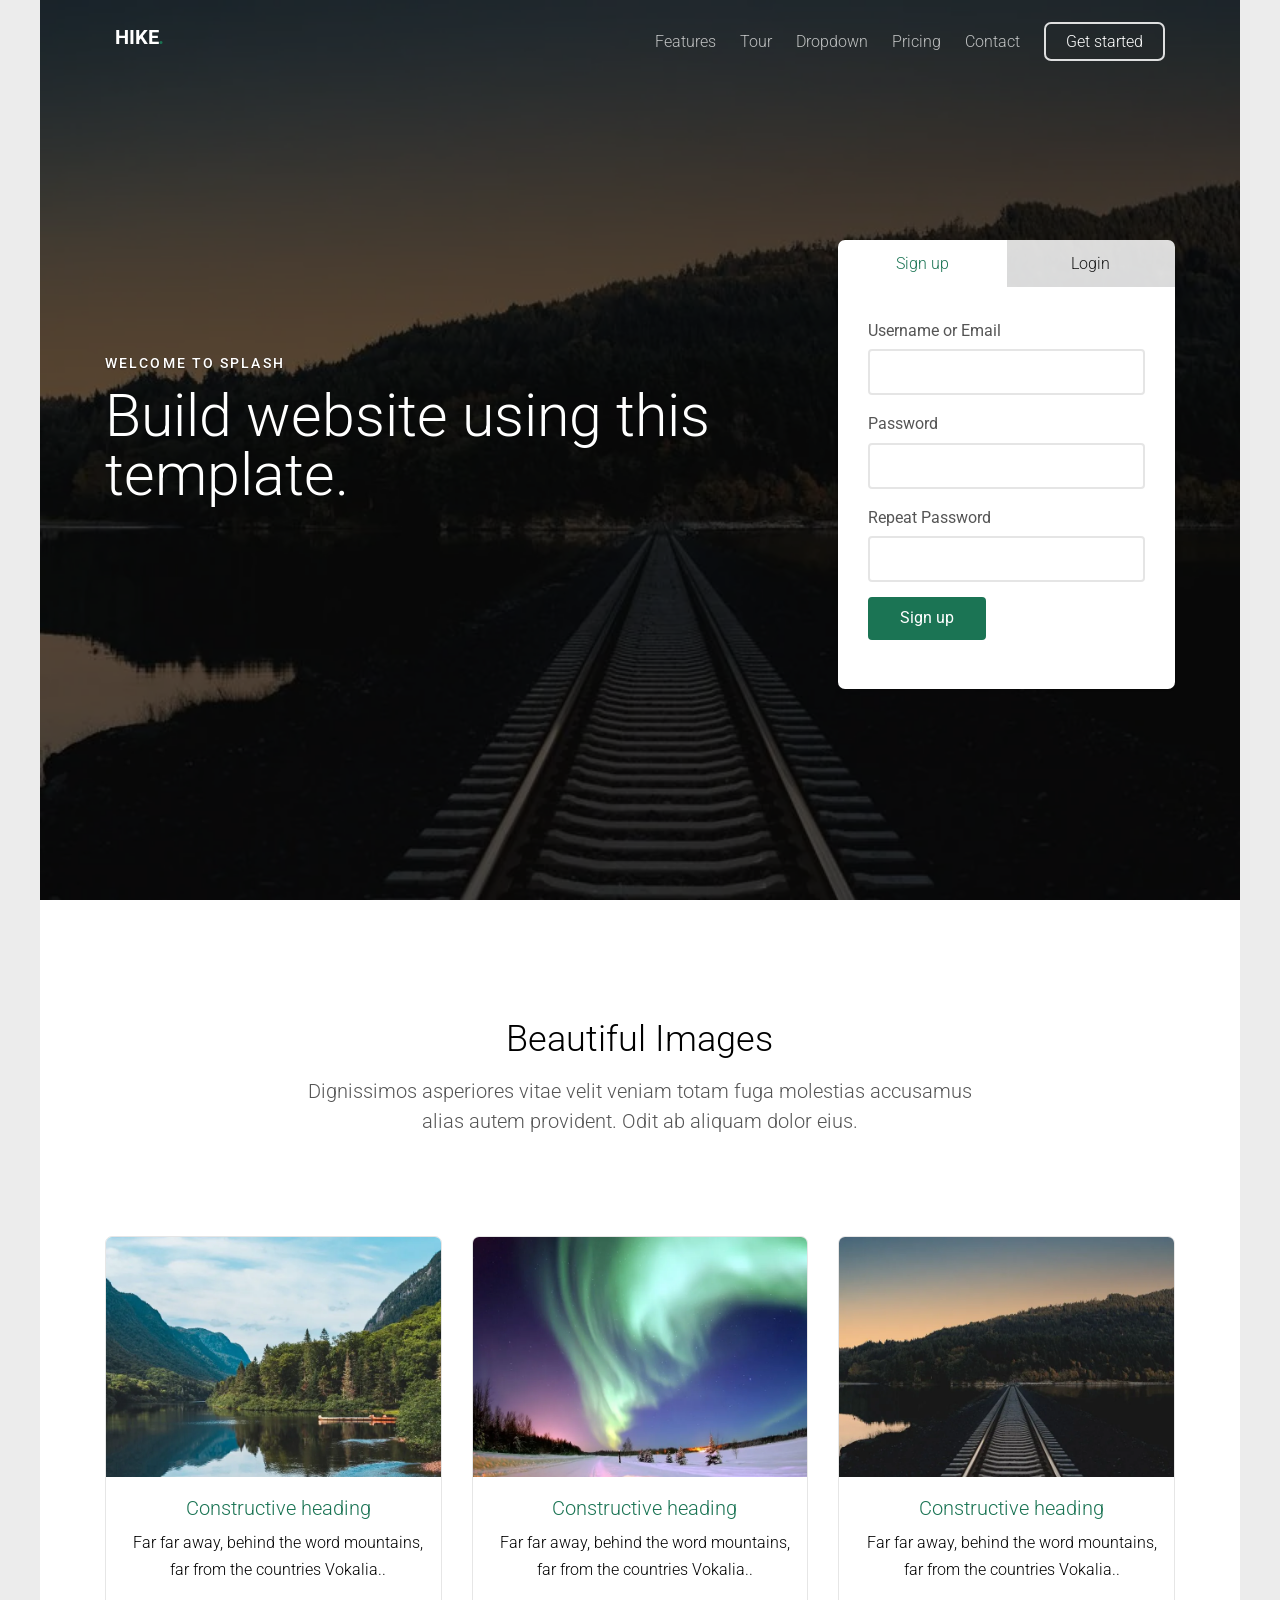
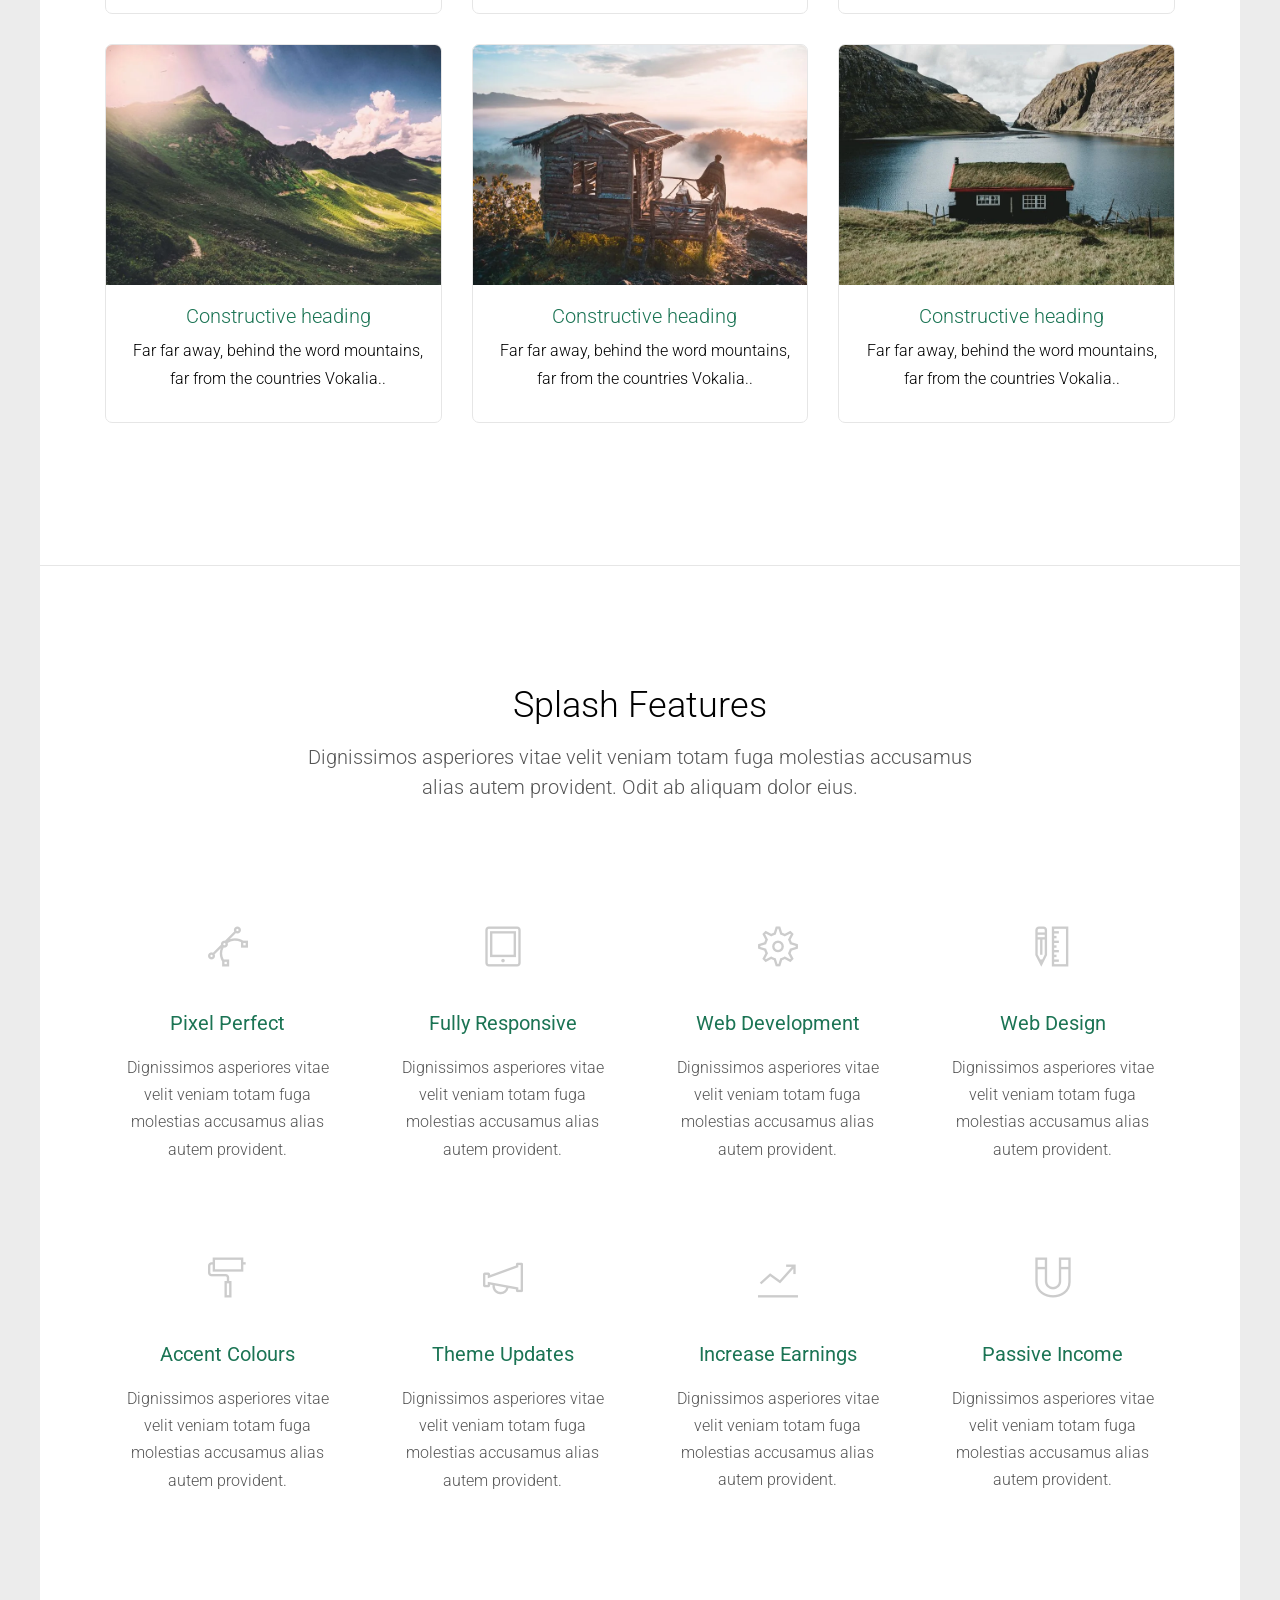
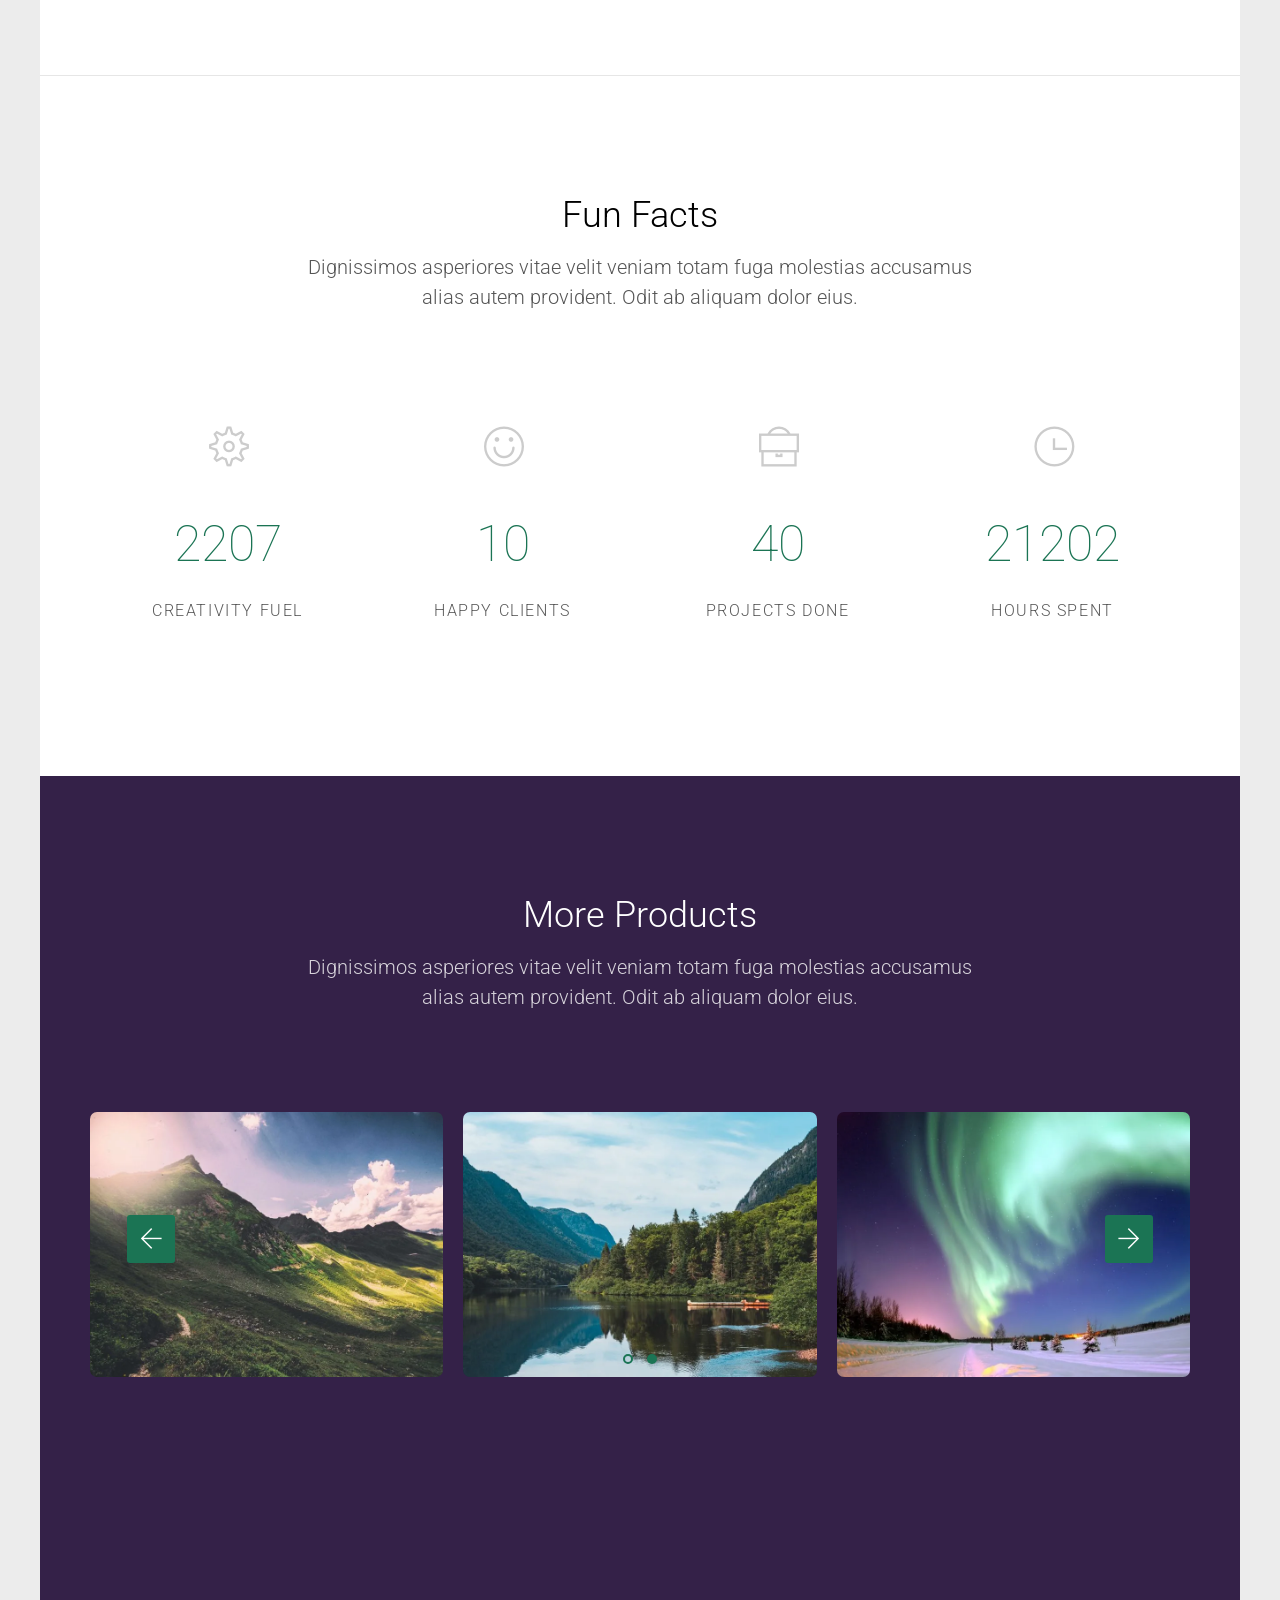
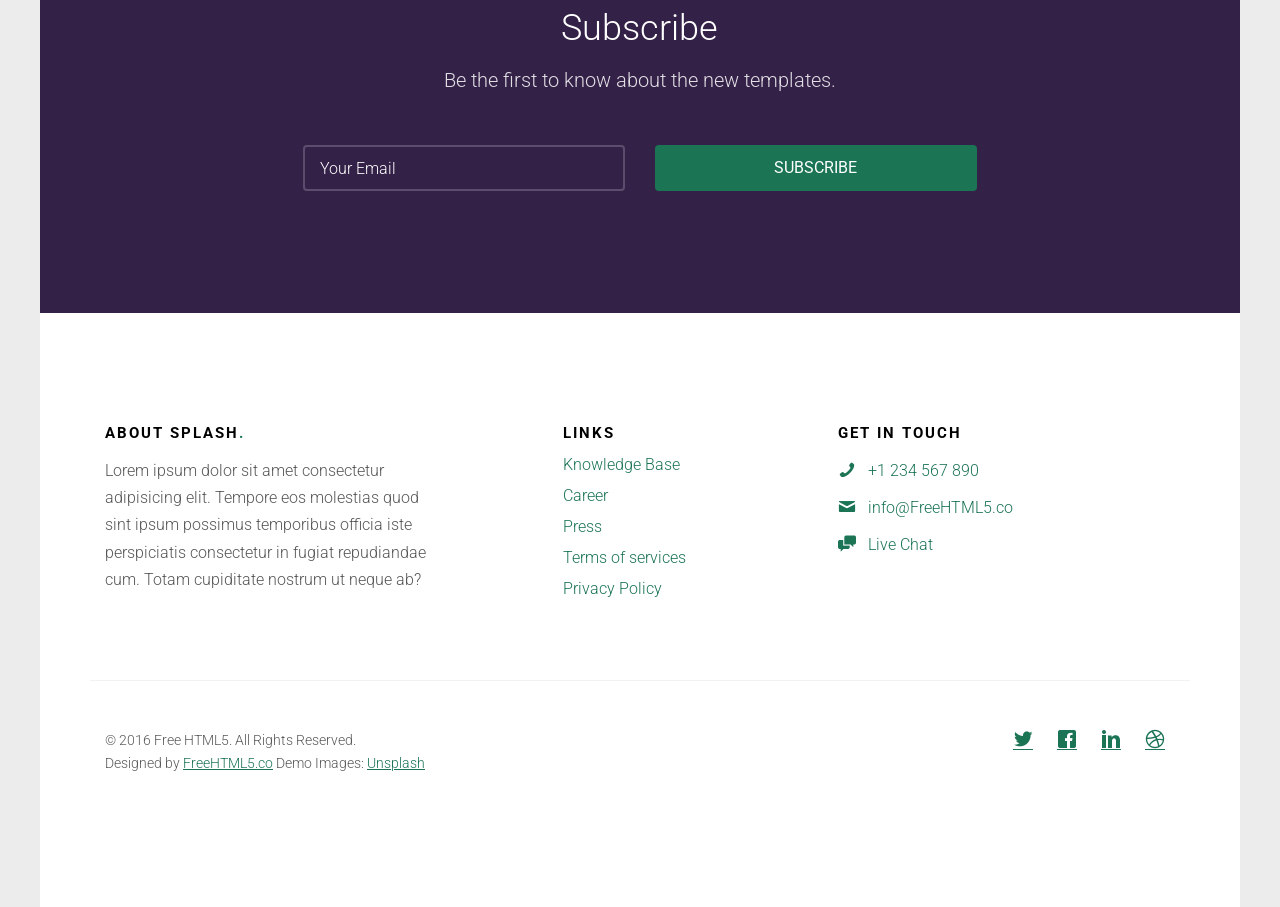
<file: index.html>
<!DOCTYPE HTML>
<html lang="en">
	<head>
	<meta charset="utf-8">
	<meta http-equiv="X-UA-Compatible" content="IE=edge">
	<title>Splash - Free Website Template, Free HTML5 Template by FreeHTML5.co</title>
	<meta name="viewport" content="width=device-width, initial-scale=1">
	<meta name="description" content="Free HTML5 Website Template by FreeHTML5.co" />
	<meta name="keywords" content="free website templates, free html5, free template, free bootstrap, free website template, html5, css3, mobile first, responsive" />
	<meta name="author" content="FreeHTML5.co" />


  	<!-- Facebook and Twitter integration -->
	<meta property="og:title" content=""/>
	<meta property="og:image" content=""/>
	<meta property="og:url" content=""/>
	<meta property="og:site_name" content=""/>
	<meta property="og:description" content=""/>
	<meta name="twitter:title" content="" />
	<meta name="twitter:image" content="" />
	<meta name="twitter:url" content="" />
	<meta name="twitter:card" content="" />

		<link rel="icon" type="image/png" href="favicon.png">
	<link rel="shortcut icon" href="favicon.ico">
	<meta name="theme-color" content="#1b7454">
	<!-- Google Fonts preconnect & async load -->
	<link rel="preconnect" href="https://fonts.googleapis.com">
	<link rel="preconnect" href="https://fonts.gstatic.com" crossorigin>
	<link rel="preload" as="style" href="https://fonts.googleapis.com/css?family=Roboto:300,400,700&display=swap">
	<link rel="stylesheet" href="https://fonts.googleapis.com/css?family=Roboto:300,400,700&display=swap" media="print" onload="this.media='all'">
	<noscript>
		<link rel="stylesheet" href="https://fonts.googleapis.com/css?family=Roboto:300,400,700&display=swap">
	</noscript>
	<!-- Preload LCP hero background image -->
	<link rel="preload" as="image" href="images/img_4-mobile.webp" media="(max-width: 768px)" fetchpriority="high" type="image/webp">
	<link rel="preload" as="image" href="images/img_4.webp" media="(min-width: 769px)" fetchpriority="high" type="image/webp">
	<!-- Optimized Bundle -->
	<style>@charset "UTF-8";html{font-family:sans-serif;-ms-text-size-adjust:100%;-webkit-text-size-adjust:100%}body{margin:0}article,aside,details,figcaption,figure,footer,header,hgroup,main,menu,nav,section,summary{display:block}audio,canvas,progress,video{display:inline-block;vertical-align:baseline}audio:not([controls]){display:none;height:0}[hidden],template{display:none}a{background-color:transparent}a:active,a:hover{outline:0}abbr[title]{border-bottom:1px dotted}b,strong{font-weight:bold}h1{font-size:2em;margin:0.67em 0}mark{background:#ff0;color:#000}small{font-size:80%}sup{font-size:75%;line-height:0;position:relative;vertical-align:baseline}sup{top:-0.5em}img{border:0}svg:not(:root){overflow:hidden}figure{margin:1em 40px}hr{box-sizing:content-box;height:0}code{font-family:monospace,monospace;font-size:1em}button,input,optgroup,select,textarea{color:inherit;font:inherit;margin:0}button{overflow:visible}button,select{text-transform:none}button,html input[type="button"],input[type="reset"],input[type="submit"]{-webkit-appearance:button;cursor:pointer}button[disabled],html input[disabled]{cursor:default}button::-moz-focus-inner,input::-moz-focus-inner{border:0;padding:0}input{line-height:normal}input[type="checkbox"],input[type="radio"]{box-sizing:border-box;padding:0}input[type="number"]::-webkit-inner-spin-button,input[type="number"]::-webkit-outer-spin-button{height:auto}input[type="search"]{-webkit-appearance:textfield;box-sizing:content-box}input[type="search"]::-webkit-search-cancel-button,input[type="search"]::-webkit-search-decoration{-webkit-appearance:none}fieldset{border:1px solid #c0c0c0;margin:0 2px;padding:0.35em 0.625em 0.75em}textarea{overflow:auto}optgroup{font-weight:bold}table{border-collapse:collapse;border-spacing:0}td,th{padding:0}@media print{*,*:before,*:after{background:transparent !important;color:#000 !important;box-shadow:none !important;text-shadow:none !important}a,a:visited{text-decoration:underline}a[href]:after{content:" (" attr(href) ")"}abbr[title]:after{content:" (" attr(title) ")"}thead{display:table-header-group}tr,img{page-break-inside:avoid}img{max-width:100% !important}p,h2,h3{orphans:3;widows:3}h2,h3{page-break-after:avoid}.label{border:1px solid #000}.table{border-collapse:collapse !important}.table td,.table th{background-color:#fff !important}}*{-webkit-box-sizing:border-box;-moz-box-sizing:border-box;box-sizing:border-box}*:before,*:after{-webkit-box-sizing:border-box;-moz-box-sizing:border-box;box-sizing:border-box}html{font-size:10px;-webkit-tap-highlight-color:transparent}body{font-family:"Helvetica Neue",Helvetica,Arial,sans-serif;font-size:14px;line-height:1.42857;color:#333333;background-color:#fff}input,button,select,textarea{font-family:inherit;font-size:inherit;line-height:inherit}a{color:#337ab7;text-decoration:none}a:hover,a:focus{color:#23527c;text-decoration:underline}a:focus{outline:thin dotted;outline:5px auto -webkit-focus-ring-color;outline-offset:-2px}figure{margin:0}img{vertical-align:middle}.img-responsive{display:block;max-width:100%;height:auto}hr{margin-top:20px;margin-bottom:20px;border:0;border-top:1px solid #eeeeee}.sr-only{position:absolute;width:1px;height:1px;margin:-1px;padding:0;overflow:hidden;clip:rect(0,0,0,0);border:0}[role="button"]{cursor:pointer}h1,h2,h3,h4,h5,h6,.h1,.h2,.h3,.h4,.h5,.h6{font-family:inherit;font-weight:500;line-height:1.1;color:inherit}h1 small,h1 .small,h2 small,h2 .small,h3 small,h3 .small,h4 small,h4 .small,h5 small,h5 .small,h6 small,h6 .small,.h1 small,.h1 .small,.h2 small,.h2 .small,.h3 small,.h3 .small,.h4 small,.h4 .small,.h5 small,.h5 .small,.h6 small,.h6 .small{font-weight:normal;line-height:1;color:#555555}h1,.h1,h2,.h2,h3,.h3{margin-top:20px;margin-bottom:10px}h1 small,h1 .small,.h1 small,.h1 .small,h2 small,h2 .small,.h2 small,.h2 .small,h3 small,h3 .small,.h3 small,.h3 .small{font-size:65%}h4,.h4,h5,.h5,h6,.h6{margin-top:10px;margin-bottom:10px}h4 small,h4 .small,.h4 small,.h4 .small,h5 small,h5 .small,.h5 small,.h5 .small,h6 small,h6 .small,.h6 small,.h6 .small{font-size:75%}h1,.h1{font-size:36px}h2,.h2{font-size:30px}h3,.h3{font-size:24px}h4,.h4{font-size:18px}h5,.h5{font-size:14px}h6,.h6{font-size:12px}p{margin:0 0 10px}small,.small{font-size:85%}mark,.mark{background-color:#fcf8e3;padding:0.2em}.text-left{text-align:left}.text-right{text-align:right}.text-center{text-align:center}ul,ol{margin-top:0;margin-bottom:10px}ul ul,ul ol,ol ul,ol ol{margin-bottom:0}abbr[title],abbr[data-original-title]{cursor:help;border-bottom:1px dotted #777777}address{margin-bottom:20px;font-style:normal;line-height:1.42857}code{font-family:Menlo,Monaco,Consolas,"Courier New",monospace}code{padding:2px 4px;font-size:90%;color:#c7254e;background-color:#f9f2f4;border-radius:4px}.container{margin-right:auto;margin-left:auto;padding-left:15px;padding-right:15px}.container:before,.container:after{content:" ";display:table}.container:after{clear:both}@media (min-width:768px){.container{width:750px}}@media (min-width:992px){.container{width:970px}}@media (min-width:1200px){.container{width:1170px}}.row{margin-left:-15px;margin-right:-15px}.row:before,.row:after{content:" ";display:table}.row:after{clear:both}.col-md-3,.col-sm-4,.col-md-4,.col-lg-4,.col-md-5,.col-sm-6,.col-md-6,.col-md-7,.col-xs-8,.col-md-8,.col-xs-12,.col-md-12{position:relative;min-height:1px;padding-left:15px;padding-right:15px}.col-xs-8,.col-xs-12{float:left}.col-xs-8{width:66.66667%}.col-xs-12{width:100%}@media (min-width:768px){.col-sm-4,.col-sm-6{float:left}.col-sm-4{width:33.33333%}.col-sm-6{width:50%}}@media (min-width:992px){.col-md-3,.col-md-4,.col-md-5,.col-md-6,.col-md-7,.col-md-8,.col-md-12{float:left}.col-md-3{width:25%}.col-md-4{width:33.33333%}.col-md-5{width:41.66667%}.col-md-6{width:50%}.col-md-7{width:58.33333%}.col-md-8{width:66.66667%}.col-md-12{width:100%}.col-md-push-1{left:8.33333%}.col-md-offset-0{margin-left:0%}.col-md-offset-2{margin-left:16.66667%}}@media (min-width:1200px){.col-lg-4{float:left}.col-lg-4{width:33.33333%}}table{background-color:transparent}caption{padding-top:8px;padding-bottom:8px;color:#555555;text-align:left}th{text-align:left}.table{width:100%;max-width:100%;margin-bottom:20px}.table>thead>tr>th,.table>thead>tr>td,.table>tbody>tr>th,.table>tbody>tr>td,.table>tfoot>tr>th,.table>tfoot>tr>td{padding:8px;line-height:1.42857;vertical-align:top;border-top:1px solid #ddd}.table>thead>tr>th{vertical-align:bottom;border-bottom:2px solid #ddd}.table>caption + thead>tr:first-child>th,.table>caption + thead>tr:first-child>td,.table>colgroup + thead>tr:first-child>th,.table>colgroup + thead>tr:first-child>td,.table>thead:first-child>tr:first-child>th,.table>thead:first-child>tr:first-child>td{border-top:0}.table>tbody + tbody{border-top:2px solid #ddd}.table .table{background-color:#fff}table col[class*="col-"]{position:static;float:none;display:table-column}table td[class*="col-"],table th[class*="col-"]{position:static;float:none;display:table-cell}.table>thead>tr>td.active,.table>thead>tr>th.active,.table>thead>tr.active>td,.table>thead>tr.active>th,.table>tbody>tr>td.active,.table>tbody>tr>th.active,.table>tbody>tr.active>td,.table>tbody>tr.active>th,.table>tfoot>tr>td.active,.table>tfoot>tr>th.active,.table>tfoot>tr.active>td,.table>tfoot>tr.active>th{background-color:#f5f5f5}.table>thead>tr>td.success,.table>thead>tr>th.success,.table>thead>tr.success>td,.table>thead>tr.success>th,.table>tbody>tr>td.success,.table>tbody>tr>th.success,.table>tbody>tr.success>td,.table>tbody>tr.success>th,.table>tfoot>tr>td.success,.table>tfoot>tr>th.success,.table>tfoot>tr.success>td,.table>tfoot>tr.success>th{background-color:#dff0d8}.table>thead>tr>td.info,.table>thead>tr>th.info,.table>thead>tr.info>td,.table>thead>tr.info>th,.table>tbody>tr>td.info,.table>tbody>tr>th.info,.table>tbody>tr.info>td,.table>tbody>tr.info>th,.table>tfoot>tr>td.info,.table>tfoot>tr>th.info,.table>tfoot>tr.info>td,.table>tfoot>tr.info>th{background-color:#d9edf7}fieldset{padding:0;margin:0;border:0;min-width:0}label{display:inline-block;max-width:100%;margin-bottom:5px;font-weight:bold;color:#555555}input[type="search"]{-webkit-box-sizing:border-box;-moz-box-sizing:border-box;box-sizing:border-box}input[type="radio"],input[type="checkbox"]{margin:4px 0 0;margin-top:1px \9;line-height:normal}input[type="file"]{display:block}input[type="range"]{display:block;width:100%}select[multiple],select[size]{height:auto}input[type="file"]:focus,input[type="radio"]:focus,input[type="checkbox"]:focus{outline:thin dotted;outline:5px auto -webkit-focus-ring-color;outline-offset:-2px}output{display:block;padding-top:11px;font-size:14px;line-height:1.42857;color:#555555}.form-control{display:block;width:100%;height:42px;padding:10px 20px;font-size:14px;line-height:1.42857;color:#555555;background-color:#fff;background-image:none;border:1px solid #ccc;border-radius:4px;-webkit-box-shadow:inset 0 1px 1px rgba(0,0,0,0.075);box-shadow:inset 0 1px 1px rgba(0,0,0,0.075);-webkit-transition:border-color ease-in-out 0.15s,box-shadow ease-in-out 0.15s;-o-transition:border-color ease-in-out 0.15s,box-shadow ease-in-out 0.15s;transition:border-color ease-in-out 0.15s,box-shadow ease-in-out 0.15s}.form-control:focus{border-color:#66afe9;outline:0;-webkit-box-shadow:inset 0 1px 1px rgba(0,0,0,0.075),0 0 8px rgba(102,175,233,0.6);box-shadow:inset 0 1px 1px rgba(0,0,0,0.075),0 0 8px rgba(102,175,233,0.6)}.form-control::-moz-placeholder{color:#999;opacity:1}.form-control:-ms-input-placeholder{color:#999}.form-control::-webkit-input-placeholder{color:#999}.form-control[disabled],.form-control[readonly],fieldset[disabled] .form-control{background-color:#eeeeee;opacity:1}.form-control[disabled],fieldset[disabled] .form-control{cursor:not-allowed}textarea.form-control{height:auto}input[type="search"]{-webkit-appearance:none}@media screen and (-webkit-min-device-pixel-ratio:0){input[type="date"].form-control,input[type="time"].form-control,input[type="datetime-local"].form-control,input[type="month"].form-control{line-height:42px}}.form-group{margin-bottom:15px}.radio,.checkbox{position:relative;display:block;margin-top:10px;margin-bottom:10px}.radio label,.checkbox label{min-height:20px;padding-left:20px;margin-bottom:0;font-weight:normal;cursor:pointer}.radio input[type="radio"],.checkbox input[type="checkbox"]{position:absolute;margin-left:-20px;margin-top:4px \9}.radio + .radio,.checkbox + .checkbox{margin-top:-5px}input[type="radio"][disabled],input[type="radio"].disabled,fieldset[disabled] input[type="radio"],input[type="checkbox"][disabled],input[type="checkbox"].disabled,fieldset[disabled] input[type="checkbox"]{cursor:not-allowed}.radio.disabled label,fieldset[disabled] .radio label,.checkbox.disabled label,fieldset[disabled] .checkbox label{cursor:not-allowed}@media (min-width:768px){.form-inline .form-group{display:inline-block;margin-bottom:0;vertical-align:middle}.form-inline .form-control{display:inline-block;width:auto;vertical-align:middle}.form-inline .radio,.form-inline .checkbox{display:inline-block;margin-top:0;margin-bottom:0;vertical-align:middle}.form-inline .radio label,.form-inline .checkbox label{padding-left:0}.form-inline .radio input[type="radio"],.form-inline .checkbox input[type="checkbox"]{position:relative;margin-left:0}}.btn{display:inline-block;margin-bottom:0;font-weight:normal;text-align:center;vertical-align:middle;touch-action:manipulation;cursor:pointer;background-image:none;border:1px solid transparent;white-space:nowrap;padding:10px 20px;font-size:14px;line-height:1.42857;border-radius:4px;-webkit-user-select:none;-moz-user-select:none;-ms-user-select:none;user-select:none}.btn:focus,.btn.focus,.btn:active:focus,.btn:active.focus,.btn.active:focus,.btn.active.focus{outline:thin dotted;outline:5px auto -webkit-focus-ring-color;outline-offset:-2px}.btn:hover,.btn:focus,.btn.focus{color:#333;text-decoration:none}.btn:active,.btn.active{outline:0;background-image:none;-webkit-box-shadow:inset 0 3px 5px rgba(0,0,0,0.125);box-shadow:inset 0 3px 5px rgba(0,0,0,0.125)}.btn.disabled,.btn[disabled],fieldset[disabled] .btn{cursor:not-allowed;opacity:0.65;filter:alpha(opacity=65);-webkit-box-shadow:none;box-shadow:none}a.btn.disabled,fieldset[disabled] a.btn{pointer-events:none}.btn-default{color:#333;background-color:#fff;border-color:#ccc}.btn-default:focus,.btn-default.focus{color:#333;background-color:#e6e6e6;border-color:#8c8c8c}.btn-default:hover{color:#333;background-color:#e6e6e6;border-color:#adadad}.btn-default:active,.btn-default.active{color:#333;background-color:#e6e6e6;border-color:#adadad}.btn-default:active:hover,.btn-default:active:focus,.btn-default:active.focus,.btn-default.active:hover,.btn-default.active:focus,.btn-default.active.focus{color:#333;background-color:#d4d4d4;border-color:#8c8c8c}.btn-default:active,.btn-default.active{background-image:none}.btn-default.disabled,.btn-default.disabled:hover,.btn-default.disabled:focus,.btn-default.disabled.focus,.btn-default.disabled:active,.btn-default.disabled.active,.btn-default[disabled],.btn-default[disabled]:hover,.btn-default[disabled]:focus,.btn-default[disabled].focus,.btn-default[disabled]:active,.btn-default[disabled].active,fieldset[disabled] .btn-default,fieldset[disabled] .btn-default:hover,fieldset[disabled] .btn-default:focus,fieldset[disabled] .btn-default.focus,fieldset[disabled] .btn-default:active,fieldset[disabled] .btn-default.active{background-color:#fff;border-color:#ccc}.btn-primary{color:#fff;background-color:#337ab7;border-color:#2e6da4}.btn-primary:focus,.btn-primary.focus{color:#fff;background-color:#286090;border-color:#122b40}.btn-primary:hover{color:#fff;background-color:#286090;border-color:#204d74}.btn-primary:active,.btn-primary.active{color:#fff;background-color:#286090;border-color:#204d74}.btn-primary:active:hover,.btn-primary:active:focus,.btn-primary:active.focus,.btn-primary.active:hover,.btn-primary.active:focus,.btn-primary.active.focus{color:#fff;background-color:#204d74;border-color:#122b40}.btn-primary:active,.btn-primary.active{background-image:none}.btn-primary.disabled,.btn-primary.disabled:hover,.btn-primary.disabled:focus,.btn-primary.disabled.focus,.btn-primary.disabled:active,.btn-primary.disabled.active,.btn-primary[disabled],.btn-primary[disabled]:hover,.btn-primary[disabled]:focus,.btn-primary[disabled].focus,.btn-primary[disabled]:active,.btn-primary[disabled].active,fieldset[disabled] .btn-primary,fieldset[disabled] .btn-primary:hover,fieldset[disabled] .btn-primary:focus,fieldset[disabled] .btn-primary.focus,fieldset[disabled] .btn-primary:active,fieldset[disabled] .btn-primary.active{background-color:#337ab7;border-color:#2e6da4}.btn-sm{padding:5px 20px;font-size:12px;line-height:1.5;border-radius:3px}.btn-block{display:block;width:100%}.btn-block + .btn-block{margin-top:5px}input[type="submit"].btn-block,input[type="reset"].btn-block,input[type="button"].btn-block{width:100%}.fade{opacity:0;-webkit-transition:opacity 0.15s linear;-o-transition:opacity 0.15s linear;transition:opacity 0.15s linear}.fade.in{opacity:1}.collapse{display:none}.collapse.in{display:block}tr.collapse.in{display:table-row}tbody.collapse.in{display:table-row-group}.collapsing{position:relative;height:0;overflow:hidden;-webkit-transition-property:height,visibility;transition-property:height,visibility;-webkit-transition-duration:0.35s;transition-duration:0.35s;-webkit-transition-timing-function:ease;transition-timing-function:ease}.dropdown{position:relative}.dropdown-menu{position:absolute;top:100%;left:0;z-index:1000;display:none;float:left;min-width:160px;padding:5px 0;margin:2px 0 0;list-style:none;font-size:14px;text-align:left;background-color:#fff;border:1px solid #ccc;border:1px solid rgba(0,0,0,0.15);border-radius:4px;-webkit-box-shadow:0 6px 12px rgba(0,0,0,0.175);box-shadow:0 6px 12px rgba(0,0,0,0.175);background-clip:padding-box}.dropdown-menu.pull-right{right:0;left:auto}.dropdown-menu>li>a{display:block;padding:3px 20px;clear:both;font-weight:normal;line-height:1.42857;color:#333333;white-space:nowrap}.dropdown-menu>li>a:hover,.dropdown-menu>li>a:focus{text-decoration:none;color:#262626;background-color:#f5f5f5}.dropdown-menu>.active>a,.dropdown-menu>.active>a:hover,.dropdown-menu>.active>a:focus{color:#fff;text-decoration:none;outline:0;background-color:#337ab7}.dropdown-menu>.disabled>a,.dropdown-menu>.disabled>a:hover,.dropdown-menu>.disabled>a:focus{color:#555555}.dropdown-menu>.disabled>a:hover,.dropdown-menu>.disabled>a:focus{text-decoration:none;background-color:transparent;background-image:none;filter:progid:DXImageTransform.Microsoft.gradient(enabled = false);cursor:not-allowed}.open>.dropdown-menu{display:block}.open>a{outline:0}.dropdown-backdrop{position:fixed;left:0;right:0;bottom:0;top:0;z-index:990}.pull-right>.dropdown-menu{right:0;left:auto}[data-toggle="buttons"]>.btn input[type="radio"],[data-toggle="buttons"]>.btn input[type="checkbox"]{position:absolute;clip:rect(0,0,0,0);pointer-events:none}.nav{margin-bottom:0;padding-left:0;list-style:none}.nav:before,.nav:after{content:" ";display:table}.nav:after{clear:both}.nav>li{position:relative;display:block}.nav>li>a{position:relative;display:block;padding:10px 15px}.nav>li>a:hover,.nav>li>a:focus{text-decoration:none;background-color:#eeeeee}.nav>li.disabled>a{color:#555555}.nav>li.disabled>a:hover,.nav>li.disabled>a:focus{color:#555555;text-decoration:none;background-color:transparent;cursor:not-allowed}.nav .open>a,.nav .open>a:hover,.nav .open>a:focus{background-color:#eeeeee;border-color:#337ab7}.nav>li>a>img{max-width:none}.tab-content>.active{display:block}.navbar-nav{margin:8.75px -15px}.navbar-nav>li>a{padding-top:10px;padding-bottom:10px;line-height:20px}@media (max-width:767px){.navbar-nav .open .dropdown-menu{position:static;float:none;width:auto;margin-top:0;background-color:transparent;border:0;box-shadow:none}.navbar-nav .open .dropdown-menu>li>a{padding:5px 15px 5px 25px}.navbar-nav .open .dropdown-menu>li>a{line-height:20px}.navbar-nav .open .dropdown-menu>li>a:hover,.navbar-nav .open .dropdown-menu>li>a:focus{background-image:none}}@media (min-width:768px){.navbar-nav{float:left;margin:0}.navbar-nav>li{float:left}.navbar-nav>li>a{padding-top:17.5px;padding-bottom:17.5px}}.navbar-nav>li>.dropdown-menu{margin-top:0;border-top-right-radius:0;border-top-left-radius:0}.label{display:inline;padding:0.2em 0.6em 0.3em;font-size:75%;font-weight:bold;line-height:1;color:#fff;text-align:center;white-space:nowrap;vertical-align:baseline;border-radius:0.25em}.label:empty{display:none}.btn .label{position:relative;top:-1px}a.label:hover,a.label:focus{color:#fff;text-decoration:none;cursor:pointer}.thumbnail{display:block;padding:4px;margin-bottom:20px;line-height:1.42857;background-color:#fff;border:1px solid #ddd;border-radius:4px;-webkit-transition:border 0.2s ease-in-out;-o-transition:border 0.2s ease-in-out;transition:border 0.2s ease-in-out}.thumbnail>img,.thumbnail a>img{display:block;max-width:100%;height:auto;margin-left:auto;margin-right:auto}.thumbnail .caption{padding:9px;color:#333333}a.thumbnail:hover,a.thumbnail:focus,a.thumbnail.active{border-color:#337ab7}.alert{padding:15px;margin-bottom:20px;border:1px solid transparent;border-radius:4px}.alert h4{margin-top:0;color:inherit}.alert>p,.alert>ul{margin-bottom:0}.alert>p + p{margin-top:5px}.progress{overflow:hidden;height:20px;margin-bottom:20px;background-color:#f5f5f5;border-radius:4px;-webkit-box-shadow:inset 0 1px 2px rgba(0,0,0,0.1);box-shadow:inset 0 1px 2px rgba(0,0,0,0.1)}.media{margin-top:15px}.media:first-child{margin-top:0}.media{zoom:1;overflow:hidden}.media>.pull-right{padding-left:10px}.media>.pull-left{padding-right:10px}.panel{margin-bottom:20px;background-color:#fff;border:1px solid transparent;border-radius:4px;-webkit-box-shadow:0 1px 1px rgba(0,0,0,0.05);box-shadow:0 1px 1px rgba(0,0,0,0.05)}.panel>.table{margin-bottom:0}.panel>.table caption{padding-left:15px;padding-right:15px}.panel>.table:first-child{border-top-right-radius:3px;border-top-left-radius:3px}.panel>.table:first-child>thead:first-child>tr:first-child,.panel>.table:first-child>tbody:first-child>tr:first-child{border-top-left-radius:3px;border-top-right-radius:3px}.panel>.table:first-child>thead:first-child>tr:first-child td:first-child,.panel>.table:first-child>thead:first-child>tr:first-child th:first-child,.panel>.table:first-child>tbody:first-child>tr:first-child td:first-child,.panel>.table:first-child>tbody:first-child>tr:first-child th:first-child{border-top-left-radius:3px}.panel>.table:first-child>thead:first-child>tr:first-child td:last-child,.panel>.table:first-child>thead:first-child>tr:first-child th:last-child,.panel>.table:first-child>tbody:first-child>tr:first-child td:last-child,.panel>.table:first-child>tbody:first-child>tr:first-child th:last-child{border-top-right-radius:3px}.panel>.table:last-child{border-bottom-right-radius:3px;border-bottom-left-radius:3px}.panel>.table:last-child>tbody:last-child>tr:last-child,.panel>.table:last-child>tfoot:last-child>tr:last-child{border-bottom-left-radius:3px;border-bottom-right-radius:3px}.panel>.table:last-child>tbody:last-child>tr:last-child td:first-child,.panel>.table:last-child>tbody:last-child>tr:last-child th:first-child,.panel>.table:last-child>tfoot:last-child>tr:last-child td:first-child,.panel>.table:last-child>tfoot:last-child>tr:last-child th:first-child{border-bottom-left-radius:3px}.panel>.table:last-child>tbody:last-child>tr:last-child td:last-child,.panel>.table:last-child>tbody:last-child>tr:last-child th:last-child,.panel>.table:last-child>tfoot:last-child>tr:last-child td:last-child,.panel>.table:last-child>tfoot:last-child>tr:last-child th:last-child{border-bottom-right-radius:3px}.panel>.table>tbody:first-child>tr:first-child th,.panel>.table>tbody:first-child>tr:first-child td{border-top:0}.close{float:right;font-size:21px;font-weight:bold;line-height:1;color:#000;text-shadow:0 1px 0 #fff;opacity:0.2;filter:alpha(opacity=20)}.close:hover,.close:focus{color:#000;text-decoration:none;cursor:pointer;opacity:0.5;filter:alpha(opacity=50)}button.close{padding:0;cursor:pointer;background:transparent;border:0;-webkit-appearance:none}.modal-open{overflow:hidden}.modal{display:none;overflow:hidden;position:fixed;top:0;right:0;bottom:0;left:0;z-index:1050;-webkit-overflow-scrolling:touch;outline:0}.modal.fade .modal-dialog{-webkit-transform:translate(0,-25%);-ms-transform:translate(0,-25%);-o-transform:translate(0,-25%);transform:translate(0,-25%);-webkit-transition:-webkit-transform 0.3s ease-out;-moz-transition:-moz-transform 0.3s ease-out;-o-transition:-o-transform 0.3s ease-out;transition:transform 0.3s ease-out}.modal.in .modal-dialog{-webkit-transform:translate(0,0);-ms-transform:translate(0,0);-o-transform:translate(0,0);transform:translate(0,0)}.modal-open .modal{overflow-x:hidden;overflow-y:auto}.modal-dialog{position:relative;width:auto;margin:10px}.modal-content{position:relative;background-color:#fff;border:1px solid #999;border:1px solid rgba(0,0,0,0.2);border-radius:6px;-webkit-box-shadow:0 3px 9px rgba(0,0,0,0.65);box-shadow:0 3px 9px rgba(0,0,0,0.65);background-clip:padding-box;outline:0}.modal-backdrop{position:fixed;top:0;right:0;bottom:0;left:0;z-index:1040;background-color:#000}.modal-backdrop.fade{opacity:0;filter:alpha(opacity=0)}.modal-backdrop.in{opacity:0.5;filter:alpha(opacity=50)}.modal-scrollbar-measure{position:absolute;top:-9999px;width:50px;height:50px;overflow:scroll}@media (min-width:768px){.modal-dialog{width:600px;margin:30px auto}.modal-content{-webkit-box-shadow:0 5px 15px rgba(0,0,0,0.65);box-shadow:0 5px 15px rgba(0,0,0,0.65)}}.tooltip{position:absolute;z-index:1070;display:block;font-family:"Helvetica Neue",Helvetica,Arial,sans-serif;font-style:normal;font-weight:normal;letter-spacing:normal;line-break:auto;line-height:1.42857;text-align:left;text-align:start;text-decoration:none;text-shadow:none;text-transform:none;white-space:normal;word-break:normal;word-spacing:normal;word-wrap:normal;font-size:12px;opacity:0;filter:alpha(opacity=0)}.tooltip.in{opacity:0.9;filter:alpha(opacity=90)}.tooltip.top{margin-top:-3px;padding:5px 0}.tooltip.right{margin-left:3px;padding:0 5px}.tooltip.bottom{margin-top:3px;padding:5px 0}.tooltip.left{margin-left:-3px;padding:0 5px}.tooltip-inner{max-width:200px;padding:3px 8px;color:#fff;text-align:center;background-color:#000;border-radius:4px}.tooltip-arrow{position:absolute;width:0;height:0;border-color:transparent;border-style:solid}.tooltip.top .tooltip-arrow{bottom:0;left:50%;margin-left:-5px;border-width:5px 5px 0;border-top-color:#000}.tooltip.right .tooltip-arrow{top:50%;left:0;margin-top:-5px;border-width:5px 5px 5px 0;border-right-color:#000}.tooltip.left .tooltip-arrow{top:50%;right:0;margin-top:-5px;border-width:5px 0 5px 5px;border-left-color:#000}.tooltip.bottom .tooltip-arrow{top:0;left:50%;margin-left:-5px;border-width:0 5px 5px;border-bottom-color:#000}.popover{position:absolute;top:0;left:0;z-index:1060;display:none;max-width:276px;padding:1px;font-family:"Helvetica Neue",Helvetica,Arial,sans-serif;font-style:normal;font-weight:normal;letter-spacing:normal;line-break:auto;line-height:1.42857;text-align:left;text-align:start;text-decoration:none;text-shadow:none;text-transform:none;white-space:normal;word-break:normal;word-spacing:normal;word-wrap:normal;font-size:14px;background-color:#fff;background-clip:padding-box;border:1px solid #ccc;border:1px solid rgba(0,0,0,0.2);border-radius:6px;-webkit-box-shadow:0 5px 10px rgba(0,0,0,0.2);box-shadow:0 5px 10px rgba(0,0,0,0.2)}.popover.top{margin-top:-10px}.popover.right{margin-left:10px}.popover.bottom{margin-top:10px}.popover.left{margin-left:-10px}.popover-title{margin:0;padding:8px 14px;font-size:14px;background-color:#f7f7f7;border-bottom:1px solid #ebebeb;border-radius:5px 5px 0 0}.popover-content{padding:9px 14px}.popover>.arrow,.popover>.arrow:after{position:absolute;display:block;width:0;height:0;border-color:transparent;border-style:solid}.popover>.arrow{border-width:11px}.popover>.arrow:after{border-width:10px;content:""}.popover.top>.arrow{left:50%;margin-left:-11px;border-bottom-width:0;border-top-color:#999999;border-top-color:rgba(0,0,0,0.25);bottom:-11px}.popover.top>.arrow:after{content:" ";bottom:1px;margin-left:-10px;border-bottom-width:0;border-top-color:#fff}.popover.right>.arrow{top:50%;left:-11px;margin-top:-11px;border-left-width:0;border-right-color:#999999;border-right-color:rgba(0,0,0,0.25)}.popover.right>.arrow:after{content:" ";left:1px;bottom:-10px;border-left-width:0;border-right-color:#fff}.popover.bottom>.arrow{left:50%;margin-left:-11px;border-top-width:0;border-bottom-color:#999999;border-bottom-color:rgba(0,0,0,0.25);top:-11px}.popover.bottom>.arrow:after{content:" ";top:1px;margin-left:-10px;border-top-width:0;border-bottom-color:#fff}.popover.left>.arrow{top:50%;right:-11px;margin-top:-11px;border-right-width:0;border-left-color:#999999;border-left-color:rgba(0,0,0,0.25)}.popover.left>.arrow:after{content:" ";right:1px;border-right-width:0;border-left-color:#fff;bottom:-10px}.carousel{position:relative}.carousel-indicators{position:absolute;bottom:10px;left:50%;z-index:15;width:60%;margin-left:-30%;padding-left:0;list-style:none;text-align:center}.carousel-indicators li{display:inline-block;width:10px;height:10px;margin:1px;text-indent:-999px;border:1px solid #fff;border-radius:10px;cursor:pointer;background-color:#000 \9;background-color:transparent}.carousel-indicators .active{margin:0;width:12px;height:12px;background-color:#fff}@media screen and (min-width:768px){.carousel-indicators{bottom:20px}}.pull-right{float:right !important}.pull-left{float:left !important}.hide{display:none !important}.show{display:block !important}.hidden{display:none !important}.affix{position:fixed}@-ms-viewport{width:device-width}@charset "UTF-8";.animated{-webkit-animation-duration:1s;animation-duration:1s;-webkit-animation-fill-mode:both;animation-fill-mode:both}.animated-fast{-webkit-animation-duration:0.5s;animation-duration:0.5s;-webkit-animation-fill-mode:both;animation-fill-mode:both}.swing{-webkit-transform-origin:top center;transform-origin:top center;-webkit-animation-name:swing;animation-name:swing}@-webkit-keyframes fadeIn{from{opacity:0;-ms-transform:scale(0.95);-webkit-transform:scale(0.95);transform:scale(0.95)}to{opacity:1;-ms-transform:scale(1);-webkit-transform:scale(1);transform:scale(1)}}@keyframes fadeIn{from{opacity:0;-ms-transform:scale(0.95);-webkit-transform:scale(0.95);transform:scale(0.95)}to{opacity:1;-ms-transform:scale(1);-webkit-transform:scale(1);transform:scale(1)}}.fadeIn{-webkit-animation-name:fadeIn;animation-name:fadeIn}@-webkit-keyframes fadeInLeft{from{opacity:0;-webkit-transform:translate3d(-50px,0,0);transform:translate3d(-50px,0,0)}to{opacity:1;-webkit-transform:none;transform:none}}@keyframes fadeInLeft{from{opacity:0;-webkit-transform:translate3d(-50px,0,0);transform:translate3d(-50px,0,0)}to{opacity:1;-webkit-transform:none;transform:none}}.fadeInLeft{-webkit-animation-name:fadeInLeft;animation-name:fadeInLeft}@-webkit-keyframes fadeInRight{from{opacity:0;-webkit-transform:translate3d(50px,0,0);transform:translate3d(50px,0,0)}to{opacity:1;-webkit-transform:none;transform:none}}@keyframes fadeInRight{from{opacity:0;-webkit-transform:translate3d(50px,0,0);transform:translate3d(50px,0,0)}to{opacity:1;-webkit-transform:none;transform:none}}.fadeInRight{-webkit-animation-name:fadeInRight;animation-name:fadeInRight}@-webkit-keyframes fadeInUp{from{opacity:0;visibility:hidden;-webkit-transform:translate3d(0,40px,0);transform:translate3d(0,40px,0)}to{opacity:1;-webkit-transform:none;transform:none}}@keyframes fadeInUp{from{opacity:0;visibility:hidden;-webkit-transform:translate3d(0,40px,0);transform:translate3d(0,40px,0)}to{visibility:visible;opacity:1;-webkit-transform:none;transform:none}}.fadeInUp{-webkit-animation-name:fadeInUp;animation-name:fadeInUp}.fadeInUpMenu{-webkit-animation-name:fadeInUpMenu;animation-name:fadeInUpMenu}.fadeOut{-webkit-animation-name:fadeOut;animation-name:fadeOut}@font-face{font-family:'icomoon';src:url('fonts/icomoon/icomoon.eot?6iuir');src:url('fonts/icomoon/icomoon.eot?6iuir#iefix') format('embedded-opentype'),url('fonts/icomoon/icomoon.ttf?6iuir') format('truetype'),url('fonts/icomoon/icomoon.woff?6iuir') format('woff'),url('fonts/icomoon/icomoon.svg?6iuir#icomoon') format('svg');font-weight:normal;font-style:normal;font-display:swap}[class^="icon-"],[class*=" icon-"]{font-family:'icomoon' !important;speak:none;font-style:normal;font-display:swap;font-weight:normal;font-variant:normal;text-transform:none;line-height:1;-webkit-font-smoothing:antialiased;-moz-osx-font-smoothing:grayscale}.icon-arrow-up:before{content:"\e096"}.icon-check:before{content:"\e116"}.icon-chat:before{content:"\e97c"}.icon-mail2:before{content:"\e9da"}.icon-phone:before{content:"\e9f4"}.icon-dribbble:before{content:"\ea65"}.icon-facebook:before{content:"\ea67"}.icon-linkedin:before{content:"\ea73"}.icon-twitter:before{content:"\ea7c"}@font-face{font-family:'themify';src:url('fonts/themify-icons/themify.eot?-fvbane');src:url('fonts/themify-icons/themify.eot?#iefix-fvbane') format('embedded-opentype'),url('fonts/themify-icons/themify.woff?-fvbane') format('woff'),url('fonts/themify-icons/themify.ttf?-fvbane') format('truetype'),url('fonts/themify-icons/themify.svg?-fvbane#themify') format('svg');font-weight:normal;font-style:normal;font-display:swap}[class^="ti-"],[class*=" ti-"]{font-family:'themify';speak:none;font-style:normal;font-display:swap;font-weight:normal;font-variant:normal;text-transform:none;line-height:1;-webkit-font-smoothing:antialiased;-moz-osx-font-smoothing:grayscale}.ti-tablet:before{content:"\e609"}.ti-settings:before{content:"\e60f"}.ti-ruler-pencil:before{content:"\e615"}.ti-plus:before{content:"\e61a"}.ti-paint-roller:before{content:"\e61e"}.ti-arrow-right:before{content:"\e628"}.ti-arrow-left:before{content:"\e629"}.ti-layers-alt:before{content:"\e630"}.ti-key:before{content:"\e631"}.ti-image:before{content:"\e633"}.ti-heart:before{content:"\e634"}.ti-announcement:before{content:"\e64f"}.ti-briefcase:before{content:"\e651"}.ti-stats-up:before{content:"\e673"}.ti-infinite:before{content:"\e698"}.ti-vector:before{content:"\e6d0"}.ti-magnet:before{content:"\e6e4"}.ti-face-smile:before{content:"\e71f"}.ti-credit-card:before{content:"\e721"}.ti-time:before{content:"\e72b"}.mfp-bg{top:0;left:0;width:100%;height:100%;z-index:1042;overflow:hidden;position:fixed;background:#0b0b0b;opacity:0.8;filter:alpha(opacity=80)}.mfp-wrap{top:0;left:0;width:100%;height:100%;z-index:1043;position:fixed;outline:none !important;-webkit-backface-visibility:hidden}.mfp-container{text-align:center;position:absolute;width:100%;height:100%;left:0;top:0;padding:0 8px;-webkit-box-sizing:border-box;-moz-box-sizing:border-box;box-sizing:border-box}.mfp-container:before{content:'';display:inline-block;height:100%;vertical-align:middle}.mfp-align-top .mfp-container:before{display:none}.mfp-ajax-cur{cursor:progress}.mfp-zoom-out-cur{cursor:-moz-zoom-out;cursor:-webkit-zoom-out;cursor:zoom-out}.mfp-close,.mfp-arrow,.mfp-counter{-webkit-user-select:none;-moz-user-select:none;user-select:none}.mfp-loading.mfp-figure{display:none}button.mfp-close,button.mfp-arrow{overflow:visible;cursor:pointer;background:transparent;border:0;-webkit-appearance:none;display:block;outline:none;padding:0;z-index:1046;-webkit-box-shadow:none;box-shadow:none}button::-moz-focus-inner{padding:0;border:0}.mfp-close{width:44px;height:44px;line-height:44px;position:absolute;right:0;top:0;text-decoration:none;text-align:center;opacity:0.65;filter:alpha(opacity=65);padding:0 0 18px 10px;color:white;font-style:normal;font-size:28px;font-family:Arial,Baskerville,monospace}.mfp-close:hover,.mfp-close:focus{opacity:1;filter:alpha(opacity=100)}.mfp-close:active{top:1px}.mfp-close-btn-in .mfp-close{color:#333333}.mfp-counter{position:absolute;top:0;right:0;color:#cccccc;font-size:12px;line-height:18px}.mfp-arrow{position:absolute;opacity:0.65;filter:alpha(opacity=65);margin:0;top:50%;margin-top:-55px;padding:0;width:90px;height:110px;-webkit-tap-highlight-color:rgba(0,0,0,0)}.mfp-arrow:active{margin-top:-54px}.mfp-arrow:hover,.mfp-arrow:focus{opacity:1;filter:alpha(opacity=100)}.mfp-arrow:before,.mfp-arrow:after{content:'';display:block;width:0;height:0;position:absolute;left:0;top:0;margin-top:35px;margin-left:35px;border:medium inset transparent}.mfp-arrow:after{border-top-width:13px;border-bottom-width:13px;top:8px}.mfp-arrow:before{border-top-width:21px;border-bottom-width:21px;opacity:0.7}.mfp-iframe-scaler{width:100%;height:0;overflow:hidden;padding-top:56.25%}.mfp-iframe-scaler iframe{position:absolute;display:block;top:0;left:0;width:100%;height:100%;box-shadow:0 0 8px rgba(0,0,0,0.6);background:black}img.mfp-img{width:auto;max-width:100%;height:auto;display:block;line-height:0;-webkit-box-sizing:border-box;-moz-box-sizing:border-box;box-sizing:border-box;padding:40px 0 40px;margin:0 auto}.mfp-figure{line-height:0}.mfp-figure:after{content:'';position:absolute;left:0;top:40px;bottom:40px;display:block;right:0;width:auto;height:auto;z-index:-1;box-shadow:0 0 8px rgba(0,0,0,0.6);background:#444444}.mfp-figure small{color:#bdbdbd;display:block;font-size:12px;line-height:14px}.mfp-figure figure{margin:0}.mfp-bottom-bar{margin-top:-36px;position:absolute;top:100%;left:0;width:100%;cursor:auto}.mfp-title{text-align:left;line-height:18px;color:#f3f3f3;word-wrap:break-word;padding-right:36px}@media all and (max-width:900px){.mfp-arrow{-webkit-transform:scale(0.75);transform:scale(0.75)}.mfp-container{padding-left:6px;padding-right:6px}}.mfp-ie7 .mfp-img{padding:0}.mfp-ie7 .mfp-bottom-bar{width:600px;left:50%;margin-left:-300px;margin-top:5px;padding-bottom:5px}.mfp-ie7 .mfp-container{padding:0}.mfp-ie7 .mfp-close{top:0;right:0;padding-top:0}.owl-carousel .animated{-webkit-animation-duration:1000ms;animation-duration:1000ms;-webkit-animation-fill-mode:both;animation-fill-mode:both}.owl-carousel .owl-animated-in{z-index:0}.owl-carousel .owl-animated-out{z-index:1}.owl-carousel .fadeOut{-webkit-animation-name:fadeOut;animation-name:fadeOut}.owl-height{-webkit-transition:height 500ms ease-in-out;-moz-transition:height 500ms ease-in-out;-ms-transition:height 500ms ease-in-out;-o-transition:height 500ms ease-in-out;transition:height 500ms ease-in-out}.owl-carousel{display:none;width:100%;-webkit-tap-highlight-color:transparent;position:relative;z-index:1}.owl-carousel .owl-stage{position:relative;-ms-touch-action:pan-Y}.owl-carousel .owl-stage:after{content:".";display:block;clear:both;visibility:hidden;line-height:0;height:0}.owl-carousel .owl-stage-outer{position:relative;overflow:hidden;-webkit-transform:translate3d(0px,0,0)}.owl-carousel .owl-controls .owl-dot,.owl-carousel .owl-controls .owl-nav .owl-next,.owl-carousel .owl-controls .owl-nav .owl-prev{cursor:pointer;cursor:hand;-webkit-user-select:none;-khtml-user-select:none;-moz-user-select:none;-ms-user-select:none;user-select:none}.owl-carousel.owl-loaded{display:block}.owl-carousel.owl-loading{opacity:0;display:block}.owl-carousel.owl-hidden{opacity:0}.owl-carousel .owl-refresh .owl-item{display:none}.owl-carousel .owl-item{position:relative;min-height:1px;float:left;-webkit-backface-visibility:hidden;-webkit-tap-highlight-color:transparent;-webkit-touch-callout:none;-webkit-user-select:none;-moz-user-select:none;-ms-user-select:none;user-select:none}.owl-carousel .owl-item img{display:block;width:100%;-webkit-transform-style:preserve-3d}.owl-carousel.owl-text-select-on .owl-item{-webkit-user-select:auto;-moz-user-select:auto;-ms-user-select:auto;user-select:auto}.owl-carousel .owl-grab{cursor:move;cursor:-webkit-grab;cursor:-o-grab;cursor:-ms-grab;cursor:grab}.owl-carousel.owl-rtl{direction:rtl}.owl-carousel.owl-rtl .owl-item{float:right}.no-js .owl-carousel{display:block}.owl-carousel .owl-item .owl-lazy{opacity:0;-webkit-transition:opacity 400ms ease;-moz-transition:opacity 400ms ease;-ms-transition:opacity 400ms ease;-o-transition:opacity 400ms ease;transition:opacity 400ms ease}.owl-carousel .owl-item img{transform-style:preserve-3d}.owl-carousel .owl-video-wrapper{position:relative;height:100%;background:#000}.owl-carousel .owl-video-play-icon{position:absolute;height:80px;width:80px;left:50%;top:50%;margin-left:-40px;margin-top:-40px;background:url(owl.video.play.png) no-repeat;cursor:pointer;z-index:1;-webkit-backface-visibility:hidden;-webkit-transition:scale 100ms ease;-moz-transition:scale 100ms ease;-ms-transition:scale 100ms ease;-o-transition:scale 100ms ease;transition:scale 100ms ease}.owl-carousel .owl-video-play-icon:hover{-webkit-transition:scale(1.3,1.3);-moz-transition:scale(1.3,1.3);-ms-transition:scale(1.3,1.3);-o-transition:scale(1.3,1.3);transition:scale(1.3,1.3)}.owl-carousel .owl-video-playing .owl-video-play-icon,.owl-carousel .owl-video-playing .owl-video-tn{display:none}.owl-carousel .owl-video-tn{opacity:0;height:100%;background-position:center center;background-repeat:no-repeat;-webkit-background-size:contain;-moz-background-size:contain;-o-background-size:contain;background-size:contain;-webkit-transition:opacity 400ms ease;-moz-transition:opacity 400ms ease;-ms-transition:opacity 400ms ease;-o-transition:opacity 400ms ease;transition:opacity 400ms ease}.owl-carousel .owl-video-frame{position:relative;z-index:1}.owl-theme .owl-controls{margin-top:10px;text-align:center;-webkit-tap-highlight-color:transparent}.owl-theme .owl-controls .owl-nav [class*=owl-]{color:#fff;font-size:14px;margin:5px;padding:4px 7px;background:#d6d6d6;display:inline-block;cursor:pointer;-webkit-border-radius:3px;-moz-border-radius:3px;border-radius:3px}.owl-theme .owl-controls .owl-nav [class*=owl-]:hover{background:#869791;color:#fff;text-decoration:none}.owl-theme .owl-controls .owl-nav .disabled{opacity:.5;cursor:default}.owl-theme .owl-dots .owl-dot{display:inline-block;zoom:1;*display:inline}.owl-theme .owl-dots .owl-dot span{width:10px;height:10px;margin:5px 7px;background:#d6d6d6;display:block;-webkit-backface-visibility:visible;-webkit-transition:opacity 200ms ease;-moz-transition:opacity 200ms ease;-ms-transition:opacity 200ms ease;-o-transition:opacity 200ms ease;transition:opacity 200ms ease;-webkit-border-radius:30px;-moz-border-radius:30px;border-radius:30px}.owl-theme .owl-dots .owl-dot.active span,.owl-theme .owl-dots .owl-dot:hover span{background:#869791}@font-face{font-family:"icomoon";src:url("fonts/icomoon/icomoon.eot?srf3rx");src:url("fonts/icomoon/icomoon.eot?srf3rx#iefix") format("embedded-opentype"),url("fonts/icomoon/icomoon.ttf?srf3rx") format("truetype"),url("fonts/icomoon/icomoon.woff?srf3rx") format("woff"),url("fonts/icomoon/icomoon.svg?srf3rx#icomoon") format("svg");font-weight:normal;font-style:normal}body{font-family:"Roboto",Arial,sans-serif;font-weight:300;font-size:16px;line-height:1.7;color:#555555;background:#ececec}#page{position:relative;overflow-x:hidden;width:100%;height:100%;-webkit-transition:0.5s;-o-transition:0.5s;transition:0.5s}#page .page-inner{max-width:1200px;background:#fff;margin:0 auto;overflow-x:hidden}.offcanvas #page{overflow:hidden;position:absolute}.offcanvas #page:after{-webkit-transition:2s;-o-transition:2s;transition:2s;position:absolute;top:0;right:0;bottom:0;left:0;z-index:101;background:rgba(0,0,0,0.7);content:""}a{color:#1b7454;-webkit-transition:0.5s;-o-transition:0.5s;transition:0.5s}a:hover,a:active,a:focus{color:#1b7454;outline:none;text-decoration:none}p{margin-bottom:20px}h1,h2,h3,h4,h5,h6,figure{color:#000;font-family:"Roboto",Arial,sans-serif;font-weight:400;margin:0 0 20px 0}::-webkit-selection{color:#fff;background:#1b7454}::-moz-selection{color:#fff;background:#1b7454}::selection{color:#fff;background:#1b7454}.gtco-container{max-width:1100px;position:relative;margin:0 auto;padding-left:15px;padding-right:15px}.gtco-nav{position:absolute;top:0;left:0;margin:0;padding:0;width:100%;padding:20px 0;z-index:1001}@media screen and (max-width:768px){.gtco-nav{padding:20px 0}}.gtco-nav #gtco-logo{font-size:20px;margin:0;padding:0;text-transform:uppercase;font-weight:bold}.gtco-nav #gtco-logo em{color:#1b7454}.gtco-nav a{padding:5px 10px;color:#fff}@media screen and (max-width:768px){.gtco-nav .menu-1,.gtco-nav .menu-2{display:none}}.gtco-nav ul{padding:0;margin:2px 0 0 0}.gtco-nav ul li{padding:0;margin:0;list-style:none;display:inline}.gtco-nav ul li a{font-size:16px;padding:30px 10px;color:rgba(255,255,255,0.7);-webkit-transition:0.3s;-o-transition:0.3s;transition:0.3s}.gtco-nav ul li a:hover,.gtco-nav ul li a:focus,.gtco-nav ul li a:active{color:white}.gtco-nav ul li.has-dropdown{position:relative}.gtco-nav ul li.has-dropdown .dropdown{width:130px;-webkit-box-shadow:0px 4px 5px 0px rgba(0,0,0,0.15);-moz-box-shadow:0px 4px 5px 0px rgba(0,0,0,0.15);box-shadow:0px 4px 5px 0px rgba(0,0,0,0.15);z-index:1002;visibility:hidden;opacity:0;position:absolute;top:40px;left:0;text-align:left;background:#fff;padding:20px;-webkit-border-radius:4px;-moz-border-radius:4px;-ms-border-radius:4px;border-radius:4px;-webkit-transition:0s;-o-transition:0s;transition:0s}.gtco-nav ul li.has-dropdown .dropdown:before{bottom:100%;left:40px;border:solid transparent;content:" ";height:0;width:0;position:absolute;pointer-events:none;border-bottom-color:#fff;border-width:8px;margin-left:-8px}.gtco-nav ul li.has-dropdown .dropdown li{display:block;margin-bottom:7px}.gtco-nav ul li.has-dropdown .dropdown li:last-child{margin-bottom:0}.gtco-nav ul li.has-dropdown .dropdown li a{padding:2px 0;display:block;color:#555555;line-height:1.2;text-transform:none;font-size:15px}.gtco-nav ul li.has-dropdown .dropdown li a:hover{color:#1b7454}.gtco-nav ul li.has-dropdown .dropdown li.active>a{color:#000 !important}.gtco-nav ul li.has-dropdown:hover a,.gtco-nav ul li.has-dropdown:focus a{color:#fff}.gtco-nav ul li.btn-cta a{color:#1b7454}.gtco-nav ul li.btn-cta a span{border:2px solid rgba(255,255,255,0.85);padding:4px 20px;color:#fff;display:-moz-inline-stack;display:inline-block;zoom:1;*display:inline;-webkit-transition:0.3s;-o-transition:0.3s;transition:0.3s;-webkit-border-radius:7px;-moz-border-radius:7px;-ms-border-radius:7px;border-radius:7px}.gtco-nav ul li.btn-cta a:hover span{background:#fff;color:#1b7454}.gtco-nav ul li.active>a{color:#fff !important}#gtco-header{background:#fdd035}@media screen and (max-width:768px){#gtco-header.gtco-cover{height:inherit !important;padding:3em 0 !important}}@media screen and (max-width:480px){#gtco-header .text-left{text-align:center !important}}@media screen and (max-width:480px){#gtco-header .btn{display:block;width:100%}}#gtco-header .mt-text{margin-top:7em;margin-bottom:3em}@media screen and (max-width:768px){#gtco-header .mt-text{margin-top:0}}#gtco-header .intro-text-small{font-size:14px;text-transform:uppercase;color:rgba(255,255,255,0.85);letter-spacing:0.15em;display:block;margin-bottom:10px}#gtco-header h1,#gtco-header h2{margin:0;padding:0;color:white}#gtco-header h1{margin-bottom:0px;font-size:59px;line-height:1;font-weight:300}@media screen and (max-width:768px){#gtco-header h1{font-size:34px;line-height:1.2;margin-bottom:10px}}#gtco-header h2{font-weight:300;font-size:22px;line-height:1.5;margin-bottom:30px}#gtco-header .form-wrap{position:relative;width:100%;-webkit-box-shadow:0px 2px 5px 0px rgba(0,0,0,0.15);-moz-box-shadow:0px 2px 5px 0px rgba(0,0,0,0.15);box-shadow:0px 2px 5px 0px rgba(0,0,0,0.15)}#gtco-header .form-wrap .tab-menu{padding:0 !important;margin:0 0 -10px 0 !important;width:100%;float:left;z-index:12;position:relative}#gtco-header .form-wrap .tab-menu li{padding:0;margin:0;list-style:none;display:inline;float:left;width:50%;text-align:center}#gtco-header .form-wrap .tab-menu li a{padding:10px 20px 20px 20px;float:left;width:100%;display:block;background:rgba(255,255,255,0.85);color:#1a1a1a}#gtco-header .form-wrap .tab-menu li a:hover{color:#1a1a1a}#gtco-header .form-wrap .tab-menu li.active a{display:block;padding:10px 20px 20px 20px;background:#fff;color:#1b7454}#gtco-header .form-wrap .tab-menu li.gtco-first a{border-top-left-radius:7px}#gtco-header .form-wrap .tab-menu li.gtco-second a{border-top-right-radius:7px}#gtco-header .form-wrap .tab-content{z-index:10;position:relative;clear:both;background:#fff;padding:30px;border-bottom-left-radius:7px;border-bottom-right-radius:7px}#gtco-header .form-wrap .tab-content .tab-content-inner{display:none}#gtco-header .form-wrap .tab-content .tab-content-inner.active{display:block}#gtco-header,#gtco-counter{background-size:cover;background-position:top center;background-repeat:no-repeat;position:relative}.gtco-cover{height:900px;background-size:cover;background-position:center center;background-repeat:no-repeat;position:relative;float:left;width:100%}.gtco-cover a{color:#1b7454}.gtco-cover a:hover{color:white}.gtco-cover .overlay{z-index:1;position:absolute;bottom:0;top:0;left:0;right:0;background:rgba(0,0,0,0.65)}.gtco-cover>.gtco-container{position:relative;z-index:10}@media screen and (max-width:768px){.gtco-cover{height:600px}}.gtco-cover.gtco-cover-sm{height:600px}@media screen and (max-width:768px){.gtco-cover.gtco-cover-sm{height:400px}}.gtco-social-icons{margin:0;padding:0}.gtco-social-icons li{margin:0;padding:0;list-style:none;display:-moz-inline-stack;display:inline-block;zoom:1;*display:inline}.gtco-social-icons li a{display:-moz-inline-stack;display:inline-block;zoom:1;*display:inline;color:#1b7454;padding-left:10px;padding-right:10px}.gtco-social-icons li a i{font-size:20px}.gtco-contact-info{margin-bottom:30px;float:left;width:100%;position:relative}.gtco-contact-info ul{padding:0;margin:0}.gtco-contact-info ul li{padding:0 0 0 50px;margin:0 0 30px 0;list-style:none;position:relative}.gtco-contact-info ul li:before{color:#cccccc;position:absolute;left:0;top:0.05em;font-family:"icomoon";speak:none;font-style:normal;font-weight:normal;font-variant:normal;text-transform:none;line-height:1;-webkit-font-smoothing:antialiased;-moz-osx-font-smoothing:grayscale}.gtco-contact-info ul li.address:before{font-size:30px;content:"\e9d1"}.gtco-contact-info ul li.phone:before{font-size:23px;content:"\e9f4"}.gtco-contact-info ul li.email:before{font-size:23px;content:"\e9da"}.gtco-contact-info ul li.url:before{font-size:23px;content:"\e9af"}form label{font-weight:normal !important}#gtco-counter{text-align:center}#gtco-counter .counter{font-size:50px;margin-bottom:10px;color:#1b7454;font-weight:100;display:block}#gtco-counter .counter-label{margin-bottom:0;text-transform:uppercase;color:rgba(0,0,0,0.65);letter-spacing:0.1em}@media screen and (max-width:768px){#gtco-counter .feature-center{margin-bottom:50px}}#gtco-counter .icon{width:70px;height:70px;text-align:center;margin-bottom:20px;background:none !important;border:none !important}#gtco-counter .icon i{height:70px}#gtco-counter .icon i:before{color:#cccccc;display:block;text-align:center;margin-left:3px}#gtco-features,#gtco-products,#gtco-subscribe,#gtco-footer,.gtco-section{padding:7em 0;clear:both;position:relative}@media screen and (max-width:768px){#gtco-features,#gtco-products,#gtco-subscribe,#gtco-footer,.gtco-section{padding:2em 0}}#gtco-features.border-bottom,#gtco-products.border-bottom,#gtco-subscribe.border-bottom,#gtco-footer.border-bottom,.gtco-section.border-bottom{border-bottom:1px solid #e6e6e6}.feature-center{text-align:center;padding-left:10px;padding-right:10px;float:left;width:100%;margin-bottom:40px}@media screen and (max-width:768px){.feature-center{margin-bottom:50px}}.feature-center .icon{width:90px;height:90px;display:table;text-align:center;margin:0 auto 20px auto;-webkit-border-radius:50%;-moz-border-radius:50%;-ms-border-radius:50%;border-radius:50%}.feature-center .icon i{display:table-cell;vertical-align:middle;height:90px;font-size:40px;line-height:40px;color:#cccccc}.feature-center p,.feature-center h3{margin-bottom:30px}.feature-center h3{font-size:20px;margin-bottom:20px;color:#1b7454;position:relative}.feature-left{float:left;width:100%;margin-bottom:30px;position:relative}.feature-left .icon{float:left;text-align:center;width:15%}.feature-left .icon i{display:table-cell;vertical-align:middle;font-size:40px;color:#1b7454}.feature-left .feature-copy{float:right;width:80%}.feature-left .feature-copy h3{font-size:18px;color:#1a1a1a;margin-bottom:10px}.gtco-heading{margin-bottom:5em}.gtco-heading h2{font-size:36px;margin-bottom:10px;line-height:1.5;font-weight:300;color:#000;position:relative}@media screen and (max-width:768px){.gtco-heading h2{font-size:26px}}.gtco-heading p{font-size:20px;line-height:1.5;color:#555555}#gtco-products{background:#342148}#gtco-products .item img{-webkit-border-radius:7px;-moz-border-radius:7px;-ms-border-radius:7px;border-radius:7px}#gtco-products .gtco-heading h2{color:#fff}#gtco-products .gtco-heading p{color:rgba(255,255,255,0.8)}#gtco-subscribe{background:#342148}#gtco-subscribe .form-control{background:transparent;color:#fff;font-size:16px !important;width:100%;border:2px solid rgba(255,255,255,0.2) !important;-webkit-transition:0.5s;-o-transition:0.5s;transition:0.5s}#gtco-subscribe .form-control:focus{background:transparent;border:2px solid rgba(255,255,255,0.8) !important}#gtco-subscribe .form-control::-webkit-input-placeholder{color:#fff}#gtco-subscribe .form-control:-moz-placeholder{color:#fff}#gtco-subscribe .form-control::-moz-placeholder{color:#fff}#gtco-subscribe .form-control:-ms-input-placeholder{color:#fff}#gtco-subscribe .btn{height:46px;border:none !important;background:#1b7454;color:#fff;font-size:16px;text-transform:uppercase;font-weight:400;padding-left:50px;padding-right:50px}#gtco-subscribe .form-inline .form-group{width:100% !important;margin-bottom:10px}#gtco-subscribe .form-inline .form-group .form-control{width:100%}#gtco-subscribe .gtco-heading{margin-bottom:30px}#gtco-subscribe .gtco-heading h2{color:#fff}#gtco-subscribe .gtco-heading p{color:rgba(255,255,255,0.85)}#gtco-footer .gtco-footer-links{padding:0;margin:0 0 20px 0;float:left;width:100%}#gtco-footer .gtco-footer-links li{padding:0;margin:0 0 15px 0;list-style:none;line-height:1}#gtco-footer .gtco-footer-links li a{text-decoration:none}#gtco-footer .gtco-footer-links li a:hover{text-decoration:underline}#gtco-footer .gtco-widget{margin-bottom:30px}#gtco-footer .gtco-widget h3{margin-bottom:15px;font-weight:bold;font-size:15px;letter-spacing:2px;text-transform:uppercase}#gtco-footer .gtco-widget .gtco-quick-contact{padding:0;margin:0}#gtco-footer .gtco-widget .gtco-quick-contact li{padding:0;margin:0 0 10px 0;list-style:none}#gtco-footer .gtco-widget .gtco-quick-contact li i{width:30px;float:left;font-size:18px;position:relative;margin-top:4px;display:-moz-inline-stack;display:inline-block;zoom:1;*display:inline}#gtco-footer .footer-logo span{color:#1b7454}#gtco-footer .copyright{color:#595959;padding-top:3em;margin-top:3em;border-top:1px solid #f2f2f2}@media screen and (max-width:768px){#gtco-footer .copyright .pull-left,#gtco-footer .copyright .pull-right{float:none !important;text-align:center}}#gtco-footer .copyright .block{display:block}#gtco-offcanvas{position:absolute;z-index:1901;width:270px;background:black;top:0;right:0;top:0;bottom:0;padding:45px 40px 40px 40px;overflow-y:auto;display:none;-moz-transform:translateX(270px);-webkit-transform:translateX(270px);-ms-transform:translateX(270px);-o-transform:translateX(270px);transform:translateX(270px);-webkit-transition:0.5s;-o-transition:0.5s;transition:0.5s}@media screen and (max-width:768px){#gtco-offcanvas{display:block}}.offcanvas #gtco-offcanvas{-moz-transform:translateX(0px);-webkit-transform:translateX(0px);-ms-transform:translateX(0px);-o-transform:translateX(0px);transform:translateX(0px)}#gtco-offcanvas a{color:rgba(255,255,255,0.85)}#gtco-offcanvas a:hover{color:rgba(255,255,255,0.8)}#gtco-offcanvas ul{padding:0;margin:0}#gtco-offcanvas ul li{padding:0;margin:0;list-style:none}#gtco-offcanvas ul li>ul{padding-left:20px;display:none}#gtco-offcanvas ul li.offcanvas-has-dropdown>a{display:block;position:relative}#gtco-offcanvas ul li.offcanvas-has-dropdown>a:after{position:absolute;right:0px;font-family:"icomoon";speak:none;font-style:normal;font-weight:normal;font-variant:normal;text-transform:none;line-height:1;-webkit-font-smoothing:antialiased;-moz-osx-font-smoothing:grayscale;content:"\e921";font-size:20px;color:rgba(255,255,255,0.2);-webkit-transition:0.5s;-o-transition:0.5s;transition:0.5s}#gtco-offcanvas ul li.offcanvas-has-dropdown.active a:after{-webkit-transform:rotate(-180deg);-moz-transform:rotate(-180deg);-ms-transform:rotate(-180deg);-o-transform:rotate(-180deg);transform:rotate(-180deg)}.uppercase{font-size:14px;color:#000;margin-bottom:10px;font-weight:700;text-transform:uppercase}.gototop{position:fixed;bottom:20px;right:20px;z-index:999;opacity:0;visibility:hidden;-webkit-transition:0.5s;-o-transition:0.5s;transition:0.5s}.gototop.active{opacity:1;visibility:visible}.gototop a{width:50px;height:50px;display:table;background:rgba(0,0,0,0.65);color:#fff;text-align:center;-webkit-border-radius:4px;-moz-border-radius:4px;-ms-border-radius:4px;border-radius:4px}.gototop a i{height:50px;display:table-cell;vertical-align:middle}.gototop a:hover,.gototop a:active,.gototop a:focus{text-decoration:none;outline:none}.gtco-nav-toggle{width:25px;height:25px;cursor:pointer;text-decoration:none}.gtco-nav-toggle.active i::before,.gtco-nav-toggle.active i::after{background:#444}.gtco-nav-toggle:hover,.gtco-nav-toggle:focus,.gtco-nav-toggle:active{outline:none;border-bottom:none !important}.gtco-nav-toggle i{position:relative;display:inline-block;width:25px;height:2px;color:#252525;font:bold 14px/0.4 Helvetica;text-transform:uppercase;text-indent:-55px;background:#252525;transition:all 0.2s ease-out}.gtco-nav-toggle i::before,.gtco-nav-toggle i::after{content:"";width:25px;height:2px;background:#252525;position:absolute;left:0;transition:all 0.2s ease-out}.gtco-nav-toggle.gtco-nav-white>i{color:#fff;background:#fff}.gtco-nav-toggle.gtco-nav-white>i::before,.gtco-nav-toggle.gtco-nav-white>i::after{background:#fff}.gtco-nav-toggle i::before{top:-7px}.gtco-nav-toggle i::after{bottom:-7px}.gtco-nav-toggle:hover i::before{top:-10px}.gtco-nav-toggle:hover i::after{bottom:-10px}.gtco-nav-toggle.active i{background:transparent}.gtco-nav-toggle.active i::before{top:0;-webkit-transform:rotateZ(45deg);-moz-transform:rotateZ(45deg);-ms-transform:rotateZ(45deg);-o-transform:rotateZ(45deg);transform:rotateZ(45deg)}.gtco-nav-toggle.active i::after{bottom:0;-webkit-transform:rotateZ(-45deg);-moz-transform:rotateZ(-45deg);-ms-transform:rotateZ(-45deg);-o-transform:rotateZ(-45deg);transform:rotateZ(-45deg)}.gtco-nav-toggle{position:absolute;right:0px;top:10px;z-index:21;padding:6px 0 0 0;display:block;margin:0 auto;display:none;height:44px;width:44px;z-index:2001;border-bottom:none !important}@media screen and (max-width:768px){.gtco-nav-toggle{display:block}}.btn{margin-right:4px;margin-bottom:4px;font-family:"Roboto",Arial,sans-serif;font-size:16px;font-weight:400;-webkit-border-radius:4px;-moz-border-radius:4px;-ms-border-radius:4px;border-radius:4px;-webkit-transition:0.5s;-o-transition:0.5s;transition:0.5s;padding:8px 30px}.btn:hover,.btn:active,.btn:focus{box-shadow:none !important;outline:none !important}.btn-primary{background:#1b7454;color:#fff;border:2px solid #1b7454 !important}.btn-primary:hover,.btn-primary:focus,.btn-primary:active{background:#f6646a !important;border-color:#f6646a !important}.form-control{box-shadow:none;background:transparent;border:2px solid rgba(0,0,0,0.1);height:46px;font-size:16px;font-weight:300;padding-left:15px;padding-right:15px}.form-control:active,.form-control:focus{outline:none;box-shadow:none;border-color:#1b7454}.row-mt-15em{margin-top:15em}@media screen and (max-width:768px){.row-mt-15em{margin-top:7em}}.mt-sm{margin-top:6em}@media screen and (max-width:768px){.mt-sm{margin-top:3em}}.gtco-loader{position:fixed;left:0px;top:0px;width:100%;height:100%;z-index:9999;background:url(images/loader.gif) center no-repeat #fff}.js .animate-box{opacity:0}.owl-carousel .owl-controls{margin-top:0}.owl-carousel .owl-controls .owl-nav .owl-next,.owl-carousel .owl-controls .owl-nav .owl-prev{top:50%;margin-top:-39px;z-index:9999;position:absolute;-webkit-transition:0.2s;-o-transition:0.2s;transition:0.2s}.owl-carousel .owl-controls .owl-nav .owl-next{right:20px}.owl-carousel .owl-controls .owl-nav .owl-next:hover{margin-right:-10px}.owl-carousel .owl-controls .owl-nav .owl-prev{left:20px}.owl-carousel .owl-controls .owl-nav .owl-prev:hover{margin-left:-10px}.owl-carousel-fullwidth .owl-controls .owl-nav .owl-next i,.owl-carousel-fullwidth .owl-controls .owl-nav .owl-prev i{color:#444}.owl-carousel-fullwidth .owl-controls .owl-nav .owl-next:hover i,.owl-carousel-fullwidth .owl-controls .owl-nav .owl-prev:hover i{color:#000}@media screen and (max-width:768px){.owl-theme .owl-controls .owl-nav{display:none}}.owl-theme .owl-controls .owl-nav [class*="owl-"]{background:none !important}.owl-theme .owl-controls .owl-nav [class*="owl-"] i{font-size:24px;background:#1b7454 !important;padding:12px;-webkit-transition:0.5s;-o-transition:0.5s;transition:0.5s}.owl-theme .owl-controls .owl-nav [class*="owl-"]:hover i,.owl-theme .owl-controls .owl-nav [class*="owl-"]:focus i{background:#1b7454 !important}.owl-theme .owl-dots{position:absolute;bottom:0;width:100%;text-align:center}.owl-carousel-fullwidth.owl-theme .owl-dots{bottom:0;margin-bottom:-2.5em}.owl-theme .owl-dots .owl-dot span{width:10px;height:10px;background:#1b7454;-webkit-transition:0.2s;-o-transition:0.2s;transition:0.2s;border:2px solid transparent}.owl-theme .owl-dots .owl-dot span:hover{background:none;border:2px solid #1b7454}.owl-theme .owl-dots .owl-dot.active span,.owl-theme .owl-dots .owl-dot:hover span{background:none;border:2px solid #1b7454}.fh5co-project-item{display:block;width:100%;position:relative;background:#fff;overflow:hidden;z-index:9;bottom:0;margin-bottom:30px;border:1px solid #e6e6e6;-webkit-border-radius:7px;-moz-border-radius:7px;-ms-border-radius:7px;border-radius:7px;-webkit-transition:0.3s;-o-transition:0.3s;transition:0.3s}.fh5co-project-item figure{height:240px;overflow:hidden;z-index:12;position:relative}.fh5co-project-item figure .overlay{opacity:0;visibility:hidden;z-index:10;top:0;left:0;right:0;bottom:0;position:absolute;background:rgba(0,0,0,0.4);-webkit-transition:0.7s;-o-transition:0.7s;transition:0.7s}.fh5co-project-item figure .overlay i{z-index:12;color:#fff;font-size:30px;position:absolute;margin-left:-15px;margin-top:-45px;top:50%;left:50%;-webkit-transition:0.3s;-o-transition:0.3s;transition:0.3s}.fh5co-project-item img{z-index:8;opacity:1;-webkit-transition:0.3s;-o-transition:0.3s;transition:0.3s}.fh5co-project-item .fh5co-text{padding:0px 10px 10px 20px;text-align:center}.fh5co-project-item .fh5co-text h2,.fh5co-project-item .fh5co-text span{text-decoration:none !important}.fh5co-project-item .fh5co-text h2{font-size:20px;font-weight:300;margin:0 0 10px 0;color:#1b7454}.fh5co-project-item .fh5co-text span{color:#b3b3b3;font-size:16px;font-weight:400}.fh5co-project-item .fh5co-text p{color:#000;-webkit-transition:0.5s;-o-transition:0.5s;transition:0.5s}.fh5co-project-item:hover,.fh5co-project-item:focus{bottom:7px;text-decoration:none;-webkit-box-shadow:0px 1px 20px 0px rgba(0,0,0,0.19);-moz-box-shadow:0px 1px 20px 0px rgba(0,0,0,0.19);-ms-box-shadow:0px 1px 20px 0px rgba(0,0,0,0.19);-o-box-shadow:0px 1px 20px 0px rgba(0,0,0,0.19);box-shadow:0px 1px 20px 0px rgba(0,0,0,0.19)}.fh5co-project-item:hover img,.fh5co-project-item:focus img{-webkot-transform:scale(1.2);-moz-transform:scale(1.2);-ms-transform:scale(1.2);-o-transform:scale(1.2);transform:scale(1.2)}.fh5co-project-item:hover figure .overlay,.fh5co-project-item:focus figure .overlay{opacity:1;visibility:visible}.fh5co-project-item:hover figure .overlay i,.fh5co-project-item:focus figure .overlay i{margin-top:-15px}.fh5co-project-item:hover h2,.fh5co-project-item:hover span,.fh5co-project-item:focus h2,.fh5co-project-item:focus span{text-decoration:none !important}@media screen and (max-width:768px){.macbook-wrap img{max-width:100%}}.price-box{background:#fff;border:2px solid #eceef0;text-align:center;padding:30px;margin-bottom:40px;position:relative;-webkit-border-radius:5px;-moz-border-radius:5px;-ms-border-radius:5px;border-radius:5px}.price-box.popular{border:2px solid #1b7454}.price-box.popular .popular-text{top:0;left:50%;margin-left:-54px;margin-top:-2em;position:absolute;padding:4px 20px;background:#1b7454;color:#fff;-webkit-border-radius:4px;-moz-border-radius:4px;-ms-border-radius:4px;border-radius:4px}.price-box.popular .popular-text:after{content:"";position:absolute;top:100%;left:50%;margin-left:-10px;border-top:10px solid black;border-top-color:#1b7454;border-left:10px solid transparent;border-right:10px solid transparent}.pricing-plan{margin:0 0 30px 0;padding:0;letter-spacing:2px;text-transform:uppercase;font-weight:700}.price{font-size:50px;color:#000}.price .currency{font-size:20px;top:-1.2em}.price small{font-size:16px}.pricing-info{padding:0;margin:0 0 30px 0}.pricing-info li{padding:0;margin:0;list-style:none;text-align:center}.fh5co-faq-list{margin:0;padding:0}.fh5co-faq-list li{margin:0 0 40px 0;padding:0;line-height:1.5;list-style:none}@media screen and (max-width:768px){.fh5co-faq-list li{margin:0 0 20px 0}}.fh5co-faq-list li h2{font-size:26px;font-weight:300;margin-bottom:15px}@media screen and (max-width:768px){.fh5co-faq-list li h2{font-size:26px}}.gtco-loader{display:none !important}#gtco-footer .copyright a{text-decoration:underline !important}.owl-carousel .owl-item img{display:block;width:100%;height:auto !important}img{height:auto}@media (max-width:768px){#gtco-header{background-image:url(images/img_4-mobile.webp) !important}}.intro-text-small{color:#fff !important;font-weight:500;text-shadow:0 1px 2px rgba(0,0,0,0.5)}.gtco-loader{display:none !important}#gtco-footer .copyright a{text-decoration:underline !important}.owl-carousel .owl-item img{display:block;width:100%;height:auto !important}img{height:auto}@media(max-width:768px){#gtco-header{background-image:url(images/img_4-mobile.webp) !important}}#gtco-header{background-image:url(images/img_4.webp)}@media(max-width:768px){#gtco-header{background-image:url(images/img_4-mobile.webp) !important}}</style>

	
	

	</head>
	<body>
		
	<div class="gtco-loader"></div>
	
	<div id="page">

	
	<div class="page-inner">
	<nav class="gtco-nav" role="navigation">
		<div class="gtco-container">
			
			<div class="row">
				<div class="col-sm-4 col-xs-12">
					<div id="gtco-logo"><a href="index.html">Hike<em>.</em></a></div>
				</div>
				<div class="col-xs-8 text-right menu-1">
					<ul>
						<li><a href="features.html">Features</a></li>
						<li><a href="tour.html">Tour</a></li>
						<li class="has-dropdown">
							<a href="#">Dropdown</a>
							<ul class="dropdown">
								<li><a href="#">Web Design</a></li>
								<li><a href="#">eCommerce</a></li>
								<li><a href="#">Branding</a></li>
								<li><a href="#">API</a></li>
							</ul>
						</li>
						<li><a href="pricing.html">Pricing</a></li>
						<li><a href="contact.html">Contact</a></li>
						<li class="btn-cta"><a href="#"><span>Get started</span></a></li>
					</ul>
				</div>
			</div>
			
		</div>
	</nav>
	
	<header id="gtco-header" class="gtco-cover" role="banner">
		<div class="overlay"></div>
		<div class="gtco-container">
			<div class="row">
				<div class="col-md-12 col-md-offset-0 text-left">
					

					<div class="row row-mt-15em">
						<div class="col-md-7 mt-text">
							<span class="intro-text-small">Welcome to Splash</span>
							<h1>Build website using this template.</h1>	
						</div>
						<div class="col-md-4 col-md-push-1">
							<div class="form-wrap">
								<div class="tab">
									<ul class="tab-menu">
										<li class="active gtco-first"><a href="#" data-tab="signup">Sign up</a></li>
										<li class="gtco-second"><a href="#" data-tab="login">Login</a></li>
									</ul>
									<div class="tab-content">
										<div class="tab-content-inner active" data-content="signup">
											<form action="#">
												<div class="row form-group">
													<div class="col-md-12">
														<label for="username">Username or Email</label>
														<input type="text" class="form-control" id="username">
													</div>
												</div>
												<div class="row form-group">
													<div class="col-md-12">
														<label for="password">Password</label>
														<input type="password" class="form-control" id="password">
													</div>
												</div>
												<div class="row form-group">
													<div class="col-md-12">
														<label for="password2">Repeat Password</label>
														<input type="password" class="form-control" id="password2">
													</div>
												</div>

												<div class="row form-group">
													<div class="col-md-12">
														<input type="submit" class="btn btn-primary" value="Sign up">
													</div>
												</div>
											</form>	
										</div>

										<div class="tab-content-inner" data-content="login">
											<form action="#">
												<div class="row form-group">
													<div class="col-md-12">
														<label for="username">Username or Email</label>
														<input type="text" class="form-control" id="username">
													</div>
												</div>
												<div class="row form-group">
													<div class="col-md-12">
														<label for="password">Password</label>
														<input type="password" class="form-control" id="password">
													</div>
												</div>

												<div class="row form-group">
													<div class="col-md-12">
														<input type="submit" class="btn btn-primary" value="Login">
													</div>
												</div>
											</form>	
										</div>

									</div>
								</div>
							</div>
						</div>
					</div>
							
					
				</div>
			</div>
		</div>
	</header>
	
	<div class="gtco-section border-bottom">
		<div class="gtco-container">
			<div class="row">
				<div class="col-md-8 col-md-offset-2 text-center gtco-heading">
					<h2>Beautiful Images</h2>
					<p>Dignissimos asperiores vitae velit veniam totam fuga molestias accusamus alias autem provident. Odit ab aliquam dolor eius.</p>
				</div>
			</div>
			<div class="row">
				<div class="col-lg-4 col-md-4 col-sm-6">
					<a href="images/img_2.webp" class="fh5co-project-item image-popup">
						<figure>
							<div class="overlay"><i class="ti-plus"></i></div>
							<img src="images/img_2.webp" alt="Project thumbnail 2" class="img-responsive" width="800" height="600" loading="lazy">
						</figure>
						<div class="fh5co-text">
							<h2>Constructive heading</h2>
							<p>Far far away, behind the word mountains, far from the countries Vokalia..</p>
						</div>
					</a>
				</div>
				<div class="col-lg-4 col-md-4 col-sm-6">
					<a href="images/img_3.webp" class="fh5co-project-item image-popup">
						<figure>
							<div class="overlay"><i class="ti-plus"></i></div>
							<img src="images/img_3.webp" alt="Project thumbnail 3" class="img-responsive" width="800" height="600" loading="lazy">
						</figure>
						<div class="fh5co-text">
							<h2>Constructive heading</h2>
							<p>Far far away, behind the word mountains, far from the countries Vokalia..</p>
						</div>
					</a>
				</div>
				<div class="col-lg-4 col-md-4 col-sm-6">
					<a href="images/img_4.webp" class="fh5co-project-item image-popup">
						<figure>
							<div class="overlay"><i class="ti-plus"></i></div>
							<img src="images/img_4.webp" alt="Project thumbnail 4" class="img-responsive" width="800" height="600" loading="lazy">
						</figure>
						<div class="fh5co-text">
							<h2>Constructive heading</h2>
							<p>Far far away, behind the word mountains, far from the countries Vokalia..</p>
						</div>
					</a>
				</div>

				<div class="col-lg-4 col-md-4 col-sm-6">
					<a href="images/img_1.webp" class="fh5co-project-item image-popup">
						<figure>
							<div class="overlay"><i class="ti-plus"></i></div>
							<img src="images/img_1.webp" alt="Project thumbnail 1" class="img-responsive" width="800" height="600" loading="lazy">
						</figure>
						<div class="fh5co-text">
							<h2>Constructive heading</h2>
							<p>Far far away, behind the word mountains, far from the countries Vokalia..</p>
						</div>
					</a>
				</div>
				<div class="col-lg-4 col-md-4 col-sm-6">
					<a href="images/img_5.webp" class="fh5co-project-item image-popup">
						<figure>
							<div class="overlay"><i class="ti-plus"></i></div>
							<img src="images/img_5.webp" alt="Project thumbnail 5" class="img-responsive" width="800" height="600" loading="lazy">
						</figure>
						<div class="fh5co-text">
							<h2>Constructive heading</h2>
							<p>Far far away, behind the word mountains, far from the countries Vokalia..</p>
						</div>
					</a>
				</div>
				<div class="col-lg-4 col-md-4 col-sm-6">
					<a href="images/img_6.webp" class="fh5co-project-item image-popup">
						<figure>
							<div class="overlay"><i class="ti-plus"></i></div>
							<img src="images/img_6.webp" alt="Project thumbnail 6" class="img-responsive" width="800" height="600" loading="lazy">
						</figure>
						<div class="fh5co-text">
							<h2>Constructive heading</h2>
							<p>Far far away, behind the word mountains, far from the countries Vokalia..</p>
						</div>
					</a>
				</div>

			</div>
		</div>
	</div>
	
	<div id="gtco-features" class="border-bottom">
		<div class="gtco-container">
			<div class="row">
				<div class="col-md-8 col-md-offset-2 text-center gtco-heading animate-box">
					<h2>Splash Features</h2>
					<p>Dignissimos asperiores vitae velit veniam totam fuga molestias accusamus alias autem provident. Odit ab aliquam dolor eius.</p>
				</div>
			</div>
			<div class="row">
				<div class="col-md-3 col-sm-6">
					<div class="feature-center animate-box" data-animate-effect="fadeIn">
						<span class="icon">
							<i class="ti-vector"></i>
						</span>
						<h3>Pixel Perfect</h3>
						<p>Dignissimos asperiores vitae velit veniam totam fuga molestias accusamus alias autem provident. </p>
					</div>
				</div>
				<div class="col-md-3 col-sm-6">
					<div class="feature-center animate-box" data-animate-effect="fadeIn">
						<span class="icon">
							<i class="ti-tablet"></i>
						</span>
						<h3>Fully Responsive</h3>
						<p>Dignissimos asperiores vitae velit veniam totam fuga molestias accusamus alias autem provident. </p>
					</div>
				</div>
				<div class="col-md-3 col-sm-6">
					<div class="feature-center animate-box" data-animate-effect="fadeIn">
						<span class="icon">
							<i class="ti-settings"></i>
						</span>
						<h3>Web Development</h3>
						<p>Dignissimos asperiores vitae velit veniam totam fuga molestias accusamus alias autem provident. </p>
					</div>
				</div>
				<div class="col-md-3 col-sm-6">
					<div class="feature-center animate-box" data-animate-effect="fadeIn">
						<span class="icon">
							<i class="ti-ruler-pencil"></i>
						</span>
						<h3>Web Design</h3>
						<p>Dignissimos asperiores vitae velit veniam totam fuga molestias accusamus alias autem provident. </p>
					</div>
				</div>

				<div class="col-md-3 col-sm-6">
					<div class="feature-center animate-box" data-animate-effect="fadeIn">
						<span class="icon">
							<i class="ti-paint-roller"></i>
						</span>
						<h3>Accent Colours</h3>
						<p>Dignissimos asperiores vitae velit veniam totam fuga molestias accusamus alias autem provident. </p>
					</div>
				</div>
				<div class="col-md-3 col-sm-6">
					<div class="feature-center animate-box" data-animate-effect="fadeIn">
						<span class="icon">
							<i class="ti-announcement"></i>
						</span>
						<h3>Theme Updates</h3>
						<p>Dignissimos asperiores vitae velit veniam totam fuga molestias accusamus alias autem provident. </p>
					</div>
				</div>
				<div class="col-md-3 col-sm-6">
					<div class="feature-center animate-box" data-animate-effect="fadeIn">
						<span class="icon">
							<i class="ti-stats-up"></i>
						</span>
						<h3>Increase Earnings</h3>
						<p>Dignissimos asperiores vitae velit veniam totam fuga molestias accusamus alias autem provident. </p>
					</div>
				</div>
				<div class="col-md-3 col-sm-6">
					<div class="feature-center animate-box" data-animate-effect="fadeIn">
						<span class="icon">
							<i class="ti-magnet"></i>
						</span>
						<h3>Passive Income</h3>
						<p>Dignissimos asperiores vitae velit veniam totam fuga molestias accusamus alias autem provident. </p>
					</div>
				</div>

			</div>
		</div>
	</div>

	<div id="gtco-counter" class="gtco-section">
		<div class="gtco-container">

			<div class="row">
				<div class="col-md-8 col-md-offset-2 text-center gtco-heading animate-box">
					<h2>Fun Facts</h2>
					<p>Dignissimos asperiores vitae velit veniam totam fuga molestias accusamus alias autem provident. Odit ab aliquam dolor eius.</p>
				</div>
			</div>

			<div class="row">
				
				<div class="col-md-3 col-sm-6 animate-box" data-animate-effect="fadeInLeft">
					<div class="feature-center">
						<span class="icon">
							<i class="ti-settings"></i>
						</span>
						<span class="counter js-counter" data-from="0" data-to="22070" data-speed="5000" data-refresh-interval="50">1</span>
						<span class="counter-label">Creativity Fuel</span>

					</div>
				</div>
				<div class="col-md-3 col-sm-6 animate-box" data-animate-effect="fadeInLeft">
					<div class="feature-center">
						<span class="icon">
							<i class="ti-face-smile"></i>
						</span>
						<span class="counter js-counter" data-from="0" data-to="97" data-speed="5000" data-refresh-interval="50">1</span>
						<span class="counter-label">Happy Clients</span>
					</div>
				</div>
				<div class="col-md-3 col-sm-6 animate-box" data-animate-effect="fadeInLeft">
					<div class="feature-center">
						<span class="icon">
							<i class="ti-briefcase"></i>
						</span>
						<span class="counter js-counter" data-from="0" data-to="402" data-speed="5000" data-refresh-interval="50">1</span>
						<span class="counter-label">Projects Done</span>
					</div>
				</div>
				<div class="col-md-3 col-sm-6 animate-box" data-animate-effect="fadeInLeft">
					<div class="feature-center">
						<span class="icon">
							<i class="ti-time"></i>
						</span>
						<span class="counter js-counter" data-from="0" data-to="212023" data-speed="5000" data-refresh-interval="50">1</span>
						<span class="counter-label">Hours Spent</span>

					</div>
				</div>
					
			</div>
		</div>
	</div>

	<div id="gtco-products">
		<div class="gtco-container">
			<div class="row">
				<div class="col-md-8 col-md-offset-2 text-center gtco-heading">
					<h2>More Products</h2>
					<p>Dignissimos asperiores vitae velit veniam totam fuga molestias accusamus alias autem provident. Odit ab aliquam dolor eius.</p>
				</div>
			</div>
			<div class="row">
				<div class="owl-carousel owl-carousel-carousel">
					<div class="item">
						<a href="#" aria-label="Gallery image 1"><img src="images/img_1.webp" alt="Gallery image 1" width="800" height="600" loading="lazy"></a>
					</div>
					<div class="item">
						<a href="#" aria-label="Gallery image 2"><img src="images/img_2.webp" alt="Gallery image 2" width="800" height="600" loading="lazy"></a>
					</div>
					<div class="item">
						<a href="#" aria-label="Gallery image 3"><img src="images/img_3.webp" alt="Gallery image 3" width="800" height="600" loading="lazy"></a>
					</div>
					<div class="item">
						<a href="#" aria-label="Gallery image 4"><img src="images/img_4.webp" alt="Gallery image 4" width="800" height="600" loading="lazy"></a>
					</div>
				</div>
			</div>
		</div>
	</div>

	

	<div id="gtco-subscribe">
		<div class="gtco-container">
			<div class="row animate-box">
				<div class="col-md-8 col-md-offset-2 text-center gtco-heading">
					<h2>Subscribe</h2>
					<p>Be the first to know about the new templates.</p>
				</div>
			</div>
			<div class="row animate-box">
				<div class="col-md-8 col-md-offset-2">
					<form class="form-inline">
						<div class="col-md-6 col-sm-6">
							<div class="form-group">
								<label for="email" class="sr-only">Email</label>
								<input type="email" class="form-control" id="email" placeholder="Your Email">
							</div>
						</div>
						<div class="col-md-6 col-sm-6">
							<button type="submit" class="btn btn-default btn-block">Subscribe</button>
						</div>
					</form>
				</div>
			</div>
		</div>
	</div>

	<footer id="gtco-footer" role="contentinfo">
		<div class="gtco-container">
			<div class="row row-p	b-md">

				<div class="col-md-4">
					<div class="gtco-widget">
						<h3>About <span class="footer-logo">Splash<span>.<span></span></h3>
						<p>Lorem ipsum dolor sit amet consectetur adipisicing elit. Tempore eos molestias quod sint ipsum possimus temporibus officia iste perspiciatis consectetur in fugiat repudiandae cum. Totam cupiditate nostrum ut neque ab?</p>
					</div>
				</div>

				<div class="col-md-4 col-md-push-1">
					<div class="gtco-widget">
						<h3>Links</h3>
						<ul class="gtco-footer-links">
							<li><a href="#">Knowledge Base</a></li>
							<li><a href="#">Career</a></li>
							<li><a href="#">Press</a></li>
							<li><a href="#">Terms of services</a></li>
							<li><a href="#">Privacy Policy</a></li>
						</ul>
					</div>
				</div>

				<div class="col-md-4">
					<div class="gtco-widget">
						<h3>Get In Touch</h3>
						<ul class="gtco-quick-contact">
							<li><a href="#"><i class="icon-phone"></i> +1 234 567 890</a></li>
							<li><a href="#"><i class="icon-mail2"></i> info@FreeHTML5.co</a></li>
							<li><a href="#"><i class="icon-chat"></i> Live Chat</a></li>
						</ul>
					</div>
				</div>

			</div>

			<div class="row copyright">
				<div class="col-md-12">
					<p class="pull-left">
						<small class="block">&copy; 2016 Free HTML5. All Rights Reserved.</small> 
						<small class="block">Designed by <a href="http://FreeHTML5.co/" target="_blank">FreeHTML5.co</a> Demo Images: <a href="http://unsplash.co/" target="_blank">Unsplash</a></small>
					</p>
					<p class="pull-right">
						<ul class="gtco-social-icons pull-right">
							<li><a href="#" aria-label="Twitter"><i class="icon-twitter"></i></a></li>
							<li><a href="#" aria-label="Facebook"><i class="icon-facebook"></i></a></li>
							<li><a href="#" aria-label="LinkedIn"><i class="icon-linkedin"></i></a></li>
							<li><a href="#" aria-label="Dribbble"><i class="icon-dribbble"></i></a></li>
						</ul>
					</p>
				</div>
			</div>

		</div>
	</footer>
	</div>

	</div>

	<div class="gototop js-top">
		<a href="#" class="js-gotop" aria-label="Back to top"><i class="icon-arrow-up"></i></a>
	</div>
	
	<!-- jQuery -->
	<script src="js/jquery.min.js" defer></script>
	<!-- jQuery Easing -->
	<script src="js/jquery.easing.1.3.min.js" defer></script>
	<!-- Bootstrap -->
	<script src="js/bootstrap.min.js" defer></script>
	<!-- Waypoints -->
	<script src="js/jquery.waypoints.min.js" defer></script>
	<!-- Carousel -->
	<script src="js/owl.carousel.min.js" defer></script>
	<!-- countTo -->
	<script src="js/jquery.countTo.js" defer></script>
	<!-- Magnific Popup -->
	<script src="js/jquery.magnific-popup.min.js" defer></script>
	<script src="js/magnific-popup-options.js" defer></script>
	<!-- Main -->
	<script src="js/main.js" defer></script>

	</body>
</html>
</file>
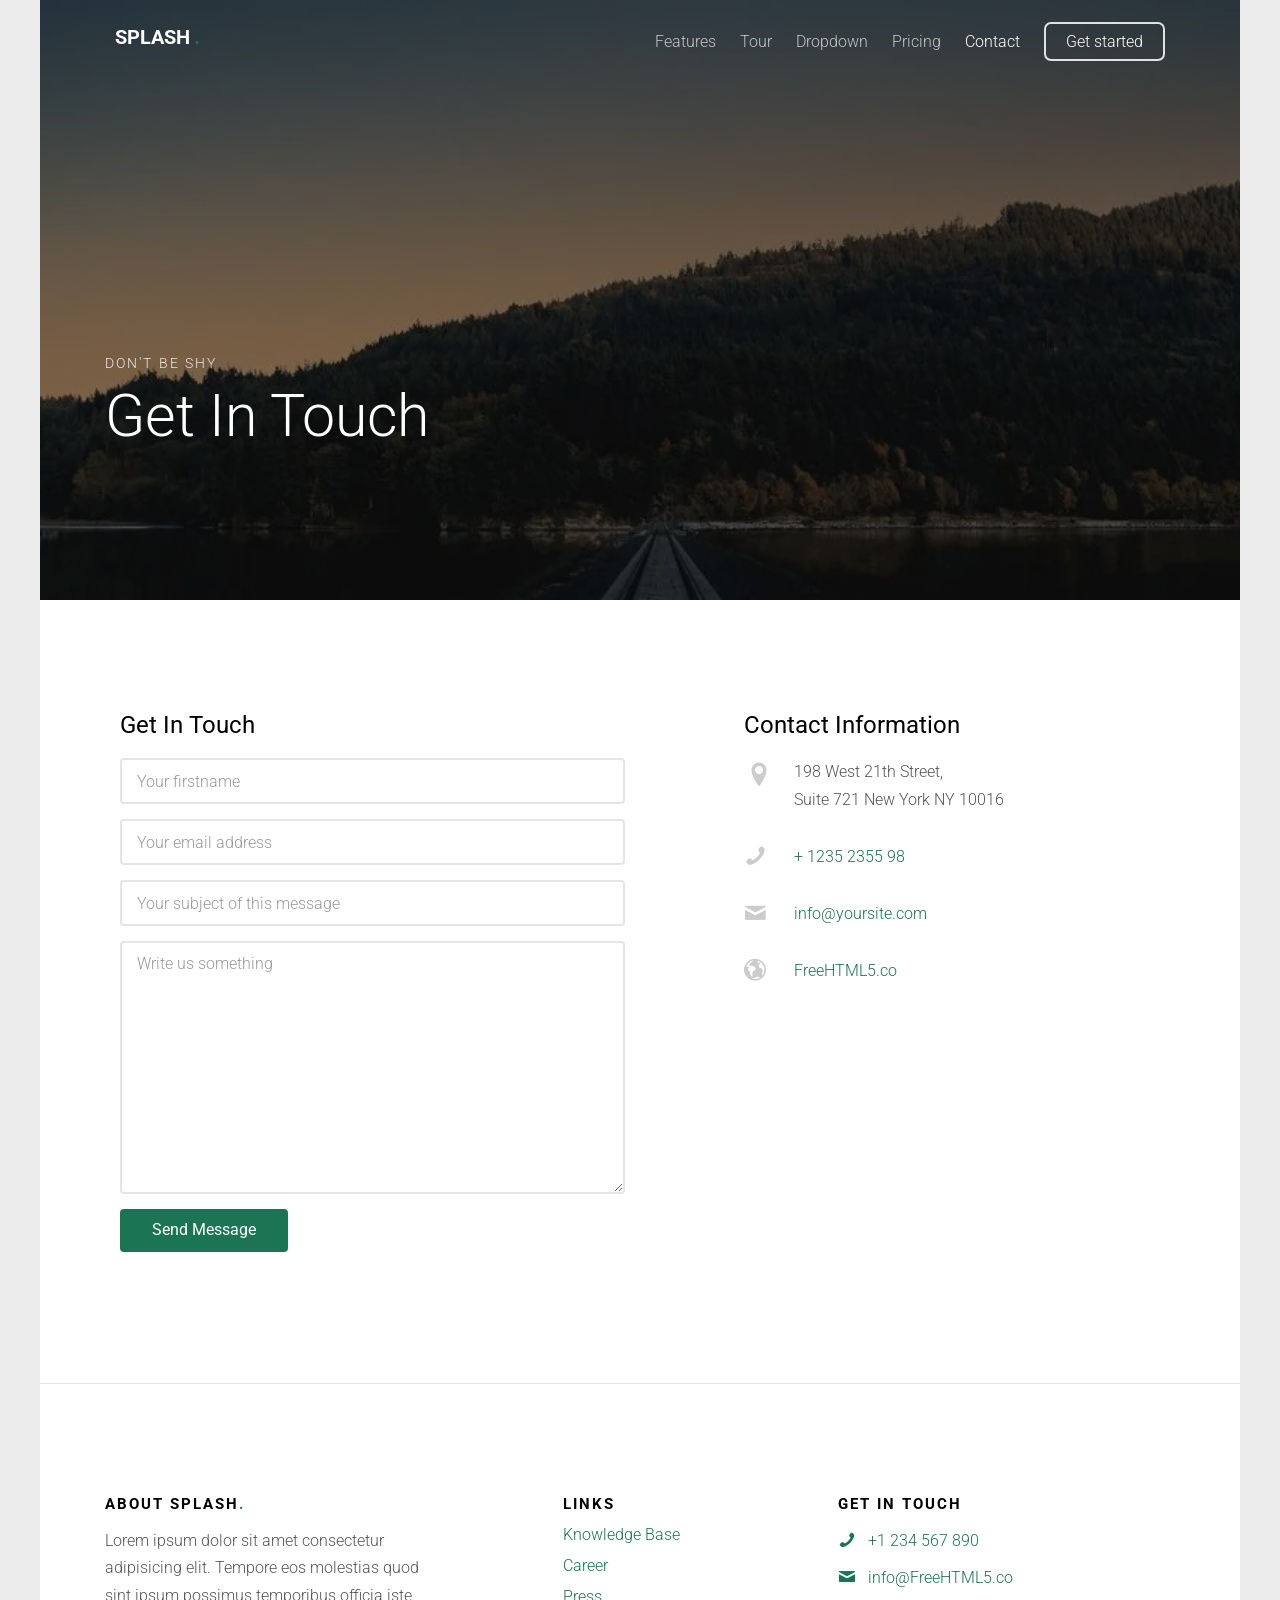
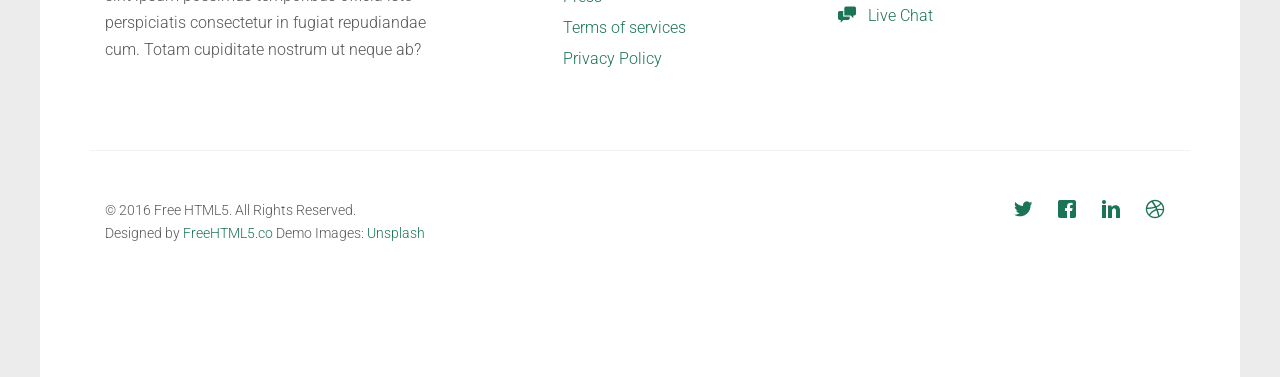
<file: contact.html>
<!DOCTYPE HTML>
<html lang="en">
	<head>
	<meta charset="utf-8">
	<meta http-equiv="X-UA-Compatible" content="IE=edge">
	<title>Splash - Free Website Template, Free HTML5 Template by FreeHTML5.co</title>
	<meta name="viewport" content="width=device-width, initial-scale=1">
	<meta name="description" content="Free HTML5 Website Template by FreeHTML5.co" />
	<meta name="keywords" content="free website templates, free html5, free template, free bootstrap, free website template, html5, css3, mobile first, responsive" />
	<meta name="author" content="FreeHTML5.co" />
	 <!-- 
	//////////////////////////////////////////////////////

	FREE HTML5 TEMPLATE 
	DESIGNED & DEVELOPED by FREEHTML5.CO
		
	Website: 		http://freehtml5.co/
	Email: 			info@freehtml5.co
	Twitter: 		http://twitter.com/fh5co
	Facebook: 		https://www.facebook.com/fh5co

	//////////////////////////////////////////////////////
	 -->

  		<link rel="icon" type="image/png" href="favicon.png">
	<link rel="shortcut icon" href="favicon.ico">
	<meta name="theme-color" content="#1b7454">
	<!-- Facebook and Twitter integration -->
	<meta property="og:title" content=""/>
	<meta property="og:image" content=""/>
	<meta property="og:url" content=""/>
	<meta property="og:site_name" content=""/>
	<meta property="og:description" content=""/>
	<meta name="twitter:title" content="" />
	<meta name="twitter:image" content="" />
	<meta name="twitter:url" content="" />
	<meta name="twitter:card" content="" />

	<!-- Google Fonts preconnect & async load -->
	<link rel="preconnect" href="https://fonts.googleapis.com">
	<link rel="preconnect" href="https://fonts.gstatic.com" crossorigin>
	<link rel="preload" as="style" href="https://fonts.googleapis.com/css?family=Roboto:300,400,700&display=swap">
	<link rel="stylesheet" href="https://fonts.googleapis.com/css?family=Roboto:300,400,700&display=swap" media="print" onload="this.media='all'">
	<noscript>
		<link rel="stylesheet" href="https://fonts.googleapis.com/css?family=Roboto:300,400,700&display=swap">
	</noscript>
	
	<!-- Animate.css -->
	<link rel="stylesheet" href="css/animate.css">
	<!-- Icomoon Icon Fonts-->
	<link rel="stylesheet" href="css/icomoon.css">
	<!-- Themify Icons-->
	<link rel="stylesheet" href="css/themify-icons.css">
	<!-- Bootstrap  -->
	<link rel="stylesheet" href="css/bootstrap.css">

	<!-- Magnific Popup -->
	<link rel="stylesheet" href="css/magnific-popup.css">

	<!-- Owl Carousel  -->
	<link rel="stylesheet" href="css/owl.carousel.min.css">
	<link rel="stylesheet" href="css/owl.theme.default.min.css">

	<!-- Theme style  -->
	<link rel="stylesheet" href="css/style.css">

	
	

	</head>
	<body>
		
	<div class="gtco-loader"></div>
	
	<div id="page">

	
	<div class="page-inner">
	<nav class="gtco-nav" role="navigation">
		<div class="gtco-container">
			
			<div class="row">
				<div class="col-sm-4 col-xs-12">
					<div id="gtco-logo"><a href="index.html">Splash <em>.</em></a></div>
				</div>
				<div class="col-xs-8 text-right menu-1">
					<ul>
						<li><a href="features.html">Features</a></li>
						<li><a href="tour.html">Tour</a></li>
						<li class="has-dropdown">
							<a href="#">Dropdown</a>
							<ul class="dropdown">
								<li><a href="#">Web Design</a></li>
								<li><a href="#">eCommerce</a></li>
								<li><a href="#">Branding</a></li>
								<li><a href="#">API</a></li>
							</ul>
						</li>
						<li><a href="pricing.html">Pricing</a></li>
						<li class="active"><a href="contact.html">Contact</a></li>
						<li class="btn-cta"><a href="#"><span>Get started</span></a></li>
					</ul>
				</div>
			</div>
			
		</div>
	</nav>
	
	<header id="gtco-header" class="gtco-cover gtco-cover-sm" role="banner" style="background-image: url(images/img_4.webp)">
		<div class="overlay"></div>
		<div class="gtco-container">
			<div class="row">
				<div class="col-md-12 col-md-offset-0 text-left">
					<div class="row row-mt-15em">

						<div class="col-md-7 mt-text animate-box" data-animate-effect="fadeInUp">
							<span class="intro-text-small">Don't be shy</span>
							<h1>Get In Touch</h1>	
						</div>
						
					</div>
					
				</div>
			</div>
		</div>
	</header>
	
	
	<div class="gtco-section border-bottom">
		<div class="gtco-container">
			<div class="row">
				<div class="col-md-12">
					<div class="col-md-6 animate-box">
					<h3>Get In Touch</h3>
					<form action="#">
						<div class="row form-group">
							<div class="col-md-12">
								<label class="sr-only" for="name">Name</label>
								<input type="text" id="name" class="form-control" placeholder="Your firstname">
							</div>
							
						</div>

						<div class="row form-group">
							<div class="col-md-12">
								<label class="sr-only" for="email">Email</label>
								<input type="text" id="email" class="form-control" placeholder="Your email address">
							</div>
						</div>

						<div class="row form-group">
							<div class="col-md-12">
								<label class="sr-only" for="subject">Subject</label>
								<input type="text" id="subject" class="form-control" placeholder="Your subject of this message">
							</div>
						</div>

						<div class="row form-group">
							<div class="col-md-12">
								<label class="sr-only" for="message">Message</label>
								<textarea name="message" id="message" cols="30" rows="10" class="form-control" placeholder="Write us something"></textarea>
							</div>
						</div>
						<div class="form-group">
							<input type="submit" value="Send Message" class="btn btn-primary">
						</div>

					</form>		
				</div>
				<div class="col-md-5 col-md-push-1 animate-box">
					
					<div class="gtco-contact-info">
						<h3>Contact Information</h3>
						<ul>
							<li class="address">198 West 21th Street, <br> Suite 721 New York NY 10016</li>
							<li class="phone"><a href="tel://1234567920">+ 1235 2355 98</a></li>
							<li class="email"><a href="mailto:info@yoursite.com">info@yoursite.com</a></li>
							<li class="url"><a href="http://FreeHTML5.co">FreeHTML5.co</a></li>
						</ul>
					</div>


				</div>
				</div>
			</div>
		</div>
	</div>

	<footer id="gtco-footer" role="contentinfo">
		<div class="gtco-container">
			<div class="row row-p	b-md">

				<div class="col-md-4">
					<div class="gtco-widget">
						<h3>About <span class="footer-logo">Splash<span>.<span></span></h3>
						<p>Lorem ipsum dolor sit amet consectetur adipisicing elit. Tempore eos molestias quod sint ipsum possimus temporibus officia iste perspiciatis consectetur in fugiat repudiandae cum. Totam cupiditate nostrum ut neque ab?</p>
					</div>
				</div>

				<div class="col-md-4 col-md-push-1">
					<div class="gtco-widget">
						<h3>Links</h3>
						<ul class="gtco-footer-links">
							<li><a href="#">Knowledge Base</a></li>
							<li><a href="#">Career</a></li>
							<li><a href="#">Press</a></li>
							<li><a href="#">Terms of services</a></li>
							<li><a href="#">Privacy Policy</a></li>
						</ul>
					</div>
				</div>

				<div class="col-md-4">
					<div class="gtco-widget">
						<h3>Get In Touch</h3>
						<ul class="gtco-quick-contact">
							<li><a href="#"><i class="icon-phone"></i> +1 234 567 890</a></li>
							<li><a href="#"><i class="icon-mail2"></i> info@FreeHTML5.co</a></li>
							<li><a href="#"><i class="icon-chat"></i> Live Chat</a></li>
						</ul>
					</div>
				</div>

			</div>

			<div class="row copyright">
				<div class="col-md-12">
					<p class="pull-left">
						<small class="block">&copy; 2016 Free HTML5. All Rights Reserved.</small> 
						<small class="block">Designed by <a href="http://FreeHTML5.co/" target="_blank">FreeHTML5.co</a> Demo Images: <a href="http://unsplash.co/" target="_blank">Unsplash</a></small>
					</p>
					<p class="pull-right">
						<ul class="gtco-social-icons pull-right">
							<li><a href="#" aria-label="Twitter"><i class="icon-twitter"></i></a></li>
							<li><a href="#" aria-label="Facebook"><i class="icon-facebook"></i></a></li>
							<li><a href="#" aria-label="LinkedIn"><i class="icon-linkedin"></i></a></li>
							<li><a href="#" aria-label="Dribbble"><i class="icon-dribbble"></i></a></li>
						</ul>
					</p>
				</div>
			</div>

		</div>
	</footer>
	</div>

	</div>

	<div class="gototop js-top">
		<a href="#" class="js-gotop" aria-label="Back to top"><i class="icon-arrow-up"></i></a>
	</div>
	
	<!-- jQuery -->
	<script src="js/jquery.min.js" defer></script>
	<!-- jQuery Easing -->
	<script src="js/jquery.easing.1.3.min.js" defer></script>
	<!-- Bootstrap -->
	<script src="js/bootstrap.min.js" defer></script>
	<!-- Waypoints -->
	<script src="js/jquery.waypoints.min.js" defer></script>
	<!-- Carousel -->
	<script src="js/owl.carousel.min.js" defer></script>
	<!-- countTo -->
	<script src="js/jquery.countTo.js" defer></script>
	<!-- Magnific Popup -->
	<script src="js/jquery.magnific-popup.min.js" defer></script>
	<script src="js/magnific-popup-options.js" defer></script>
	<!-- Main -->
	<script src="js/main.js" defer></script>

	</body>
</html>
</file>
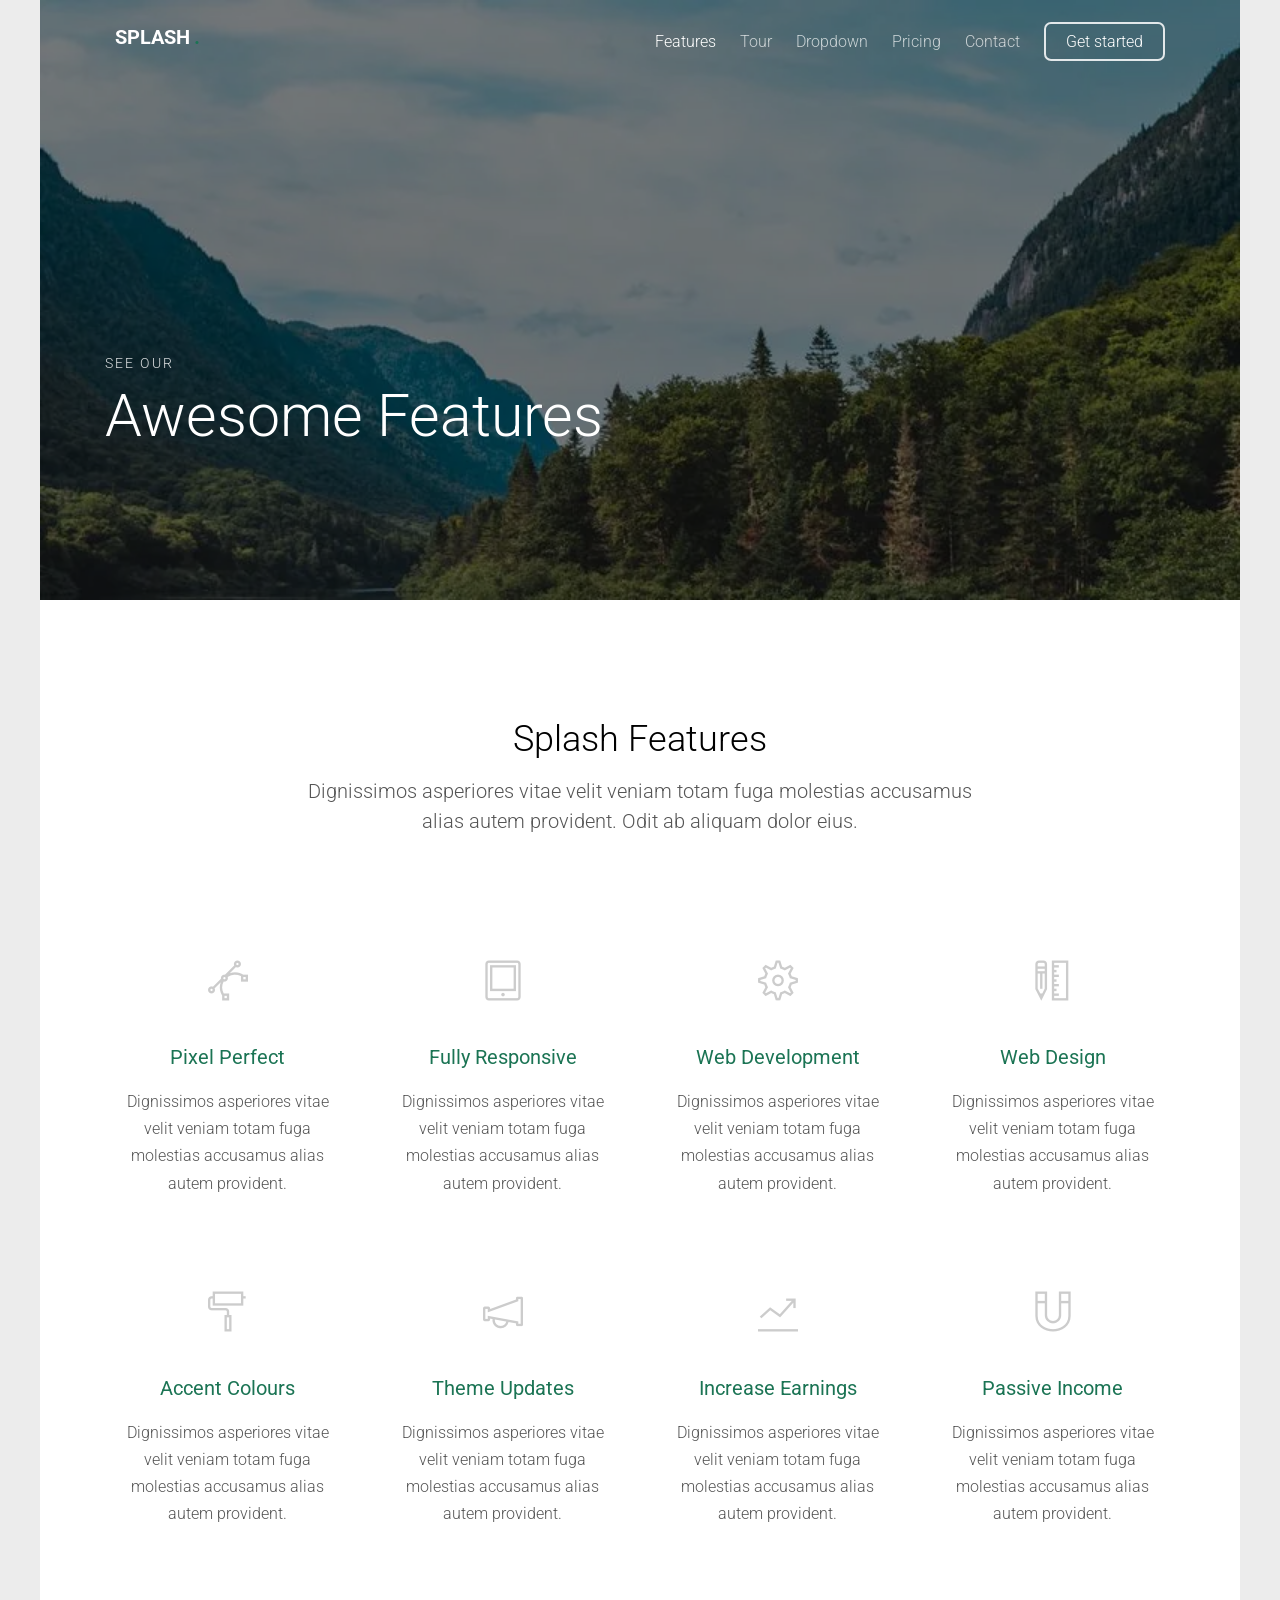
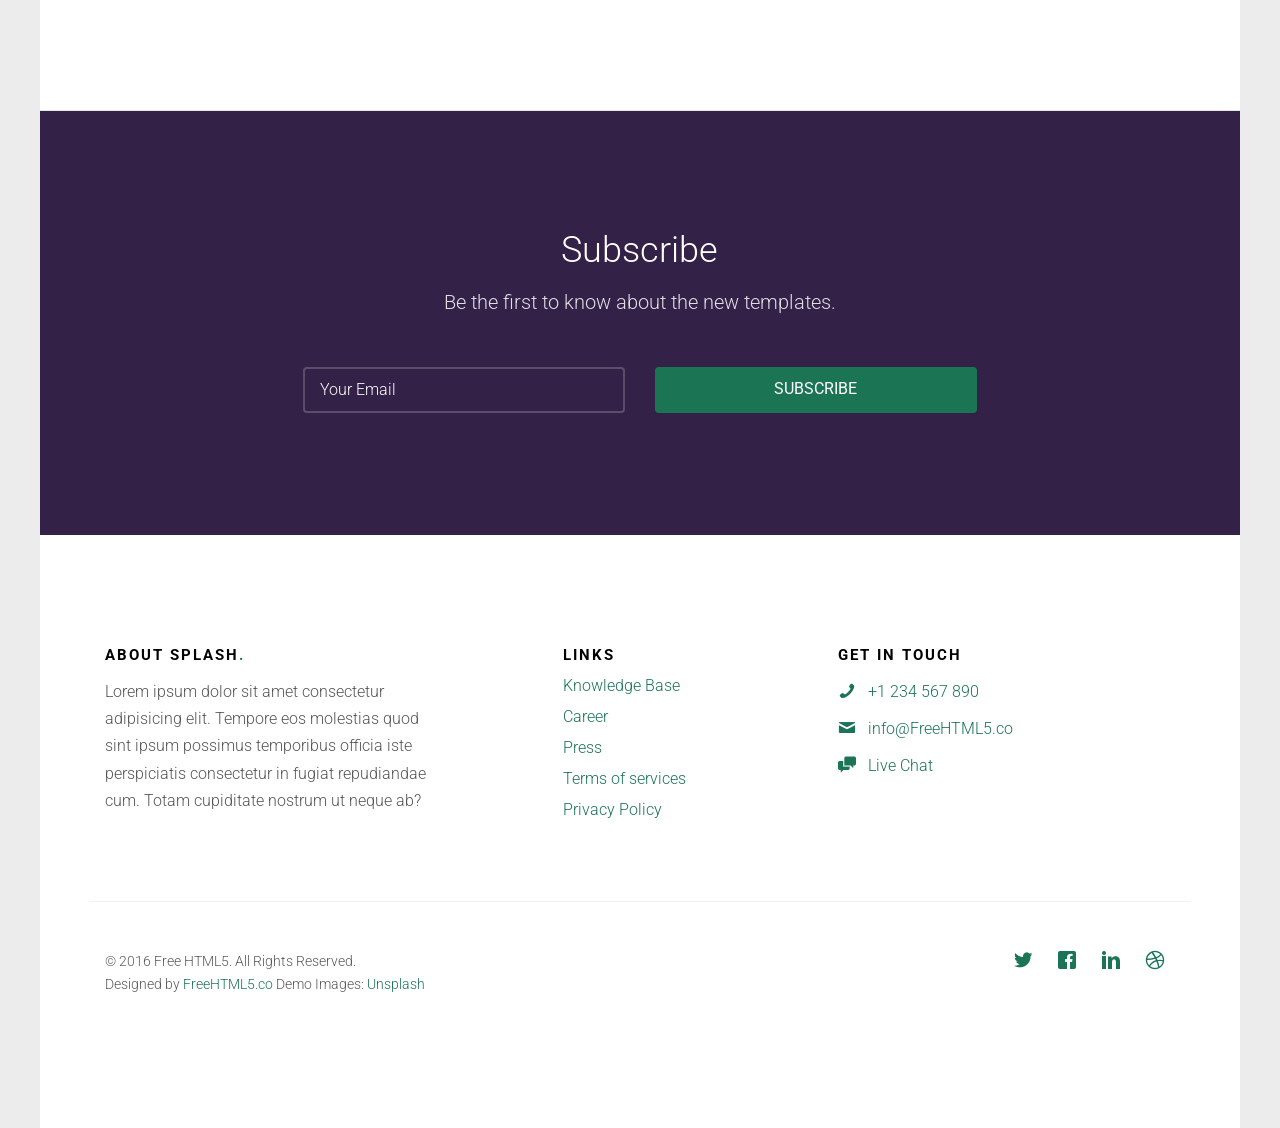
<file: features.html>
<!DOCTYPE HTML>
<html lang="en">
	<head>
	<meta charset="utf-8">
	<meta http-equiv="X-UA-Compatible" content="IE=edge">
	<title>Splash - Free Website Template, Free HTML5 Template by FreeHTML5.co</title>
	<meta name="viewport" content="width=device-width, initial-scale=1">
	<meta name="description" content="Free HTML5 Website Template by FreeHTML5.co" />
	<meta name="keywords" content="free website templates, free html5, free template, free bootstrap, free website template, html5, css3, mobile first, responsive" />
	<meta name="author" content="FreeHTML5.co" />
	<!-- 
	//////////////////////////////////////////////////////

	FREE HTML5 TEMPLATE 
	DESIGNED & DEVELOPED by FREEHTML5.CO
		
	Website: 		http://freehtml5.co/
	Email: 			info@freehtml5.co
	Twitter: 		http://twitter.com/fh5co
	Facebook: 		https://www.facebook.com/fh5co

	//////////////////////////////////////////////////////
	 -->

  		<link rel="icon" type="image/png" href="favicon.png">
	<link rel="shortcut icon" href="favicon.ico">
	<meta name="theme-color" content="#1b7454">
	<!-- Facebook and Twitter integration -->
	<meta property="og:title" content=""/>
	<meta property="og:image" content=""/>
	<meta property="og:url" content=""/>
	<meta property="og:site_name" content=""/>
	<meta property="og:description" content=""/>
	<meta name="twitter:title" content="" />
	<meta name="twitter:image" content="" />
	<meta name="twitter:url" content="" />
	<meta name="twitter:card" content="" />

	<!-- Google Fonts preconnect & async load -->
	<link rel="preconnect" href="https://fonts.googleapis.com">
	<link rel="preconnect" href="https://fonts.gstatic.com" crossorigin>
	<link rel="preload" as="style" href="https://fonts.googleapis.com/css?family=Roboto:300,400,700&display=swap">
	<link rel="stylesheet" href="https://fonts.googleapis.com/css?family=Roboto:300,400,700&display=swap" media="print" onload="this.media='all'">
	<noscript>
		<link rel="stylesheet" href="https://fonts.googleapis.com/css?family=Roboto:300,400,700&display=swap">
	</noscript>
	
	<!-- Animate.css -->
	<link rel="stylesheet" href="css/animate.css">
	<!-- Icomoon Icon Fonts-->
	<link rel="stylesheet" href="css/icomoon.css">
	<!-- Themify Icons-->
	<link rel="stylesheet" href="css/themify-icons.css">
	<!-- Bootstrap  -->
	<link rel="stylesheet" href="css/bootstrap.css">

	<!-- Magnific Popup -->
	<link rel="stylesheet" href="css/magnific-popup.css">

	<!-- Owl Carousel  -->
	<link rel="stylesheet" href="css/owl.carousel.min.css">
	<link rel="stylesheet" href="css/owl.theme.default.min.css">

	<!-- Theme style  -->
	<link rel="stylesheet" href="css/style.css">

	
	

	</head>
	<body>
		
	<div class="gtco-loader"></div>
	
	<div id="page">

	
	<div class="page-inner">
	<nav class="gtco-nav" role="navigation">
		<div class="gtco-container">
			
			<div class="row">
				<div class="col-sm-4 col-xs-12">
					<div id="gtco-logo"><a href="index.html">Splash <em>.</em></a></div>
				</div>
				<div class="col-xs-8 text-right menu-1">
					<ul>
						<li class="active"><a href="features.html">Features</a></li>
						<li><a href="tour.html">Tour</a></li>
						<li class="has-dropdown">
							<a href="#">Dropdown</a>
							<ul class="dropdown">
								<li><a href="#">Web Design</a></li>
								<li><a href="#">eCommerce</a></li>
								<li><a href="#">Branding</a></li>
								<li><a href="#">API</a></li>
							</ul>
						</li>
						<li><a href="pricing.html">Pricing</a></li>
						<li><a href="contact.html">Contact</a></li>
						<li class="btn-cta"><a href="#"><span>Get started</span></a></li>
					</ul>
				</div>
			</div>
			
		</div>
	</nav>
	
	<header id="gtco-header" class="gtco-cover gtco-cover-sm" role="banner" style="background-image: url(images/img_2.webp)">
		<div class="overlay"></div>
		<div class="gtco-container">
			<div class="row">
				<div class="col-md-12 col-md-offset-0 text-left">
					

					<div class="row row-mt-15em">

						<div class="col-md-7 mt-text animate-box" data-animate-effect="fadeInUp">
							<span class="intro-text-small">See Our</span>
							<h1>Awesome Features</h1>	
						</div>
						
					</div>
							
					
				</div>
			</div>
		</div>
	</header>
	
	
	<div id="gtco-features" class="border-bottom">
		<div class="gtco-container">
			<div class="row">
				<div class="col-md-8 col-md-offset-2 text-center gtco-heading animate-box">
					<h2>Splash Features</h2>
					<p>Dignissimos asperiores vitae velit veniam totam fuga molestias accusamus alias autem provident. Odit ab aliquam dolor eius.</p>
				</div>
			</div>
			<div class="row">
				<div class="col-md-3 col-sm-6">
					<div class="feature-center animate-box" data-animate-effect="fadeIn">
						<span class="icon">
							<i class="ti-vector"></i>
						</span>
						<h3>Pixel Perfect</h3>
						<p>Dignissimos asperiores vitae velit veniam totam fuga molestias accusamus alias autem provident. </p>
					</div>
				</div>
				<div class="col-md-3 col-sm-6">
					<div class="feature-center animate-box" data-animate-effect="fadeIn">
						<span class="icon">
							<i class="ti-tablet"></i>
						</span>
						<h3>Fully Responsive</h3>
						<p>Dignissimos asperiores vitae velit veniam totam fuga molestias accusamus alias autem provident. </p>
					</div>
				</div>
				<div class="col-md-3 col-sm-6">
					<div class="feature-center animate-box" data-animate-effect="fadeIn">
						<span class="icon">
							<i class="ti-settings"></i>
						</span>
						<h3>Web Development</h3>
						<p>Dignissimos asperiores vitae velit veniam totam fuga molestias accusamus alias autem provident. </p>
					</div>
				</div>
				<div class="col-md-3 col-sm-6">
					<div class="feature-center animate-box" data-animate-effect="fadeIn">
						<span class="icon">
							<i class="ti-ruler-pencil"></i>
						</span>
						<h3>Web Design</h3>
						<p>Dignissimos asperiores vitae velit veniam totam fuga molestias accusamus alias autem provident. </p>
					</div>
				</div>

				<div class="col-md-3 col-sm-6">
					<div class="feature-center animate-box" data-animate-effect="fadeIn">
						<span class="icon">
							<i class="ti-paint-roller"></i>
						</span>
						<h3>Accent Colours</h3>
						<p>Dignissimos asperiores vitae velit veniam totam fuga molestias accusamus alias autem provident. </p>
					</div>
				</div>
				<div class="col-md-3 col-sm-6">
					<div class="feature-center animate-box" data-animate-effect="fadeIn">
						<span class="icon">
							<i class="ti-announcement"></i>
						</span>
						<h3>Theme Updates</h3>
						<p>Dignissimos asperiores vitae velit veniam totam fuga molestias accusamus alias autem provident. </p>
					</div>
				</div>
				<div class="col-md-3 col-sm-6">
					<div class="feature-center animate-box" data-animate-effect="fadeIn">
						<span class="icon">
							<i class="ti-stats-up"></i>
						</span>
						<h3>Increase Earnings</h3>
						<p>Dignissimos asperiores vitae velit veniam totam fuga molestias accusamus alias autem provident. </p>
					</div>
				</div>
				<div class="col-md-3 col-sm-6">
					<div class="feature-center animate-box" data-animate-effect="fadeIn">
						<span class="icon">
							<i class="ti-magnet"></i>
						</span>
						<h3>Passive Income</h3>
						<p>Dignissimos asperiores vitae velit veniam totam fuga molestias accusamus alias autem provident. </p>
					</div>
				</div>

			</div>
		</div>
	</div>

	<div id="gtco-subscribe">
		<div class="gtco-container">
			<div class="row animate-box">
				<div class="col-md-8 col-md-offset-2 text-center gtco-heading">
					<h2>Subscribe</h2>
					<p>Be the first to know about the new templates.</p>
				</div>
			</div>
			<div class="row animate-box">
				<div class="col-md-8 col-md-offset-2">
					<form class="form-inline">
						<div class="col-md-6 col-sm-6">
							<div class="form-group">
								<label for="email" class="sr-only">Email</label>
								<input type="email" class="form-control" id="email" placeholder="Your Email">
							</div>
						</div>
						<div class="col-md-6 col-sm-6">
							<button type="submit" class="btn btn-default btn-block">Subscribe</button>
						</div>
					</form>
				</div>
			</div>
		</div>
	</div>

	<footer id="gtco-footer" role="contentinfo">
		<div class="gtco-container">
			<div class="row row-p	b-md">

				<div class="col-md-4">
					<div class="gtco-widget">
						<h3>About <span class="footer-logo">Splash<span>.<span></span></h3>
						<p>Lorem ipsum dolor sit amet consectetur adipisicing elit. Tempore eos molestias quod sint ipsum possimus temporibus officia iste perspiciatis consectetur in fugiat repudiandae cum. Totam cupiditate nostrum ut neque ab?</p>
					</div>
				</div>

				<div class="col-md-4 col-md-push-1">
					<div class="gtco-widget">
						<h3>Links</h3>
						<ul class="gtco-footer-links">
							<li><a href="#">Knowledge Base</a></li>
							<li><a href="#">Career</a></li>
							<li><a href="#">Press</a></li>
							<li><a href="#">Terms of services</a></li>
							<li><a href="#">Privacy Policy</a></li>
						</ul>
					</div>
				</div>

				<div class="col-md-4">
					<div class="gtco-widget">
						<h3>Get In Touch</h3>
						<ul class="gtco-quick-contact">
							<li><a href="#"><i class="icon-phone"></i> +1 234 567 890</a></li>
							<li><a href="#"><i class="icon-mail2"></i> info@FreeHTML5.co</a></li>
							<li><a href="#"><i class="icon-chat"></i> Live Chat</a></li>
						</ul>
					</div>
				</div>

			</div>

			<div class="row copyright">
				<div class="col-md-12">
					<p class="pull-left">
						<small class="block">&copy; 2016 Free HTML5. All Rights Reserved.</small> 
						<small class="block">Designed by <a href="http://FreeHTML5.co/" target="_blank">FreeHTML5.co</a> Demo Images: <a href="http://unsplash.co/" target="_blank">Unsplash</a></small>
					</p>
					<p class="pull-right">
						<ul class="gtco-social-icons pull-right">
							<li><a href="#" aria-label="Twitter"><i class="icon-twitter"></i></a></li>
							<li><a href="#" aria-label="Facebook"><i class="icon-facebook"></i></a></li>
							<li><a href="#" aria-label="LinkedIn"><i class="icon-linkedin"></i></a></li>
							<li><a href="#" aria-label="Dribbble"><i class="icon-dribbble"></i></a></li>
						</ul>
					</p>
				</div>
			</div>

		</div>
	</footer>
	</div>

	</div>

	<div class="gototop js-top">
		<a href="#" class="js-gotop" aria-label="Back to top"><i class="icon-arrow-up"></i></a>
	</div>
	
	<!-- jQuery -->
	<script src="js/jquery.min.js" defer></script>
	<!-- jQuery Easing -->
	<script src="js/jquery.easing.1.3.min.js" defer></script>
	<!-- Bootstrap -->
	<script src="js/bootstrap.min.js" defer></script>
	<!-- Waypoints -->
	<script src="js/jquery.waypoints.min.js" defer></script>
	<!-- Carousel -->
	<script src="js/owl.carousel.min.js" defer></script>
	<!-- countTo -->
	<script src="js/jquery.countTo.js" defer></script>
	<!-- Magnific Popup -->
	<script src="js/jquery.magnific-popup.min.js" defer></script>
	<script src="js/magnific-popup-options.js" defer></script>
	<!-- Main -->
	<script src="js/main.js" defer></script>

	</body>
</html>
</file>
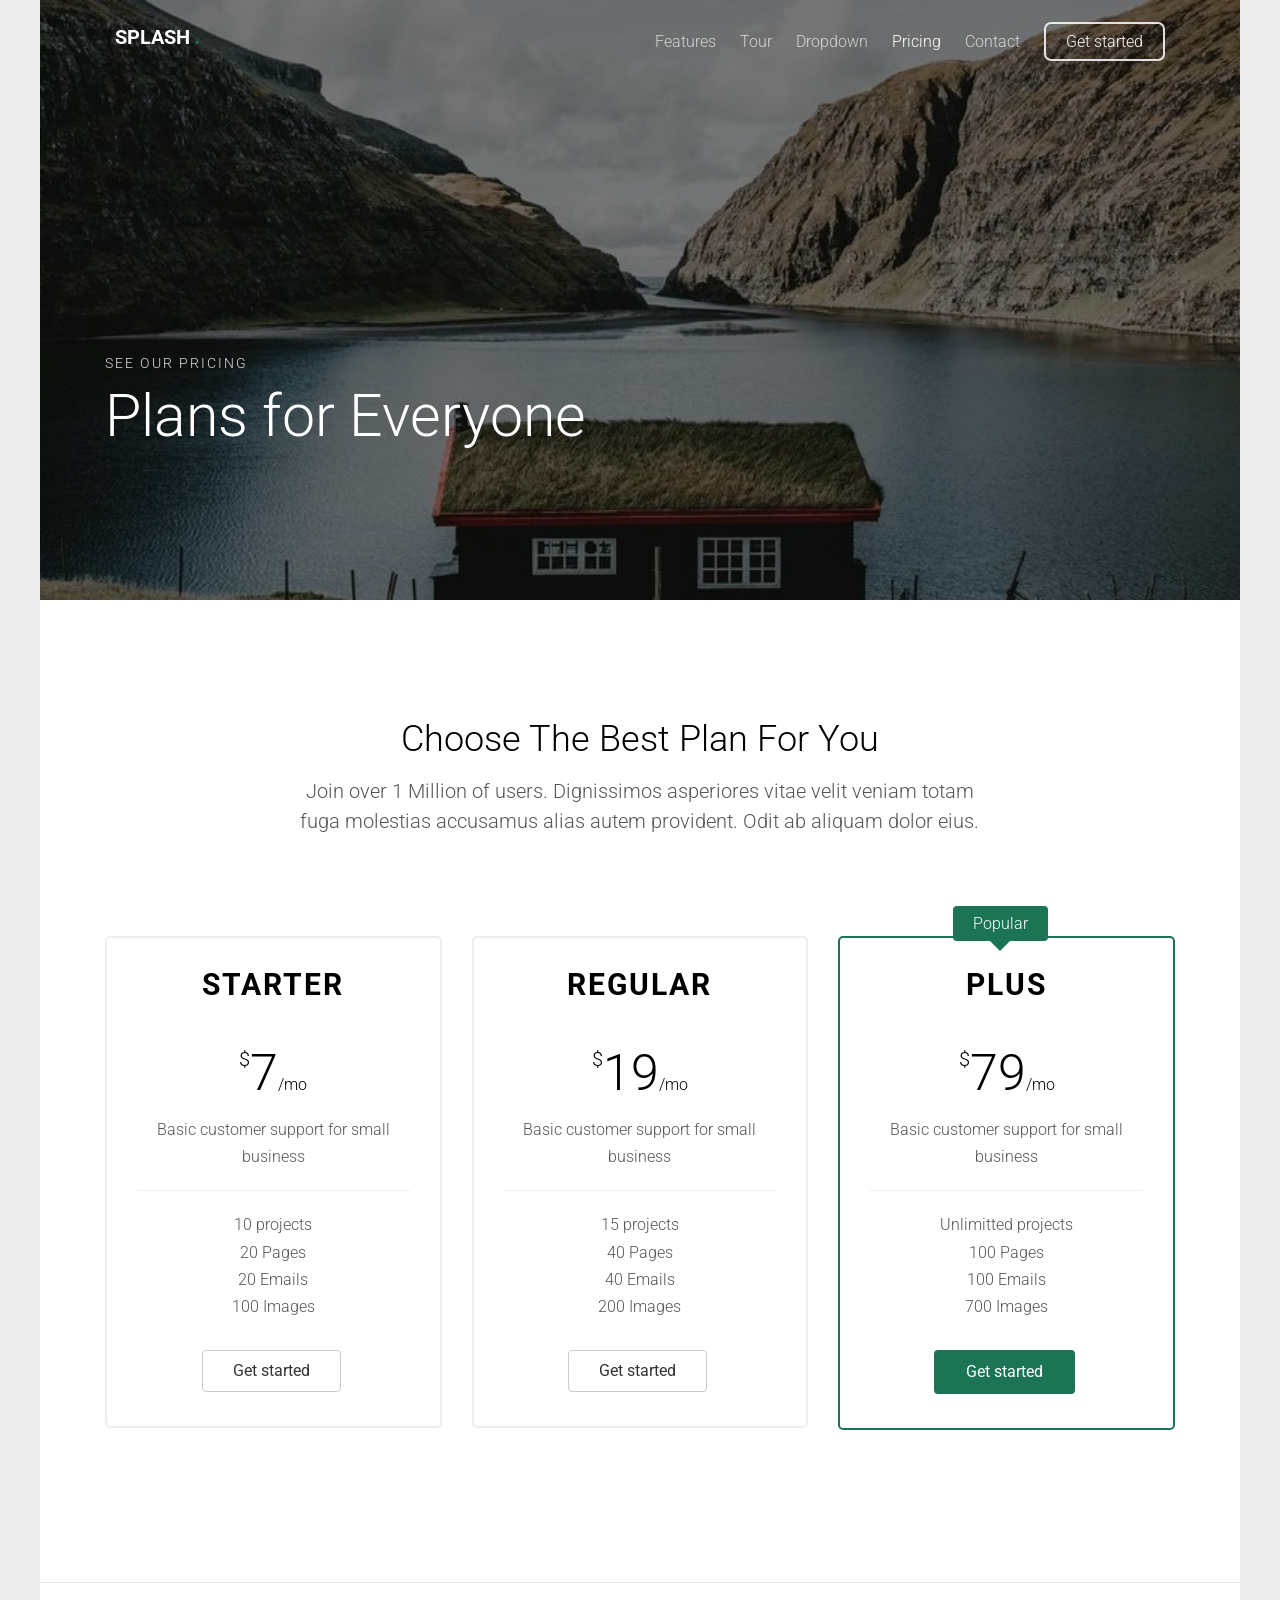
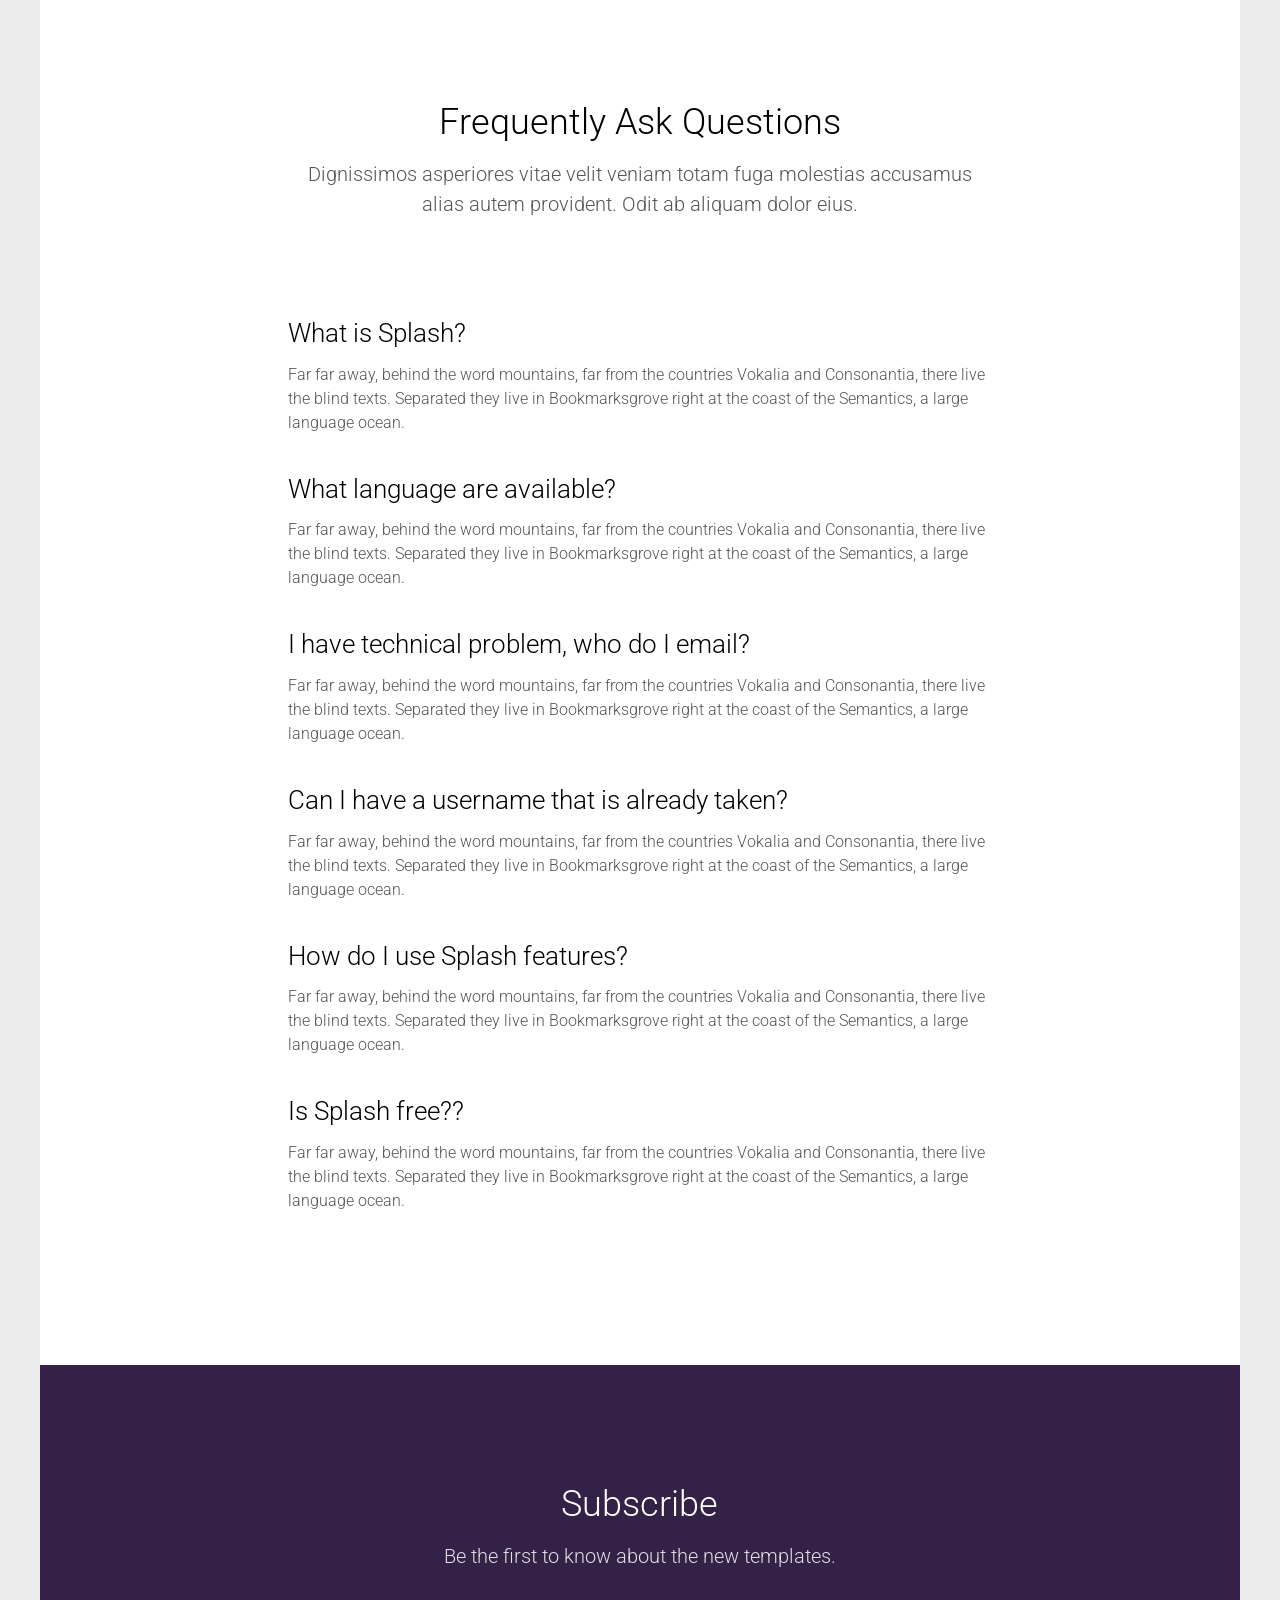
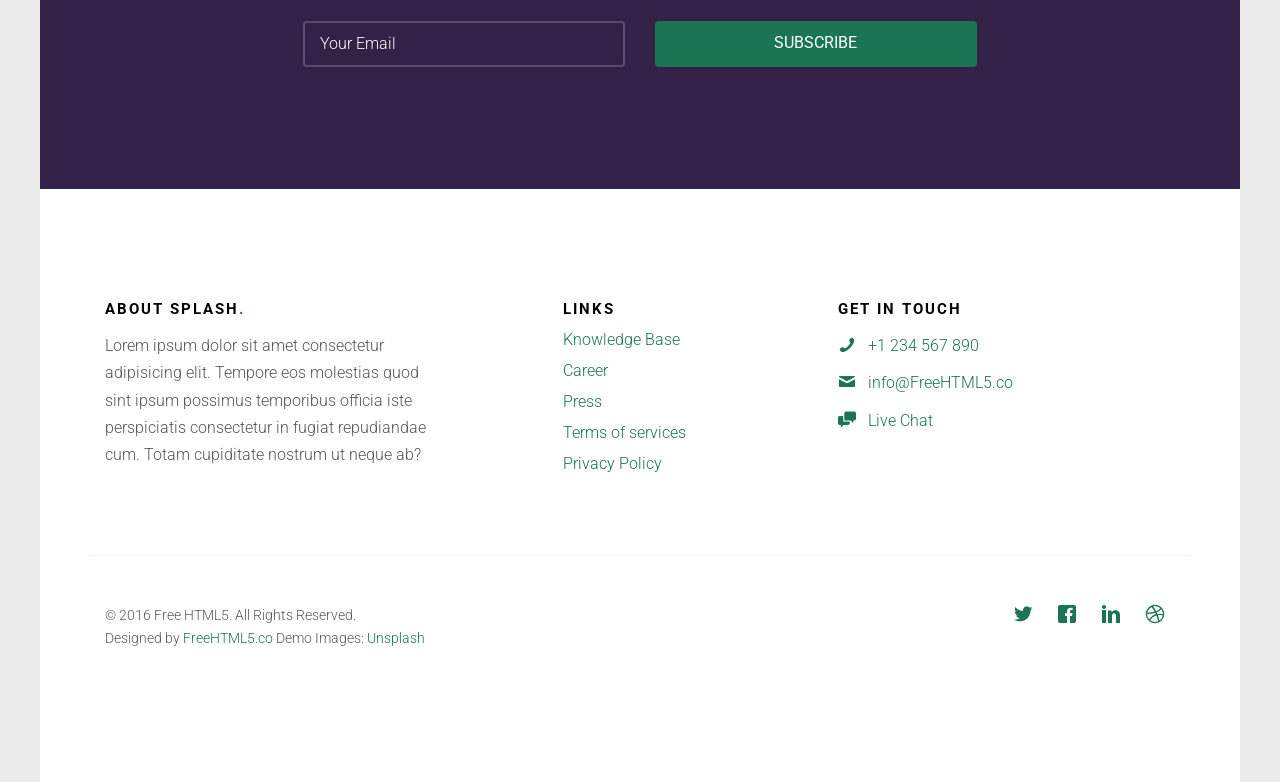
<file: pricing.html>
<!DOCTYPE HTML>

<html lang="en">
	<head>
	<meta charset="utf-8">
	<meta http-equiv="X-UA-Compatible" content="IE=edge">
	<title>Splash - Free Website Template, Free HTML5 Template by FreeHTML5.co</title>
	<meta name="viewport" content="width=device-width, initial-scale=1">
	<meta name="description" content="Free HTML5 Website Template by FreeHTML5.co" />
	<meta name="keywords" content="free website templates, free html5, free template, free bootstrap, free website template, html5, css3, mobile first, responsive" />
	<meta name="author" content="FreeHTML5.co" />
	
	<!-- 
	//////////////////////////////////////////////////////

	FREE HTML5 TEMPLATE 
	DESIGNED & DEVELOPED by FREEHTML5.CO
		
	Website: 		http://freehtml5.co/
	Email: 			info@freehtml5.co
	Twitter: 		http://twitter.com/fh5co
	Facebook: 		https://www.facebook.com/fh5co

	//////////////////////////////////////////////////////
	 -->

  		<link rel="icon" type="image/png" href="favicon.png">
	<link rel="shortcut icon" href="favicon.ico">
	<meta name="theme-color" content="#1b7454">
	<!-- Facebook and Twitter integration -->
	<meta property="og:title" content=""/>
	<meta property="og:image" content=""/>
	<meta property="og:url" content=""/>
	<meta property="og:site_name" content=""/>
	<meta property="og:description" content=""/>
	<meta name="twitter:title" content="" />
	<meta name="twitter:image" content="" />
	<meta name="twitter:url" content="" />
	<meta name="twitter:card" content="" />

	<!-- Google Fonts preconnect & async load -->
	<link rel="preconnect" href="https://fonts.googleapis.com">
	<link rel="preconnect" href="https://fonts.gstatic.com" crossorigin>
	<link rel="preload" as="style" href="https://fonts.googleapis.com/css?family=Roboto:300,400,700&display=swap">
	<link rel="stylesheet" href="https://fonts.googleapis.com/css?family=Roboto:300,400,700&display=swap" media="print" onload="this.media='all'">
	<noscript>
		<link rel="stylesheet" href="https://fonts.googleapis.com/css?family=Roboto:300,400,700&display=swap">
	</noscript>
	
	<!-- Animate.css -->
	<link rel="stylesheet" href="css/animate.css">
	<!-- Icomoon Icon Fonts-->
	<link rel="stylesheet" href="css/icomoon.css">
	<!-- Themify Icons-->
	<link rel="stylesheet" href="css/themify-icons.css">
	<!-- Bootstrap  -->
	<link rel="stylesheet" href="css/bootstrap.css">

	<!-- Magnific Popup -->
	<link rel="stylesheet" href="css/magnific-popup.css">

	<!-- Owl Carousel  -->
	<link rel="stylesheet" href="css/owl.carousel.min.css">
	<link rel="stylesheet" href="css/owl.theme.default.min.css">

	<!-- Theme style  -->
	<link rel="stylesheet" href="css/style.css">

	
	

	</head>
	<body>
		
	<div class="gtco-loader"></div>
	
	<div id="page">

	
	<div class="page-inner">
	<nav class="gtco-nav" role="navigation">
		<div class="gtco-container">
			
			<div class="row">
				<div class="col-sm-4 col-xs-12">
					<div id="gtco-logo"><a href="index.html">Splash <em>.</em></a></div>
				</div>
				<div class="col-xs-8 text-right menu-1">
					<ul>
						<li><a href="features.html">Features</a></li>
						<li><a href="tour.html">Tour</a></li>
						<li class="has-dropdown">
							<a href="#">Dropdown</a>
							<ul class="dropdown">
								<li><a href="#">Web Design</a></li>
								<li><a href="#">eCommerce</a></li>
								<li><a href="#">Branding</a></li>
								<li><a href="#">API</a></li>
							</ul>
						</li>
						<li class="active"><a href="pricing.html">Pricing</a></li>
						<li><a href="contact.html">Contact</a></li>
						<li class="btn-cta"><a href="#"><span>Get started</span></a></li>
					</ul>
				</div>
			</div>
			
		</div>
	</nav>
	
	<header id="gtco-header" class="gtco-cover gtco-cover-sm" role="banner" style="background-image: url(images/img_6.webp)">
		<div class="overlay"></div>
		<div class="gtco-container">
			<div class="row">
				<div class="col-md-12 col-md-offset-0 text-left">
					<div class="row row-mt-15em">

						<div class="col-md-7 mt-text animate-box" data-animate-effect="fadeInUp">
							<span class="intro-text-small">See Our Pricing</span>
							<h1>Plans for Everyone</h1>	
						</div>
						
					</div>
					
				</div>
			</div>
		</div>
	</header>
	
	
	
	<div class="gtco-section border-bottom">
		<div class="gtco-container">
			<div class="row">
				<div class="col-md-8 col-md-offset-2 text-center gtco-heading">
					<h2>Choose The Best Plan For You</h2>
					<p>Join over 1 Million of users. Dignissimos asperiores vitae velit veniam totam fuga molestias accusamus alias autem provident. Odit ab aliquam dolor eius.</p>
				</div>
			</div>
			<div class="row">
				<div class="col-md-4">
					<div class="price-box">
						<h2 class="pricing-plan">Starter</h2>
						<div class="price"><sup class="currency">$</sup>7<small>/mo</small></div>
						<p>Basic customer support for small business</p>
						<hr>
						<ul class="pricing-info">
							<li>10 projects</li>
							<li>20 Pages</li>
							<li>20 Emails</li>
							<li>100 Images</li>
						</ul>
						<a href="#" class="btn btn-default btn-sm">Get started</a>
					</div>
				</div>
				<div class="col-md-4">
					<div class="price-box">
						<h2 class="pricing-plan">Regular</h2>
						<div class="price"><sup class="currency">$</sup>19<small>/mo</small></div>
						<p>Basic customer support for small business</p>
						<hr>
						<ul class="pricing-info">
							<li>15 projects</li>
							<li>40 Pages</li>
							<li>40 Emails</li>
							<li>200 Images</li>
						</ul>
						<a href="#" class="btn btn-default btn-sm">Get started</a>
					</div>
				</div>
				<div class="col-md-4">
					<div class="price-box popular">
						<div class="popular-text">Popular</div>
						<h2 class="pricing-plan">Plus</h2>
						<div class="price"><sup class="currency">$</sup>79<small>/mo</small></div>
						<p>Basic customer support for small business</p>
						<hr>
						<ul class="pricing-info">
							<li>Unlimitted projects</li>
							<li>100 Pages</li>
							<li>100 Emails</li>
							<li>700 Images</li>
						</ul>
						<a href="#" class="btn btn-primary btn-sm">Get started</a>
					</div>
				</div>
			</div>
		</div>
	</div>

	<div class="gtco-section">
		<div class="gtco-container">
			<div class="row">
				<div class="col-md-8 col-md-offset-2 text-center gtco-heading animate-box">
					<h2>Frequently Ask Questions</h2>
					<p>Dignissimos asperiores vitae velit veniam totam fuga molestias accusamus alias autem provident. Odit ab aliquam dolor eius.</p>
				</div>
			</div>
			<div class="row">
				<div class="col-md-8 col-md-offset-2">
					<ul class="fh5co-faq-list">
						<li class="animate-box">
							<h2>What is Splash?</h2>
							<p>Far far away, behind the word mountains, far from the countries Vokalia and Consonantia, there live the blind texts. Separated they live in Bookmarksgrove right at the coast of the Semantics, a large language ocean.</p>
						</li>
						<li class="animate-box">
							<h2>What language are available?</h2>
							<p>Far far away, behind the word mountains, far from the countries Vokalia and Consonantia, there live the blind texts. Separated they live in Bookmarksgrove right at the coast of the Semantics, a large language ocean.</p>
						</li>
						<li class="animate-box">
							<h2>I have technical problem, who do I email?</h2>
							<p>Far far away, behind the word mountains, far from the countries Vokalia and Consonantia, there live the blind texts. Separated they live in Bookmarksgrove right at the coast of the Semantics, a large language ocean.</p>
						</li>
						<li class="animate-box">
							<h2>Can I have a username that is already taken?</h2>
							<p>Far far away, behind the word mountains, far from the countries Vokalia and Consonantia, there live the blind texts. Separated they live in Bookmarksgrove right at the coast of the Semantics, a large language ocean.</p>
						</li>
						<li class="animate-box">
							<h2>How do I use Splash features?</h2>
							<p>Far far away, behind the word mountains, far from the countries Vokalia and Consonantia, there live the blind texts. Separated they live in Bookmarksgrove right at the coast of the Semantics, a large language ocean.</p>
						</li>
						<li class="animate-box">
							<h2>Is Splash free??</h2>
							<p>Far far away, behind the word mountains, far from the countries Vokalia and Consonantia, there live the blind texts. Separated they live in Bookmarksgrove right at the coast of the Semantics, a large language ocean.</p>
						</li>
					</ul>
				</div>
			</div>
		</div>
	</div>

	
	<div id="gtco-subscribe">
		<div class="gtco-container">
			<div class="row animate-box">
				<div class="col-md-8 col-md-offset-2 text-center gtco-heading">
					<h2>Subscribe</h2>
					<p>Be the first to know about the new templates.</p>
				</div>
			</div>
			<div class="row animate-box">
				<div class="col-md-8 col-md-offset-2">
					<form class="form-inline">
						<div class="col-md-6 col-sm-6">
							<div class="form-group">
								<label for="email" class="sr-only">Email</label>
								<input type="email" class="form-control" id="email" placeholder="Your Email">
							</div>
						</div>
						<div class="col-md-6 col-sm-6">
							<button type="submit" class="btn btn-default btn-block">Subscribe</button>
						</div>
					</form>
				</div>
			</div>
		</div>
	</div>

	<footer id="gtco-footer" role="contentinfo">
		<div class="gtco-container">
			<div class="row row-p	b-md">

				<div class="col-md-4">
					<div class="gtco-widget">
						<h3>About <span class="footer-logo">Splash<span>.<span></span></h3>
						<p>Lorem ipsum dolor sit amet consectetur adipisicing elit. Tempore eos molestias quod sint ipsum possimus temporibus officia iste perspiciatis consectetur in fugiat repudiandae cum. Totam cupiditate nostrum ut neque ab?</p>
					</div>
				</div>

				<div class="col-md-4 col-md-push-1">
					<div class="gtco-widget">
						<h3>Links</h3>
						<ul class="gtco-footer-links">
							<li><a href="#">Knowledge Base</a></li>
							<li><a href="#">Career</a></li>
							<li><a href="#">Press</a></li>
							<li><a href="#">Terms of services</a></li>
							<li><a href="#">Privacy Policy</a></li>
						</ul>
					</div>
				</div>

				<div class="col-md-4">
					<div class="gtco-widget">
						<h3>Get In Touch</h3>
						<ul class="gtco-quick-contact">
							<li><a href="#"><i class="icon-phone"></i> +1 234 567 890</a></li>
							<li><a href="#"><i class="icon-mail2"></i> info@FreeHTML5.co</a></li>
							<li><a href="#"><i class="icon-chat"></i> Live Chat</a></li>
						</ul>
					</div>
				</div>

			</div>

			<div class="row copyright">
				<div class="col-md-12">
					<p class="pull-left">
						<small class="block">&copy; 2016 Free HTML5. All Rights Reserved.</small> 
						<small class="block">Designed by <a href="http://FreeHTML5.co/" target="_blank">FreeHTML5.co</a> Demo Images: <a href="http://unsplash.co/" target="_blank">Unsplash</a></small>
					</p>
					<p class="pull-right">
						<ul class="gtco-social-icons pull-right">
							<li><a href="#" aria-label="Twitter"><i class="icon-twitter"></i></a></li>
							<li><a href="#" aria-label="Facebook"><i class="icon-facebook"></i></a></li>
							<li><a href="#" aria-label="LinkedIn"><i class="icon-linkedin"></i></a></li>
							<li><a href="#" aria-label="Dribbble"><i class="icon-dribbble"></i></a></li>
						</ul>
					</p>
				</div>
			</div>

		</div>
	</footer>
	</div>

	</div>

	<div class="gototop js-top">
		<a href="#" class="js-gotop" aria-label="Back to top"><i class="icon-arrow-up"></i></a>
	</div>
	
	<!-- jQuery -->
	<script src="js/jquery.min.js" defer></script>
	<!-- jQuery Easing -->
	<script src="js/jquery.easing.1.3.min.js" defer></script>
	<!-- Bootstrap -->
	<script src="js/bootstrap.min.js" defer></script>
	<!-- Waypoints -->
	<script src="js/jquery.waypoints.min.js" defer></script>
	<!-- Carousel -->
	<script src="js/owl.carousel.min.js" defer></script>
	<!-- countTo -->
	<script src="js/jquery.countTo.js" defer></script>
	<!-- Magnific Popup -->
	<script src="js/jquery.magnific-popup.min.js" defer></script>
	<script src="js/magnific-popup-options.js" defer></script>
	<!-- Main -->
	<script src="js/main.js" defer></script>

	</body>
</html>
</file>
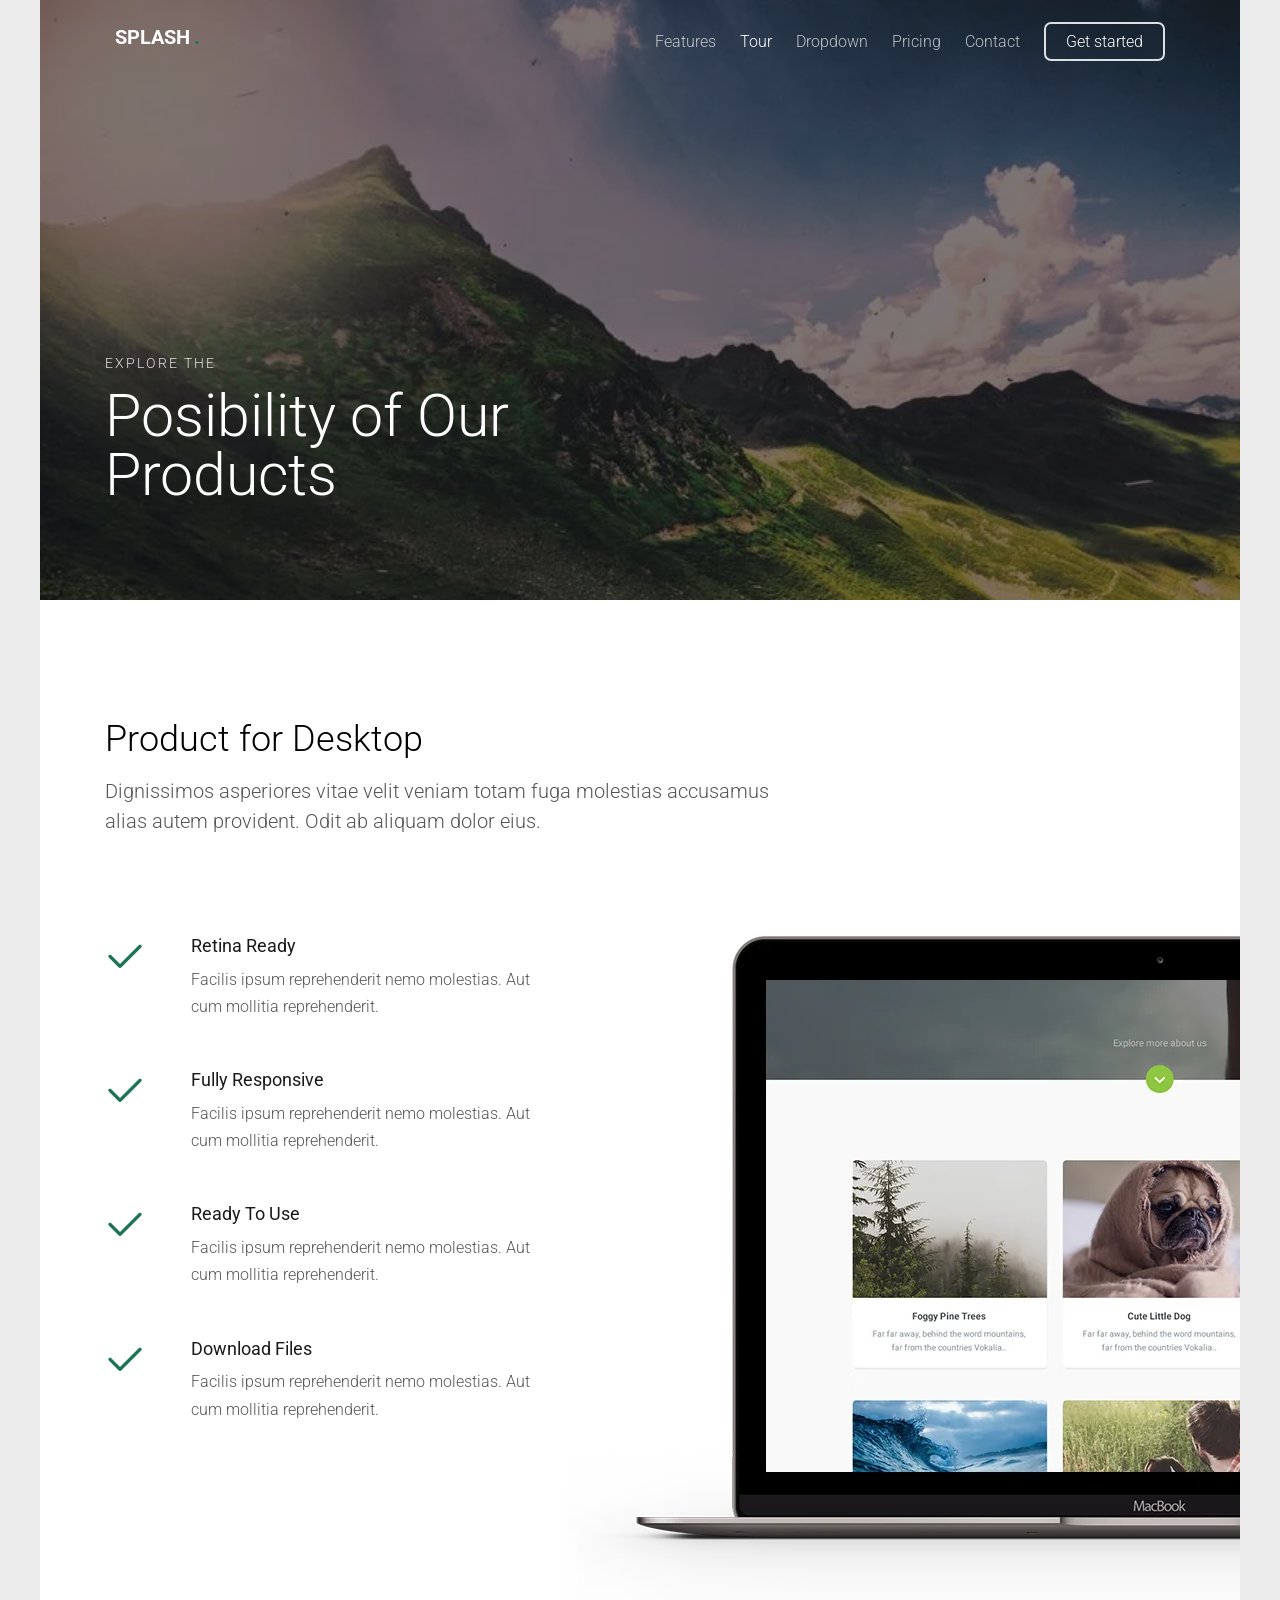
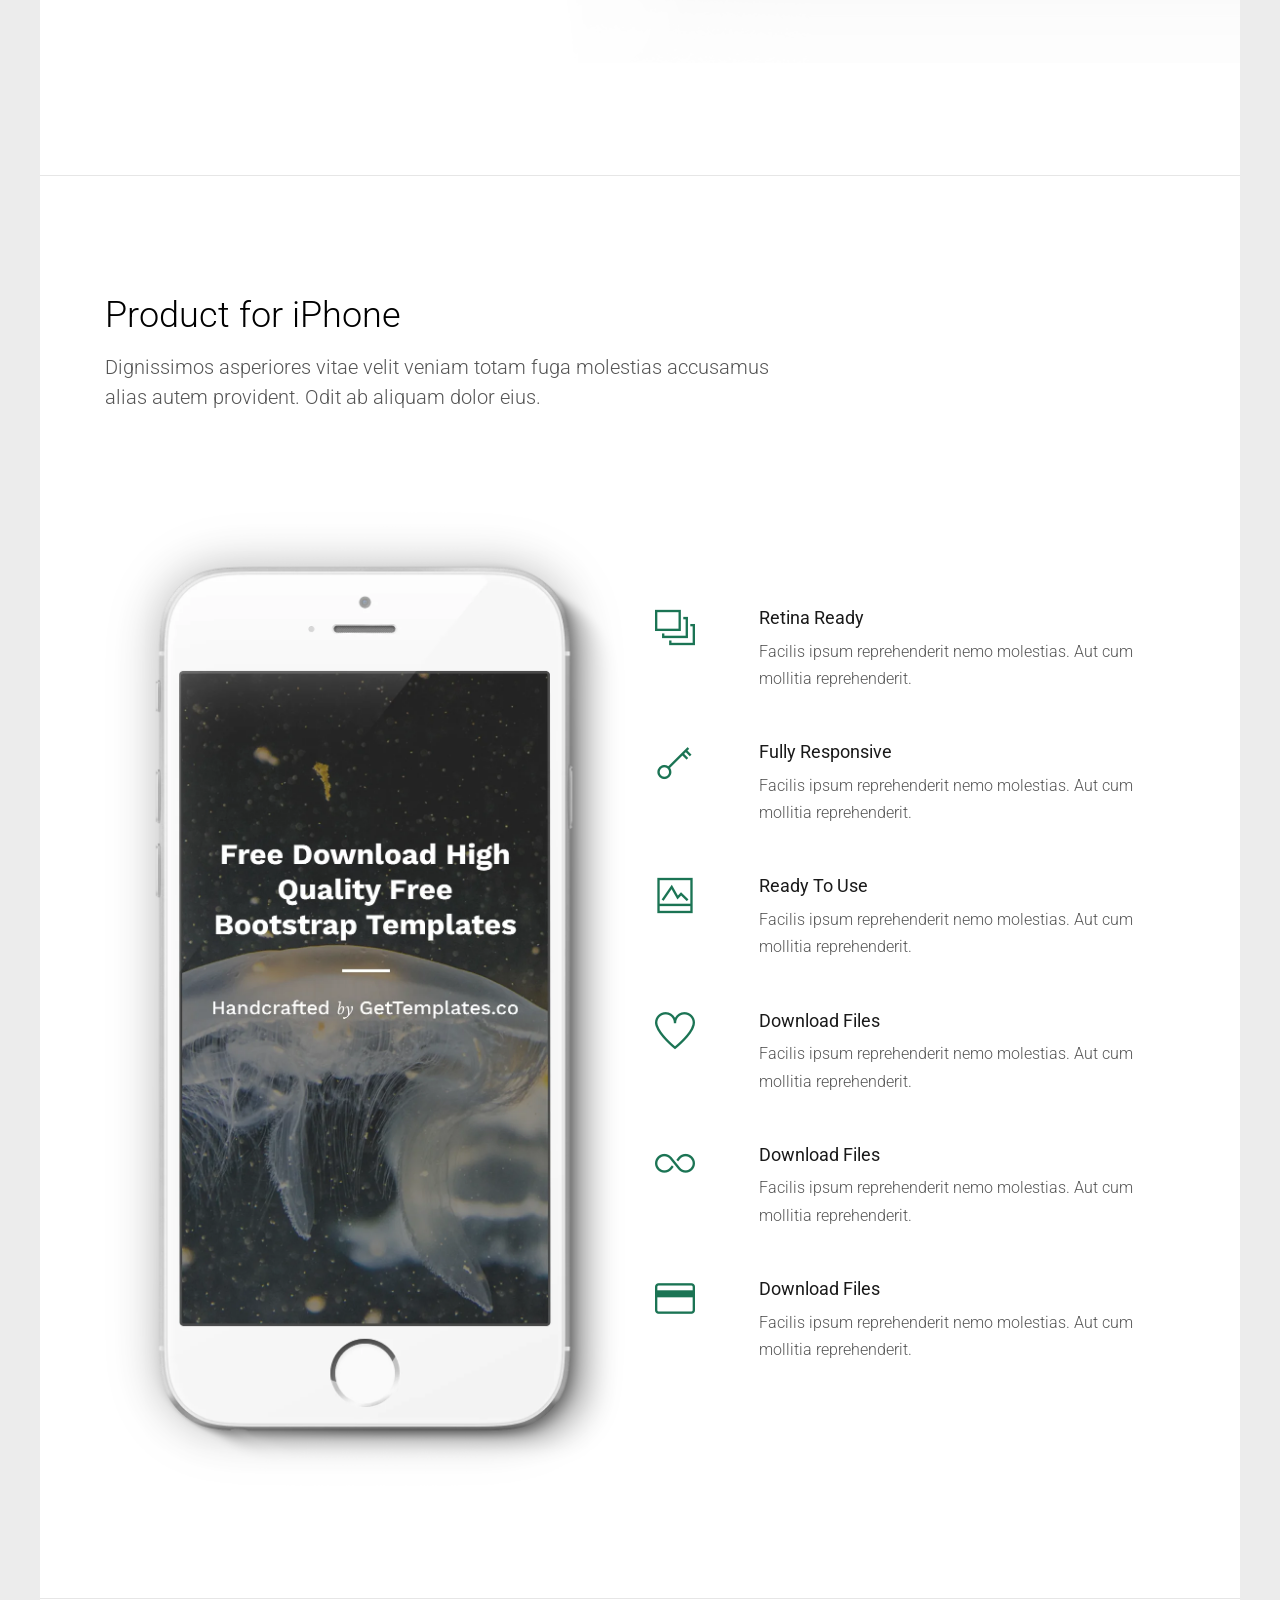
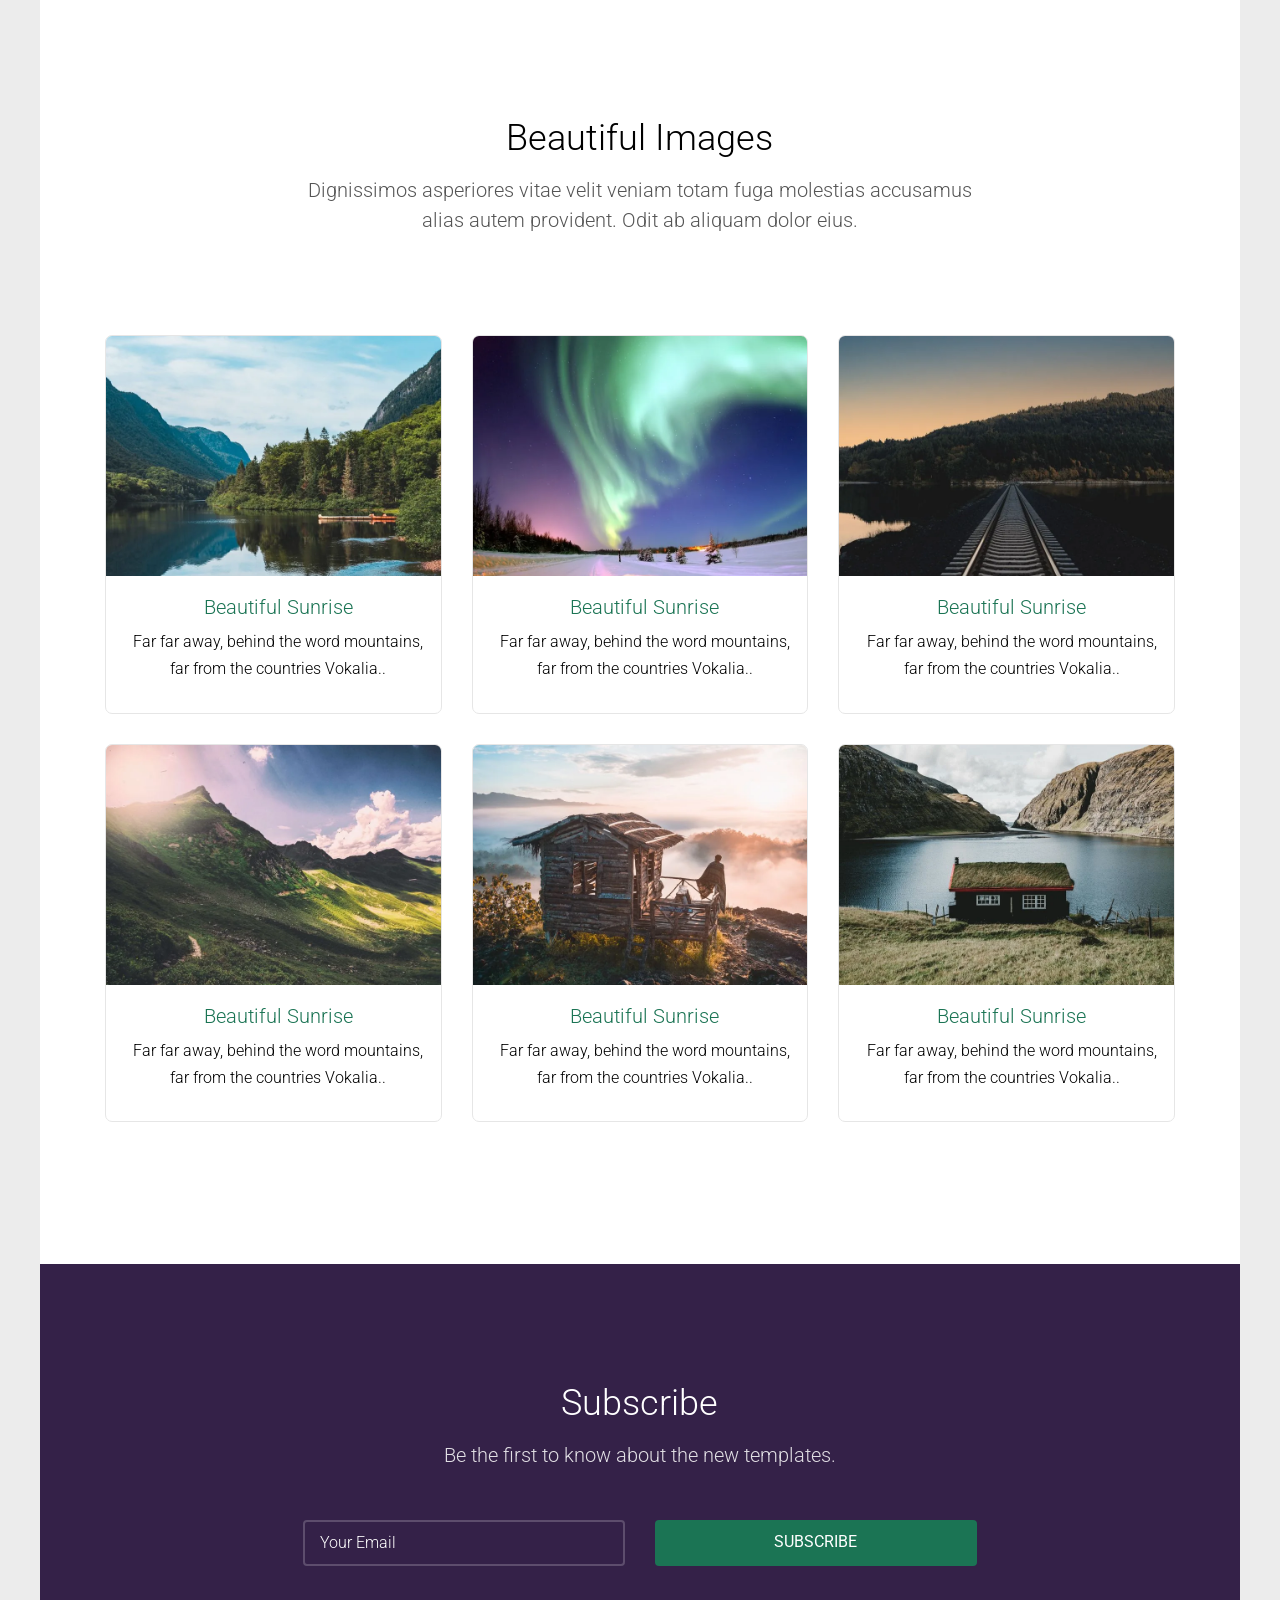
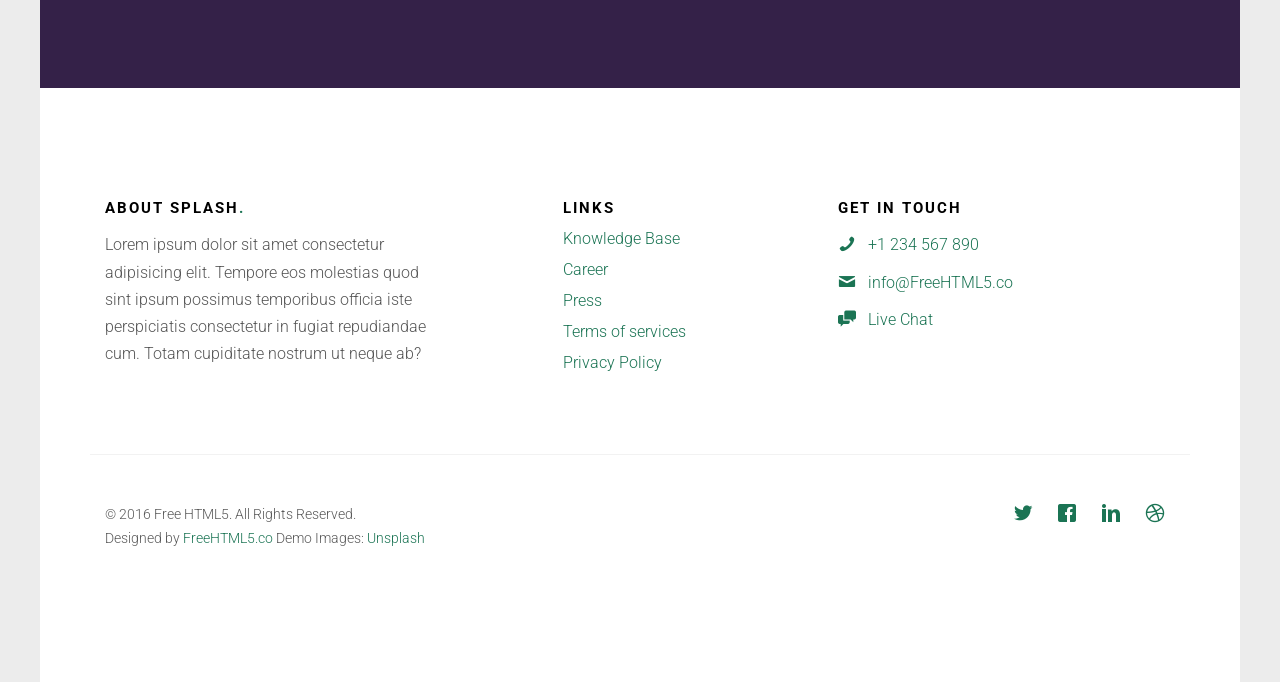
<file: tour.html>
<!DOCTYPE HTML>
<html lang="en">
	<head>
	<meta charset="utf-8">
	<meta http-equiv="X-UA-Compatible" content="IE=edge">
	<title>Splash - Free Website Template, Free HTML5 Template by FreeHTML5.co</title>
	<meta name="viewport" content="width=device-width, initial-scale=1">
	<meta name="description" content="Free HTML5 Website Template by FreeHTML5.co" />
	<meta name="keywords" content="free website templates, free html5, free template, free bootstrap, free website template, html5, css3, mobile first, responsive" />
	<meta name="author" content="FreeHTML5.co" />
	<!-- 
	//////////////////////////////////////////////////////

	FREE HTML5 TEMPLATE 
	DESIGNED & DEVELOPED by FREEHTML5.CO
		
	Website: 		http://freehtml5.co/
	Email: 			info@freehtml5.co
	Twitter: 		http://twitter.com/fh5co
	Facebook: 		https://www.facebook.com/fh5co

	//////////////////////////////////////////////////////
	 -->
  		<link rel="icon" type="image/png" href="favicon.png">
	<link rel="shortcut icon" href="favicon.ico">
	<meta name="theme-color" content="#1b7454">
	<!-- Facebook and Twitter integration -->
	<meta property="og:title" content=""/>
	<meta property="og:image" content=""/>
	<meta property="og:url" content=""/>
	<meta property="og:site_name" content=""/>
	<meta property="og:description" content=""/>
	<meta name="twitter:title" content="" />
	<meta name="twitter:image" content="" />
	<meta name="twitter:url" content="" />
	<meta name="twitter:card" content="" />

	<!-- Google Fonts preconnect & async load -->
	<link rel="preconnect" href="https://fonts.googleapis.com">
	<link rel="preconnect" href="https://fonts.gstatic.com" crossorigin>
	<link rel="preload" as="style" href="https://fonts.googleapis.com/css?family=Roboto:300,400,700&display=swap">
	<link rel="stylesheet" href="https://fonts.googleapis.com/css?family=Roboto:300,400,700&display=swap" media="print" onload="this.media='all'">
	<noscript>
		<link rel="stylesheet" href="https://fonts.googleapis.com/css?family=Roboto:300,400,700&display=swap">
	</noscript>
	
	<!-- Animate.css -->
	<link rel="stylesheet" href="css/animate.css">
	<!-- Icomoon Icon Fonts-->
	<link rel="stylesheet" href="css/icomoon.css">
	<!-- Themify Icons-->
	<link rel="stylesheet" href="css/themify-icons.css">
	<!-- Bootstrap  -->
	<link rel="stylesheet" href="css/bootstrap.css">

	<!-- Magnific Popup -->
	<link rel="stylesheet" href="css/magnific-popup.css">

	<!-- Owl Carousel  -->
	<link rel="stylesheet" href="css/owl.carousel.min.css">
	<link rel="stylesheet" href="css/owl.theme.default.min.css">

	<!-- Theme style  -->
	<link rel="stylesheet" href="css/style.css">

	
	

	</head>
	<body>
		
	<div class="gtco-loader"></div>
	
	<div id="page">

	
	<div class="page-inner">
	<nav class="gtco-nav" role="navigation">
		<div class="gtco-container">
			
			<div class="row">
				<div class="col-sm-4 col-xs-12">
					<div id="gtco-logo"><a href="index.html">Splash <em>.</em></a></div>
				</div>
				<div class="col-xs-8 text-right menu-1">
					<ul>
						<li><a href="features.html">Features</a></li>
						<li class="active"><a href="tour.html">Tour</a></li>
						<li class="has-dropdown">
							<a href="#">Dropdown</a>
							<ul class="dropdown">
								<li><a href="#">Web Design</a></li>
								<li><a href="#">eCommerce</a></li>
								<li><a href="#">Branding</a></li>
								<li><a href="#">API</a></li>
							</ul>
						</li>
						<li><a href="pricing.html">Pricing</a></li>
						<li><a href="contact.html">Contact</a></li>
						<li class="btn-cta"><a href="#"><span>Get started</span></a></li>
					</ul>
				</div>
			</div>
			
		</div>
	</nav>
	
	<header id="gtco-header" class="gtco-cover gtco-cover-sm" role="banner" style="background-image: url(images/img_1.webp)">
		<div class="overlay"></div>
		<div class="gtco-container">
			<div class="row">
				<div class="col-md-12 col-md-offset-0 text-left">
					

					<div class="row row-mt-15em">

						<div class="col-md-7 mt-text animate-box" data-animate-effect="fadeInUp">
							<span class="intro-text-small">Explore The</span>
							<h1>Posibility of Our Products</h1>	
						</div>
						
					</div>
							
					
				</div>
			</div>
		</div>
	</header>
	
	
	
	<div class="gtco-section border-bottom">
		<div class="gtco-container">
			<div class="row">
				<div class="col-md-8 text-left gtco-heading">
					<h2>Product for Desktop</h2>
					<p>Dignissimos asperiores vitae velit veniam totam fuga molestias accusamus alias autem provident. Odit ab aliquam dolor eius.</p>
				</div>
			</div>
			<div class="row">
				<div class="col-md-5">
					<div class="feature-left animate-box" data-animate-effect="fadeInLeft">
						<span class="icon">
							<i class="icon-check"></i>
						</span>
						<div class="feature-copy">
							<h3>Retina Ready</h3>
							<p>Facilis ipsum reprehenderit nemo molestias. Aut cum mollitia reprehenderit.</p>
						</div>
					</div>

					<div class="feature-left animate-box" data-animate-effect="fadeInLeft">
						<span class="icon">
							<i class="icon-check"></i>
						</span>
						<div class="feature-copy">
							<h3>Fully Responsive</h3>
							<p>Facilis ipsum reprehenderit nemo molestias. Aut cum mollitia reprehenderit.</p>
						</div>
					</div>

					<div class="feature-left animate-box" data-animate-effect="fadeInLeft">
						<span class="icon">
							<i class="icon-check"></i>
						</span>
						<div class="feature-copy">
							<h3>Ready To Use</h3>
							<p>Facilis ipsum reprehenderit nemo molestias. Aut cum mollitia reprehenderit.</p>
						</div>
					</div>

					<div class="feature-left animate-box" data-animate-effect="fadeInLeft">
						<span class="icon">
							<i class="icon-check"></i>
						</span>
						<div class="feature-copy">
							<h3>Download Files</h3>
							<p>Facilis ipsum reprehenderit nemo molestias. Aut cum mollitia reprehenderit.</p>
						</div>
					</div>

				</div>
				<div class="col-md-7 macbook-wrap animate-box" data-animate-effect="fadeInRight">
					<img src="images/macbook.webp" alt="Free HTML5 Bootstrap Template">
				</div>
			</div>
		</div>
	</div>

	<div class="gtco-section border-bottom">
		<div class="gtco-container">
			
			<div class="row">
				<div class="col-md-8 text-left gtco-heading">
					<h2>Product for iPhone</h2>
					<p>Dignissimos asperiores vitae velit veniam totam fuga molestias accusamus alias autem provident. Odit ab aliquam dolor eius.</p>
				</div>
			</div>

			<div class="row">
				<div class="col-md-6">
					<img src="images/iphone.webp" class="img-responsive" alt="Free HTML5 Bootstrap Template">
				</div>
				<div class="col-md-6 mt-sm">
					<div class="feature-left animate-box" data-animate-effect="fadeInLeft">
						<span class="icon">
							<i class="ti-layers-alt"></i>
						</span>
						<div class="feature-copy">
							<h3>Retina Ready</h3>
							<p>Facilis ipsum reprehenderit nemo molestias. Aut cum mollitia reprehenderit.</p>
						</div>
					</div>

					<div class="feature-left animate-box" data-animate-effect="fadeInLeft">
						<span class="icon">
							<i class="ti-key"></i>
						</span>
						<div class="feature-copy">
							<h3>Fully Responsive</h3>
							<p>Facilis ipsum reprehenderit nemo molestias. Aut cum mollitia reprehenderit.</p>
						</div>
					</div>

					<div class="feature-left animate-box" data-animate-effect="fadeInLeft">
						<span class="icon">
							<i class="ti-image"></i>
						</span>
						<div class="feature-copy">
							<h3>Ready To Use</h3>
							<p>Facilis ipsum reprehenderit nemo molestias. Aut cum mollitia reprehenderit.</p>
						</div>
					</div>

					<div class="feature-left animate-box" data-animate-effect="fadeInLeft">
						<span class="icon">
							<i class="ti-heart"></i>
						</span>
						<div class="feature-copy">
							<h3>Download Files</h3>
							<p>Facilis ipsum reprehenderit nemo molestias. Aut cum mollitia reprehenderit.</p>
						</div>
					</div>

					<div class="feature-left animate-box" data-animate-effect="fadeInLeft">
						<span class="icon">
							<i class="ti-infinite"></i>
						</span>
						<div class="feature-copy">
							<h3>Download Files</h3>
							<p>Facilis ipsum reprehenderit nemo molestias. Aut cum mollitia reprehenderit.</p>
						</div>
					</div>

					<div class="feature-left animate-box" data-animate-effect="fadeInLeft">
						<span class="icon">
							<i class="ti-credit-card"></i>
						</span>
						<div class="feature-copy">
							<h3>Download Files</h3>
							<p>Facilis ipsum reprehenderit nemo molestias. Aut cum mollitia reprehenderit.</p>
						</div>
					</div>

				</div>
			</div>
		</div>
	</div>

	<div class="gtco-section">
		<div class="gtco-container">
			<div class="row">
				<div class="col-md-8 col-md-offset-2 text-center gtco-heading">
					<h2>Beautiful Images</h2>
					<p>Dignissimos asperiores vitae velit veniam totam fuga molestias accusamus alias autem provident. Odit ab aliquam dolor eius.</p>
				</div>
			</div>
			<div class="row">
				<div class="col-lg-4 col-md-4 col-sm-6">
					<a href="images/img_2.webp" class="fh5co-project-item image-popup">
						<figure>
							<div class="overlay"><i class="ti-plus"></i></div>
							<img src="images/img_2.webp" alt="Image" class="img-responsive">
						</figure>
						<div class="fh5co-text">
							<h2>Beautiful Sunrise</h2>
							<p>Far far away, behind the word mountains, far from the countries Vokalia..</p>
						</div>
					</a>
				</div>
				<div class="col-lg-4 col-md-4 col-sm-6">
					<a href="images/img_3.webp" class="fh5co-project-item image-popup">
						<figure>
							<div class="overlay"><i class="ti-plus"></i></div>
							<img src="images/img_3.webp" alt="Image" class="img-responsive">
						</figure>
						<div class="fh5co-text">
							<h2>Beautiful Sunrise</h2>
							<p>Far far away, behind the word mountains, far from the countries Vokalia..</p>
						</div>
					</a>
				</div>
				<div class="col-lg-4 col-md-4 col-sm-6">
					<a href="images/img_4.webp" class="fh5co-project-item image-popup">
						<figure>
							<div class="overlay"><i class="ti-plus"></i></div>
							<img src="images/img_4.webp" alt="Image" class="img-responsive">
						</figure>
						<div class="fh5co-text">
							<h2>Beautiful Sunrise</h2>
							<p>Far far away, behind the word mountains, far from the countries Vokalia..</p>
						</div>
					</a>
				</div>

				<div class="col-lg-4 col-md-4 col-sm-6">
					<a href="images/img_1.webp" class="fh5co-project-item image-popup">
						<figure>
							<div class="overlay"><i class="ti-plus"></i></div>
							<img src="images/img_1.webp" alt="Image" class="img-responsive">
						</figure>
						<div class="fh5co-text">
							<h2>Beautiful Sunrise</h2>
							<p>Far far away, behind the word mountains, far from the countries Vokalia..</p>
						</div>
					</a>
				</div>
				<div class="col-lg-4 col-md-4 col-sm-6">
					<a href="images/img_5.webp" class="fh5co-project-item image-popup">
						<figure>
							<div class="overlay"><i class="ti-plus"></i></div>
							<img src="images/img_5.webp" alt="Image" class="img-responsive">
						</figure>
						<div class="fh5co-text">
							<h2>Beautiful Sunrise</h2>
							<p>Far far away, behind the word mountains, far from the countries Vokalia..</p>
						</div>
					</a>
				</div>
				<div class="col-lg-4 col-md-4 col-sm-6">
					<a href="images/img_6.webp" class="fh5co-project-item image-popup">
						<figure>
							<div class="overlay"><i class="ti-plus"></i></div>
							<img src="images/img_6.webp" alt="Image" class="img-responsive">
						</figure>
						<div class="fh5co-text">
							<h2>Beautiful Sunrise</h2>
							<p>Far far away, behind the word mountains, far from the countries Vokalia..</p>
						</div>
					</a>
				</div>

			</div>
		</div>
	</div>

	<div id="gtco-subscribe">
		<div class="gtco-container">
			<div class="row animate-box">
				<div class="col-md-8 col-md-offset-2 text-center gtco-heading">
					<h2>Subscribe</h2>
					<p>Be the first to know about the new templates.</p>
				</div>
			</div>
			<div class="row animate-box">
				<div class="col-md-8 col-md-offset-2">
					<form class="form-inline">
						<div class="col-md-6 col-sm-6">
							<div class="form-group">
								<label for="email" class="sr-only">Email</label>
								<input type="email" class="form-control" id="email" placeholder="Your Email">
							</div>
						</div>
						<div class="col-md-6 col-sm-6">
							<button type="submit" class="btn btn-default btn-block">Subscribe</button>
						</div>
					</form>
				</div>
			</div>
		</div>
	</div>

	<footer id="gtco-footer" role="contentinfo">
		<div class="gtco-container">
			<div class="row row-p	b-md">

				<div class="col-md-4">
					<div class="gtco-widget">
						<h3>About <span class="footer-logo">Splash<span>.<span></span></h3>
						<p>Lorem ipsum dolor sit amet consectetur adipisicing elit. Tempore eos molestias quod sint ipsum possimus temporibus officia iste perspiciatis consectetur in fugiat repudiandae cum. Totam cupiditate nostrum ut neque ab?</p>
					</div>
				</div>

				<div class="col-md-4 col-md-push-1">
					<div class="gtco-widget">
						<h3>Links</h3>
						<ul class="gtco-footer-links">
							<li><a href="#">Knowledge Base</a></li>
							<li><a href="#">Career</a></li>
							<li><a href="#">Press</a></li>
							<li><a href="#">Terms of services</a></li>
							<li><a href="#">Privacy Policy</a></li>
						</ul>
					</div>
				</div>

				<div class="col-md-4">
					<div class="gtco-widget">
						<h3>Get In Touch</h3>
						<ul class="gtco-quick-contact">
							<li><a href="#"><i class="icon-phone"></i> +1 234 567 890</a></li>
							<li><a href="#"><i class="icon-mail2"></i> info@FreeHTML5.co</a></li>
							<li><a href="#"><i class="icon-chat"></i> Live Chat</a></li>
						</ul>
					</div>
				</div>

			</div>

			<div class="row copyright">
				<div class="col-md-12">
					<p class="pull-left">
						<small class="block">&copy; 2016 Free HTML5. All Rights Reserved.</small> 
						<small class="block">Designed by <a href="http://FreeHTML5.co/" target="_blank">FreeHTML5.co</a> Demo Images: <a href="http://unsplash.co/" target="_blank">Unsplash</a></small>
					</p>
					<p class="pull-right">
						<ul class="gtco-social-icons pull-right">
							<li><a href="#" aria-label="Twitter"><i class="icon-twitter"></i></a></li>
							<li><a href="#" aria-label="Facebook"><i class="icon-facebook"></i></a></li>
							<li><a href="#" aria-label="LinkedIn"><i class="icon-linkedin"></i></a></li>
							<li><a href="#" aria-label="Dribbble"><i class="icon-dribbble"></i></a></li>
						</ul>
					</p>
				</div>
			</div>

		</div>
	</footer>
	</div>

	</div>

	<div class="gototop js-top">
		<a href="#" class="js-gotop" aria-label="Back to top"><i class="icon-arrow-up"></i></a>
	</div>
	
	<!-- jQuery -->
	<script src="js/jquery.min.js" defer></script>
	<!-- jQuery Easing -->
	<script src="js/jquery.easing.1.3.min.js" defer></script>
	<!-- Bootstrap -->
	<script src="js/bootstrap.min.js" defer></script>
	<!-- Waypoints -->
	<script src="js/jquery.waypoints.min.js" defer></script>
	<!-- Carousel -->
	<script src="js/owl.carousel.min.js" defer></script>
	<!-- countTo -->
	<script src="js/jquery.countTo.js" defer></script>
	<!-- Magnific Popup -->
	<script src="js/jquery.magnific-popup.min.js" defer></script>
	<script src="js/magnific-popup-options.js" defer></script>
	<!-- Main -->
	<script src="js/main.js" defer></script>

	</body>
</html>
</file>
<file: css/icomoon.css>
@font-face {
  font-family: 'icomoon';
  src:  url('../fonts/icomoon/icomoon.eot?6iuir');
  src:  url('../fonts/icomoon/icomoon.eot?6iuir#iefix') format('embedded-opentype'),
    url('../fonts/icomoon/icomoon.ttf?6iuir') format('truetype'),
    url('../fonts/icomoon/icomoon.woff?6iuir') format('woff'),
    url('../fonts/icomoon/icomoon.svg?6iuir#icomoon') format('svg');
  font-weight: normal;
  font-style: normal;
  font-display: swap;
}

[class^="icon-"], [class*=" icon-"] {
  /* use !important to prevent issues with browser extensions that change fonts */
  font-family: 'icomoon' !important;
  speak: none;
  font-style: normal;
  font-display: swap;
  font-weight: normal;
  font-variant: normal;
  text-transform: none;
  line-height: 1;

  /* Better Font Rendering =========== */
  -webkit-font-smoothing: antialiased;
  -moz-osx-font-smoothing: grayscale;
}

.icon-eye:before {
  content: "\e000";
}
.icon-paper-clip:before {
  content: "\e001";
}
.icon-mail:before {
  content: "\e002";
}
.icon-toggle:before {
  content: "\e003";
}
.icon-layout:before {
  content: "\e004";
}
.icon-link:before {
  content: "\e005";
}
.icon-bell:before {
  content: "\e006";
}
.icon-lock:before {
  content: "\e007";
}
.icon-unlock:before {
  content: "\e008";
}
.icon-ribbon:before {
  content: "\e009";
}
.icon-image:before {
  content: "\e010";
}
.icon-signal:before {
  content: "\e011";
}
.icon-target:before {
  content: "\e012";
}
.icon-clipboard:before {
  content: "\e013";
}
.icon-clock:before {
  content: "\e014";
}
.icon-watch:before {
  content: "\e015";
}
.icon-air-play:before {
  content: "\e016";
}
.icon-camera:before {
  content: "\e017";
}
.icon-video:before {
  content: "\e018";
}
.icon-disc:before {
  content: "\e019";
}
.icon-printer:before {
  content: "\e020";
}
.icon-monitor:before {
  content: "\e021";
}
.icon-server:before {
  content: "\e022";
}
.icon-cog:before {
  content: "\e023";
}
.icon-heart:before {
  content: "\e024";
}
.icon-paragraph:before {
  content: "\e025";
}
.icon-align-justify:before {
  content: "\e026";
}
.icon-align-left:before {
  content: "\e027";
}
.icon-align-center:before {
  content: "\e028";
}
.icon-align-right:before {
  content: "\e029";
}
.icon-book:before {
  content: "\e030";
}
.icon-layers:before {
  content: "\e031";
}
.icon-stack:before {
  content: "\e032";
}
.icon-stack-2:before {
  content: "\e033";
}
.icon-paper:before {
  content: "\e034";
}
.icon-paper-stack:before {
  content: "\e035";
}
.icon-search:before {
  content: "\e036";
}
.icon-zoom-in:before {
  content: "\e037";
}
.icon-zoom-out:before {
  content: "\e038";
}
.icon-reply:before {
  content: "\e039";
}
.icon-circle-plus:before {
  content: "\e040";
}
.icon-circle-minus:before {
  content: "\e041";
}
.icon-circle-check:before {
  content: "\e042";
}
.icon-circle-cross:before {
  content: "\e043";
}
.icon-square-plus:before {
  content: "\e044";
}
.icon-square-minus:before {
  content: "\e045";
}
.icon-square-check:before {
  content: "\e046";
}
.icon-square-cross:before {
  content: "\e047";
}
.icon-microphone:before {
  content: "\e048";
}
.icon-record:before {
  content: "\e049";
}
.icon-skip-back:before {
  content: "\e050";
}
.icon-rewind:before {
  content: "\e051";
}
.icon-play:before {
  content: "\e052";
}
.icon-pause:before {
  content: "\e053";
}
.icon-stop:before {
  content: "\e054";
}
.icon-fast-forward:before {
  content: "\e055";
}
.icon-skip-forward:before {
  content: "\e056";
}
.icon-shuffle:before {
  content: "\e057";
}
.icon-repeat:before {
  content: "\e058";
}
.icon-folder:before {
  content: "\e059";
}
.icon-umbrella:before {
  content: "\e060";
}
.icon-moon:before {
  content: "\e061";
}
.icon-thermometer:before {
  content: "\e062";
}
.icon-drop:before {
  content: "\e063";
}
.icon-sun:before {
  content: "\e064";
}
.icon-cloud:before {
  content: "\e065";
}
.icon-cloud-upload:before {
  content: "\e066";
}
.icon-cloud-download:before {
  content: "\e067";
}
.icon-upload:before {
  content: "\e068";
}
.icon-download:before {
  content: "\e069";
}
.icon-location:before {
  content: "\e070";
}
.icon-location-2:before {
  content: "\e071";
}
.icon-map:before {
  content: "\e072";
}
.icon-battery:before {
  content: "\e073";
}
.icon-head:before {
  content: "\e074";
}
.icon-briefcase:before {
  content: "\e075";
}
.icon-speech-bubble:before {
  content: "\e076";
}
.icon-anchor:before {
  content: "\e077";
}
.icon-globe:before {
  content: "\e078";
}
.icon-box:before {
  content: "\e079";
}
.icon-reload:before {
  content: "\e080";
}
.icon-share:before {
  content: "\e081";
}
.icon-marquee:before {
  content: "\e082";
}
.icon-marquee-plus:before {
  content: "\e083";
}
.icon-marquee-minus:before {
  content: "\e084";
}
.icon-tag:before {
  content: "\e085";
}
.icon-power:before {
  content: "\e086";
}
.icon-command:before {
  content: "\e087";
}
.icon-alt:before {
  content: "\e088";
}
.icon-esc:before {
  content: "\e089";
}
.icon-bar-graph:before {
  content: "\e090";
}
.icon-bar-graph-2:before {
  content: "\e091";
}
.icon-pie-graph:before {
  content: "\e092";
}
.icon-star:before {
  content: "\e093";
}
.icon-arrow-left:before {
  content: "\e094";
}
.icon-arrow-right:before {
  content: "\e095";
}
.icon-arrow-up:before {
  content: "\e096";
}
.icon-arrow-down:before {
  content: "\e097";
}
.icon-volume:before {
  content: "\e098";
}
.icon-mute:before {
  content: "\e099";
}
.icon-content-right:before {
  content: "\e100";
}
.icon-content-left:before {
  content: "\e101";
}
.icon-grid:before {
  content: "\e102";
}
.icon-grid-2:before {
  content: "\e103";
}
.icon-columns:before {
  content: "\e104";
}
.icon-loader:before {
  content: "\e105";
}
.icon-bag:before {
  content: "\e106";
}
.icon-ban:before {
  content: "\e107";
}
.icon-flag:before {
  content: "\e108";
}
.icon-trash:before {
  content: "\e109";
}
.icon-expand:before {
  content: "\e110";
}
.icon-contract:before {
  content: "\e111";
}
.icon-maximize:before {
  content: "\e112";
}
.icon-minimize:before {
  content: "\e113";
}
.icon-plus:before {
  content: "\e114";
}
.icon-minus:before {
  content: "\e115";
}
.icon-check:before {
  content: "\e116";
}
.icon-cross:before {
  content: "\e117";
}
.icon-move:before {
  content: "\e118";
}
.icon-delete:before {
  content: "\e119";
}
.icon-menu:before {
  content: "\e120";
}
.icon-archive:before {
  content: "\e121";
}
.icon-inbox:before {
  content: "\e122";
}
.icon-outbox:before {
  content: "\e123";
}
.icon-file:before {
  content: "\e124";
}
.icon-file-add:before {
  content: "\e125";
}
.icon-file-subtract:before {
  content: "\e126";
}
.icon-help:before {
  content: "\e127";
}
.icon-open:before {
  content: "\e128";
}
.icon-ellipsis:before {
  content: "\e129";
}
.icon-add-to-list:before {
  content: "\e900";
}
.icon-classic-computer:before {
  content: "\e901";
}
.icon-controller-fast-backward:before {
  content: "\e902";
}
.icon-creative-commons-attribution:before {
  content: "\e903";
}
.icon-creative-commons-noderivs:before {
  content: "\e904";
}
.icon-creative-commons-noncommercial-eu:before {
  content: "\e905";
}
.icon-creative-commons-noncommercial-us:before {
  content: "\e906";
}
.icon-creative-commons-public-domain:before {
  content: "\e907";
}
.icon-creative-commons-remix:before {
  content: "\e908";
}
.icon-creative-commons-share:before {
  content: "\e909";
}
.icon-creative-commons-sharealike:before {
  content: "\e90a";
}
.icon-creative-commons:before {
  content: "\e90b";
}
.icon-document-landscape:before {
  content: "\e90c";
}
.icon-remove-user:before {
  content: "\e90d";
}
.icon-warning:before {
  content: "\e90e";
}
.icon-arrow-bold-down:before {
  content: "\e90f";
}
.icon-arrow-bold-left:before {
  content: "\e910";
}
.icon-arrow-bold-right:before {
  content: "\e911";
}
.icon-arrow-bold-up:before {
  content: "\e912";
}
.icon-arrow-down2:before {
  content: "\e913";
}
.icon-arrow-left2:before {
  content: "\e914";
}
.icon-arrow-long-down:before {
  content: "\e915";
}
.icon-arrow-long-left:before {
  content: "\e916";
}
.icon-arrow-long-right:before {
  content: "\e917";
}
.icon-arrow-long-up:before {
  content: "\e918";
}
.icon-arrow-right2:before {
  content: "\e919";
}
.icon-arrow-up2:before {
  content: "\e91a";
}
.icon-arrow-with-circle-down:before {
  content: "\e91b";
}
.icon-arrow-with-circle-left:before {
  content: "\e91c";
}
.icon-arrow-with-circle-right:before {
  content: "\e91d";
}
.icon-arrow-with-circle-up:before {
  content: "\e91e";
}
.icon-bookmark:before {
  content: "\e91f";
}
.icon-bookmarks:before {
  content: "\e920";
}
.icon-chevron-down:before {
  content: "\e921";
}
.icon-chevron-left:before {
  content: "\e922";
}
.icon-chevron-right:before {
  content: "\e923";
}
.icon-chevron-small-down:before {
  content: "\e924";
}
.icon-chevron-small-left:before {
  content: "\e925";
}
.icon-chevron-small-right:before {
  content: "\e926";
}
.icon-chevron-small-up:before {
  content: "\e927";
}
.icon-chevron-thin-down:before {
  content: "\e928";
}
.icon-chevron-thin-left:before {
  content: "\e929";
}
.icon-chevron-thin-right:before {
  content: "\e92a";
}
.icon-chevron-thin-up:before {
  content: "\e92b";
}
.icon-chevron-up:before {
  content: "\e92c";
}
.icon-chevron-with-circle-down:before {
  content: "\e92d";
}
.icon-chevron-with-circle-left:before {
  content: "\e92e";
}
.icon-chevron-with-circle-right:before {
  content: "\e92f";
}
.icon-chevron-with-circle-up:before {
  content: "\e930";
}
.icon-cloud2:before {
  content: "\e931";
}
.icon-controller-fast-forward:before {
  content: "\e932";
}
.icon-controller-jump-to-start:before {
  content: "\e933";
}
.icon-controller-next:before {
  content: "\e934";
}
.icon-controller-paus:before {
  content: "\e935";
}
.icon-controller-play:before {
  content: "\e936";
}
.icon-controller-record:before {
  content: "\e937";
}
.icon-controller-stop:before {
  content: "\e938";
}
.icon-controller-volume:before {
  content: "\e939";
}
.icon-dot-single:before {
  content: "\e93a";
}
.icon-dots-three-horizontal:before {
  content: "\e93b";
}
.icon-dots-three-vertical:before {
  content: "\e93c";
}
.icon-dots-two-horizontal:before {
  content: "\e93d";
}
.icon-dots-two-vertical:before {
  content: "\e93e";
}
.icon-download2:before {
  content: "\e93f";
}
.icon-emoji-flirt:before {
  content: "\e940";
}
.icon-flow-branch:before {
  content: "\e941";
}
.icon-flow-cascade:before {
  content: "\e942";
}
.icon-flow-line:before {
  content: "\e943";
}
.icon-flow-parallel:before {
  content: "\e944";
}
.icon-flow-tree:before {
  content: "\e945";
}
.icon-install:before {
  content: "\e946";
}
.icon-layers2:before {
  content: "\e947";
}
.icon-open-book:before {
  content: "\e948";
}
.icon-resize-100:before {
  content: "\e949";
}
.icon-resize-full-screen:before {
  content: "\e94a";
}
.icon-save:before {
  content: "\e94b";
}
.icon-select-arrows:before {
  content: "\e94c";
}
.icon-sound-mute:before {
  content: "\e94d";
}
.icon-sound:before {
  content: "\e94e";
}
.icon-trash2:before {
  content: "\e94f";
}
.icon-triangle-down:before {
  content: "\e950";
}
.icon-triangle-left:before {
  content: "\e951";
}
.icon-triangle-right:before {
  content: "\e952";
}
.icon-triangle-up:before {
  content: "\e953";
}
.icon-uninstall:before {
  content: "\e954";
}
.icon-upload-to-cloud:before {
  content: "\e955";
}
.icon-upload2:before {
  content: "\e956";
}
.icon-add-user:before {
  content: "\e957";
}
.icon-address:before {
  content: "\e958";
}
.icon-adjust:before {
  content: "\e959";
}
.icon-air:before {
  content: "\e95a";
}
.icon-aircraft-landing:before {
  content: "\e95b";
}
.icon-aircraft-take-off:before {
  content: "\e95c";
}
.icon-aircraft:before {
  content: "\e95d";
}
.icon-align-bottom:before {
  content: "\e95e";
}
.icon-align-horizontal-middle:before {
  content: "\e95f";
}
.icon-align-left2:before {
  content: "\e960";
}
.icon-align-right2:before {
  content: "\e961";
}
.icon-align-top:before {
  content: "\e962";
}
.icon-align-vertical-middle:before {
  content: "\e963";
}
.icon-archive2:before {
  content: "\e964";
}
.icon-area-graph:before {
  content: "\e965";
}
.icon-attachment:before {
  content: "\e966";
}
.icon-awareness-ribbon:before {
  content: "\e967";
}
.icon-back-in-time:before {
  content: "\e968";
}
.icon-back:before {
  content: "\e969";
}
.icon-bar-graph2:before {
  content: "\e96a";
}
.icon-battery2:before {
  content: "\e96b";
}
.icon-beamed-note:before {
  content: "\e96c";
}
.icon-bell2:before {
  content: "\e96d";
}
.icon-blackboard:before {
  content: "\e96e";
}
.icon-block:before {
  content: "\e96f";
}
.icon-book2:before {
  content: "\e970";
}
.icon-bowl:before {
  content: "\e971";
}
.icon-box2:before {
  content: "\e972";
}
.icon-briefcase2:before {
  content: "\e973";
}
.icon-browser:before {
  content: "\e974";
}
.icon-brush:before {
  content: "\e975";
}
.icon-bucket:before {
  content: "\e976";
}
.icon-cake:before {
  content: "\e977";
}
.icon-calculator:before {
  content: "\e978";
}
.icon-calendar:before {
  content: "\e979";
}
.icon-camera2:before {
  content: "\e97a";
}
.icon-ccw:before {
  content: "\e97b";
}
.icon-chat:before {
  content: "\e97c";
}
.icon-check2:before {
  content: "\e97d";
}
.icon-circle-with-cross:before {
  content: "\e97e";
}
.icon-circle-with-minus:before {
  content: "\e97f";
}
.icon-circle-with-plus:before {
  content: "\e980";
}
.icon-circle:before {
  content: "\e981";
}
.icon-circular-graph:before {
  content: "\e982";
}
.icon-clapperboard:before {
  content: "\e983";
}
.icon-clipboard2:before {
  content: "\e984";
}
.icon-clock2:before {
  content: "\e985";
}
.icon-code:before {
  content: "\e986";
}
.icon-cog2:before {
  content: "\e987";
}
.icon-colours:before {
  content: "\e988";
}
.icon-compass:before {
  content: "\e989";
}
.icon-copy:before {
  content: "\e98a";
}
.icon-credit-card:before {
  content: "\e98b";
}
.icon-credit:before {
  content: "\e98c";
}
.icon-cross2:before {
  content: "\e98d";
}
.icon-cup:before {
  content: "\e98e";
}
.icon-cw:before {
  content: "\e98f";
}
.icon-cycle:before {
  content: "\e990";
}
.icon-database:before {
  content: "\e991";
}
.icon-dial-pad:before {
  content: "\e992";
}
.icon-direction:before {
  content: "\e993";
}
.icon-document:before {
  content: "\e994";
}
.icon-documents:before {
  content: "\e995";
}
.icon-drink:before {
  content: "\e996";
}
.icon-drive:before {
  content: "\e997";
}
.icon-drop2:before {
  content: "\e998";
}
.icon-edit:before {
  content: "\e999";
}
.icon-email:before {
  content: "\e99a";
}
.icon-emoji-happy:before {
  content: "\e99b";
}
.icon-emoji-neutral:before {
  content: "\e99c";
}
.icon-emoji-sad:before {
  content: "\e99d";
}
.icon-erase:before {
  content: "\e99e";
}
.icon-eraser:before {
  content: "\e99f";
}
.icon-export:before {
  content: "\e9a0";
}
.icon-eye2:before {
  content: "\e9a1";
}
.icon-feather:before {
  content: "\e9a2";
}
.icon-flag2:before {
  content: "\e9a3";
}
.icon-flash:before {
  content: "\e9a4";
}
.icon-flashlight:before {
  content: "\e9a5";
}
.icon-flat-brush:before {
  content: "\e9a6";
}
.icon-folder-images:before {
  content: "\e9a7";
}
.icon-folder-music:before {
  content: "\e9a8";
}
.icon-folder-video:before {
  content: "\e9a9";
}
.icon-folder2:before {
  content: "\e9aa";
}
.icon-forward:before {
  content: "\e9ab";
}
.icon-funnel:before {
  content: "\e9ac";
}
.icon-game-controller:before {
  content: "\e9ad";
}
.icon-gauge:before {
  content: "\e9ae";
}
.icon-globe2:before {
  content: "\e9af";
}
.icon-graduation-cap:before {
  content: "\e9b0";
}
.icon-grid2:before {
  content: "\e9b1";
}
.icon-hair-cross:before {
  content: "\e9b2";
}
.icon-hand:before {
  content: "\e9b3";
}
.icon-heart-outlined:before {
  content: "\e9b4";
}
.icon-heart2:before {
  content: "\e9b5";
}
.icon-help-with-circle:before {
  content: "\e9b6";
}
.icon-help2:before {
  content: "\e9b7";
}
.icon-home:before {
  content: "\e9b8";
}
.icon-hour-glass:before {
  content: "\e9b9";
}
.icon-image-inverted:before {
  content: "\e9ba";
}
.icon-image2:before {
  content: "\e9bb";
}
.icon-images:before {
  content: "\e9bc";
}
.icon-inbox2:before {
  content: "\e9bd";
}
.icon-infinity:before {
  content: "\e9be";
}
.icon-info-with-circle:before {
  content: "\e9bf";
}
.icon-info:before {
  content: "\e9c0";
}
.icon-key:before {
  content: "\e9c1";
}
.icon-keyboard:before {
  content: "\e9c2";
}
.icon-lab-flask:before {
  content: "\e9c3";
}
.icon-landline:before {
  content: "\e9c4";
}
.icon-language:before {
  content: "\e9c5";
}
.icon-laptop:before {
  content: "\e9c6";
}
.icon-leaf:before {
  content: "\e9c7";
}
.icon-level-down:before {
  content: "\e9c8";
}
.icon-level-up:before {
  content: "\e9c9";
}
.icon-lifebuoy:before {
  content: "\e9ca";
}
.icon-light-bulb:before {
  content: "\e9cb";
}
.icon-light-down:before {
  content: "\e9cc";
}
.icon-light-up:before {
  content: "\e9cd";
}
.icon-line-graph:before {
  content: "\e9ce";
}
.icon-link2:before {
  content: "\e9cf";
}
.icon-list:before {
  content: "\e9d0";
}
.icon-location-pin:before {
  content: "\e9d1";
}
.icon-location2:before {
  content: "\e9d2";
}
.icon-lock-open:before {
  content: "\e9d3";
}
.icon-lock2:before {
  content: "\e9d4";
}
.icon-log-out:before {
  content: "\e9d5";
}
.icon-login:before {
  content: "\e9d6";
}
.icon-loop:before {
  content: "\e9d7";
}
.icon-magnet:before {
  content: "\e9d8";
}
.icon-magnifying-glass:before {
  content: "\e9d9";
}
.icon-mail2:before {
  content: "\e9da";
}
.icon-man:before {
  content: "\e9db";
}
.icon-map2:before {
  content: "\e9dc";
}
.icon-mask:before {
  content: "\e9dd";
}
.icon-medal:before {
  content: "\e9de";
}
.icon-megaphone:before {
  content: "\e9df";
}
.icon-menu2:before {
  content: "\e9e0";
}
.icon-message:before {
  content: "\e9e1";
}
.icon-mic:before {
  content: "\e9e2";
}
.icon-minus2:before {
  content: "\e9e3";
}
.icon-mobile:before {
  content: "\e9e4";
}
.icon-modern-mic:before {
  content: "\e9e5";
}
.icon-moon2:before {
  content: "\e9e6";
}
.icon-mouse:before {
  content: "\e9e7";
}
.icon-music:before {
  content: "\e9e8";
}
.icon-network:before {
  content: "\e9e9";
}
.icon-new-message:before {
  content: "\e9ea";
}
.icon-new:before {
  content: "\e9eb";
}
.icon-news:before {
  content: "\e9ec";
}
.icon-note:before {
  content: "\e9ed";
}
.icon-notification:before {
  content: "\e9ee";
}
.icon-old-mobile:before {
  content: "\e9ef";
}
.icon-old-phone:before {
  content: "\e9f0";
}
.icon-palette:before {
  content: "\e9f1";
}
.icon-paper-plane:before {
  content: "\e9f2";
}
.icon-pencil:before {
  content: "\e9f3";
}
.icon-phone:before {
  content: "\e9f4";
}
.icon-pie-chart:before {
  content: "\e9f5";
}
.icon-pin:before {
  content: "\e9f6";
}
.icon-plus2:before {
  content: "\e9f7";
}
.icon-popup:before {
  content: "\e9f8";
}
.icon-power-plug:before {
  content: "\e9f9";
}
.icon-price-ribbon:before {
  content: "\e9fa";
}
.icon-price-tag:before {
  content: "\e9fb";
}
.icon-print:before {
  content: "\e9fc";
}
.icon-progress-empty:before {
  content: "\e9fd";
}
.icon-progress-full:before {
  content: "\e9fe";
}
.icon-progress-one:before {
  content: "\e9ff";
}
.icon-progress-two:before {
  content: "\ea00";
}
.icon-publish:before {
  content: "\ea01";
}
.icon-quote:before {
  content: "\ea02";
}
.icon-radio:before {
  content: "\ea03";
}
.icon-reply-all:before {
  content: "\ea04";
}
.icon-reply2:before {
  content: "\ea05";
}
.icon-retweet:before {
  content: "\ea06";
}
.icon-rocket:before {
  content: "\ea07";
}
.icon-round-brush:before {
  content: "\ea08";
}
.icon-rss:before {
  content: "\ea09";
}
.icon-ruler:before {
  content: "\ea0a";
}
.icon-scissors:before {
  content: "\ea0b";
}
.icon-share-alternitive:before {
  content: "\ea0c";
}
.icon-share2:before {
  content: "\ea0d";
}
.icon-shareable:before {
  content: "\ea0e";
}
.icon-shield:before {
  content: "\ea0f";
}
.icon-shop:before {
  content: "\ea10";
}
.icon-shopping-bag:before {
  content: "\ea11";
}
.icon-shopping-basket:before {
  content: "\ea12";
}
.icon-shopping-cart:before {
  content: "\ea13";
}
.icon-shuffle2:before {
  content: "\ea14";
}
.icon-signal2:before {
  content: "\ea15";
}
.icon-sound-mix:before {
  content: "\ea16";
}
.icon-sports-club:before {
  content: "\ea17";
}
.icon-spreadsheet:before {
  content: "\ea18";
}
.icon-squared-cross:before {
  content: "\ea19";
}
.icon-squared-minus:before {
  content: "\ea1a";
}
.icon-squared-plus:before {
  content: "\ea1b";
}
.icon-star-outlined:before {
  content: "\ea1c";
}
.icon-star2:before {
  content: "\ea1d";
}
.icon-stopwatch:before {
  content: "\ea1e";
}
.icon-suitcase:before {
  content: "\ea1f";
}
.icon-swap:before {
  content: "\ea20";
}
.icon-sweden:before {
  content: "\ea21";
}
.icon-switch:before {
  content: "\ea22";
}
.icon-tablet:before {
  content: "\ea23";
}
.icon-tag2:before {
  content: "\ea24";
}
.icon-text-document-inverted:before {
  content: "\ea25";
}
.icon-text-document:before {
  content: "\ea26";
}
.icon-text:before {
  content: "\ea27";
}
.icon-thermometer2:before {
  content: "\ea28";
}
.icon-thumbs-down:before {
  content: "\ea29";
}
.icon-thumbs-up:before {
  content: "\ea2a";
}
.icon-thunder-cloud:before {
  content: "\ea2b";
}
.icon-ticket:before {
  content: "\ea2c";
}
.icon-time-slot:before {
  content: "\ea2d";
}
.icon-tools:before {
  content: "\ea2e";
}
.icon-traffic-cone:before {
  content: "\ea2f";
}
.icon-tree:before {
  content: "\ea30";
}
.icon-trophy:before {
  content: "\ea31";
}
.icon-tv:before {
  content: "\ea32";
}
.icon-typing:before {
  content: "\ea33";
}
.icon-unread:before {
  content: "\ea34";
}
.icon-untag:before {
  content: "\ea35";
}
.icon-user:before {
  content: "\ea36";
}
.icon-users:before {
  content: "\ea37";
}
.icon-v-card:before {
  content: "\ea38";
}
.icon-video2:before {
  content: "\ea39";
}
.icon-vinyl:before {
  content: "\ea3a";
}
.icon-voicemail:before {
  content: "\ea3b";
}
.icon-wallet:before {
  content: "\ea3c";
}
.icon-water:before {
  content: "\ea3d";
}
.icon-px-with-circle:before {
  content: "\ea3e";
}
.icon-px:before {
  content: "\ea3f";
}
.icon-basecamp:before {
  content: "\ea40";
}
.icon-behance:before {
  content: "\ea41";
}
.icon-creative-cloud:before {
  content: "\ea42";
}
.icon-dropbox:before {
  content: "\ea43";
}
.icon-evernote:before {
  content: "\ea44";
}
.icon-flattr:before {
  content: "\ea45";
}
.icon-foursquare:before {
  content: "\ea46";
}
.icon-google-drive:before {
  content: "\ea47";
}
.icon-google-hangouts:before {
  content: "\ea48";
}
.icon-grooveshark:before {
  content: "\ea49";
}
.icon-icloud:before {
  content: "\ea4a";
}
.icon-mixi:before {
  content: "\ea4b";
}
.icon-onedrive:before {
  content: "\ea4c";
}
.icon-paypal:before {
  content: "\ea4d";
}
.icon-picasa:before {
  content: "\ea4e";
}
.icon-qq:before {
  content: "\ea4f";
}
.icon-rdio-with-circle:before {
  content: "\ea50";
}
.icon-renren:before {
  content: "\ea51";
}
.icon-scribd:before {
  content: "\ea52";
}
.icon-sina-weibo:before {
  content: "\ea53";
}
.icon-skype-with-circle:before {
  content: "\ea54";
}
.icon-skype:before {
  content: "\ea55";
}
.icon-slideshare:before {
  content: "\ea56";
}
.icon-smashing:before {
  content: "\ea57";
}
.icon-soundcloud:before {
  content: "\ea58";
}
.icon-spotify-with-circle:before {
  content: "\ea59";
}
.icon-spotify:before {
  content: "\ea5a";
}
.icon-swarm:before {
  content: "\ea5b";
}
.icon-vine-with-circle:before {
  content: "\ea5c";
}
.icon-vine:before {
  content: "\ea5d";
}
.icon-vk-alternitive:before {
  content: "\ea5e";
}
.icon-vk-with-circle:before {
  content: "\ea5f";
}
.icon-vk:before {
  content: "\ea60";
}
.icon-xing-with-circle:before {
  content: "\ea61";
}
.icon-xing:before {
  content: "\ea62";
}
.icon-yelp:before {
  content: "\ea63";
}
.icon-dribbble-with-circle:before {
  content: "\ea64";
}
.icon-dribbble:before {
  content: "\ea65";
}
.icon-facebook-with-circle:before {
  content: "\ea66";
}
.icon-facebook:before {
  content: "\ea67";
}
.icon-flickr-with-circle:before {
  content: "\ea68";
}
.icon-flickr:before {
  content: "\ea69";
}
.icon-github-with-circle:before {
  content: "\ea6a";
}
.icon-github:before {
  content: "\ea6b";
}
.icon-google-with-circle:before {
  content: "\ea6c";
}
.icon-google:before {
  content: "\ea6d";
}
.icon-instagram-with-circle:before {
  content: "\ea6e";
}
.icon-instagram:before {
  content: "\ea6f";
}
.icon-lastfm-with-circle:before {
  content: "\ea70";
}
.icon-lastfm:before {
  content: "\ea71";
}
.icon-linkedin-with-circle:before {
  content: "\ea72";
}
.icon-linkedin:before {
  content: "\ea73";
}
.icon-pinterest-with-circle:before {
  content: "\ea74";
}
.icon-pinterest:before {
  content: "\ea75";
}
.icon-rdio:before {
  content: "\ea76";
}
.icon-stumbleupon-with-circle:before {
  content: "\ea77";
}
.icon-stumbleupon:before {
  content: "\ea78";
}
.icon-tumblr-with-circle:before {
  content: "\ea79";
}
.icon-tumblr:before {
  content: "\ea7a";
}
.icon-twitter-with-circle:before {
  content: "\ea7b";
}
.icon-twitter:before {
  content: "\ea7c";
}
.icon-vimeo-with-circle:before {
  content: "\ea7d";
}
.icon-vimeo:before {
  content: "\ea7e";
}
.icon-youtube-with-circle:before {
  content: "\ea7f";
}
.icon-youtube:before {
  content: "\ea80";
}
</file>
<file: css/themify-icons.css>
@font-face {
	font-family: 'themify';
	src:url('../fonts/themify-icons/themify.eot?-fvbane');
	src:url('../fonts/themify-icons/themify.eot?#iefix-fvbane') format('embedded-opentype'),
		url('../fonts/themify-icons/themify.woff?-fvbane') format('woff'),
		url('../fonts/themify-icons/themify.ttf?-fvbane') format('truetype'),
		url('../fonts/themify-icons/themify.svg?-fvbane#themify') format('svg');
	font-weight: normal;
	font-style: normal;
	font-display: swap;
}

[class^="ti-"], [class*=" ti-"] {
	font-family: 'themify';
	speak: none;
	font-style: normal;
	font-display: swap;
	font-weight: normal;
	font-variant: normal;
	text-transform: none;
	line-height: 1;

	/* Better Font Rendering =========== */
	-webkit-font-smoothing: antialiased;
	-moz-osx-font-smoothing: grayscale;
}

.ti-wand:before {
	content: "\e600";
}
.ti-volume:before {
	content: "\e601";
}
.ti-user:before {
	content: "\e602";
}
.ti-unlock:before {
	content: "\e603";
}
.ti-unlink:before {
	content: "\e604";
}
.ti-trash:before {
	content: "\e605";
}
.ti-thought:before {
	content: "\e606";
}
.ti-target:before {
	content: "\e607";
}
.ti-tag:before {
	content: "\e608";
}
.ti-tablet:before {
	content: "\e609";
}
.ti-star:before {
	content: "\e60a";
}
.ti-spray:before {
	content: "\e60b";
}
.ti-signal:before {
	content: "\e60c";
}
.ti-shopping-cart:before {
	content: "\e60d";
}
.ti-shopping-cart-full:before {
	content: "\e60e";
}
.ti-settings:before {
	content: "\e60f";
}
.ti-search:before {
	content: "\e610";
}
.ti-zoom-in:before {
	content: "\e611";
}
.ti-zoom-out:before {
	content: "\e612";
}
.ti-cut:before {
	content: "\e613";
}
.ti-ruler:before {
	content: "\e614";
}
.ti-ruler-pencil:before {
	content: "\e615";
}
.ti-ruler-alt:before {
	content: "\e616";
}
.ti-bookmark:before {
	content: "\e617";
}
.ti-bookmark-alt:before {
	content: "\e618";
}
.ti-reload:before {
	content: "\e619";
}
.ti-plus:before {
	content: "\e61a";
}
.ti-pin:before {
	content: "\e61b";
}
.ti-pencil:before {
	content: "\e61c";
}
.ti-pencil-alt:before {
	content: "\e61d";
}
.ti-paint-roller:before {
	content: "\e61e";
}
.ti-paint-bucket:before {
	content: "\e61f";
}
.ti-na:before {
	content: "\e620";
}
.ti-mobile:before {
	content: "\e621";
}
.ti-minus:before {
	content: "\e622";
}
.ti-medall:before {
	content: "\e623";
}
.ti-medall-alt:before {
	content: "\e624";
}
.ti-marker:before {
	content: "\e625";
}
.ti-marker-alt:before {
	content: "\e626";
}
.ti-arrow-up:before {
	content: "\e627";
}
.ti-arrow-right:before {
	content: "\e628";
}
.ti-arrow-left:before {
	content: "\e629";
}
.ti-arrow-down:before {
	content: "\e62a";
}
.ti-lock:before {
	content: "\e62b";
}
.ti-location-arrow:before {
	content: "\e62c";
}
.ti-link:before {
	content: "\e62d";
}
.ti-layout:before {
	content: "\e62e";
}
.ti-layers:before {
	content: "\e62f";
}
.ti-layers-alt:before {
	content: "\e630";
}
.ti-key:before {
	content: "\e631";
}
.ti-import:before {
	content: "\e632";
}
.ti-image:before {
	content: "\e633";
}
.ti-heart:before {
	content: "\e634";
}
.ti-heart-broken:before {
	content: "\e635";
}
.ti-hand-stop:before {
	content: "\e636";
}
.ti-hand-open:before {
	content: "\e637";
}
.ti-hand-drag:before {
	content: "\e638";
}
.ti-folder:before {
	content: "\e639";
}
.ti-flag:before {
	content: "\e63a";
}
.ti-flag-alt:before {
	content: "\e63b";
}
.ti-flag-alt-2:before {
	content: "\e63c";
}
.ti-eye:before {
	content: "\e63d";
}
.ti-export:before {
	content: "\e63e";
}
.ti-exchange-vertical:before {
	content: "\e63f";
}
.ti-desktop:before {
	content: "\e640";
}
.ti-cup:before {
	content: "\e641";
}
.ti-crown:before {
	content: "\e642";
}
.ti-comments:before {
	content: "\e643";
}
.ti-comment:before {
	content: "\e644";
}
.ti-comment-alt:before {
	content: "\e645";
}
.ti-close:before {
	content: "\e646";
}
.ti-clip:before {
	content: "\e647";
}
.ti-angle-up:before {
	content: "\e648";
}
.ti-angle-right:before {
	content: "\e649";
}
.ti-angle-left:before {
	content: "\e64a";
}
.ti-angle-down:before {
	content: "\e64b";
}
.ti-check:before {
	content: "\e64c";
}
.ti-check-box:before {
	content: "\e64d";
}
.ti-camera:before {
	content: "\e64e";
}
.ti-announcement:before {
	content: "\e64f";
}
.ti-brush:before {
	content: "\e650";
}
.ti-briefcase:before {
	content: "\e651";
}
.ti-bolt:before {
	content: "\e652";
}
.ti-bolt-alt:before {
	content: "\e653";
}
.ti-blackboard:before {
	content: "\e654";
}
.ti-bag:before {
	content: "\e655";
}
.ti-move:before {
	content: "\e656";
}
.ti-arrows-vertical:before {
	content: "\e657";
}
.ti-arrows-horizontal:before {
	content: "\e658";
}
.ti-fullscreen:before {
	content: "\e659";
}
.ti-arrow-top-right:before {
	content: "\e65a";
}
.ti-arrow-top-left:before {
	content: "\e65b";
}
.ti-arrow-circle-up:before {
	content: "\e65c";
}
.ti-arrow-circle-right:before {
	content: "\e65d";
}
.ti-arrow-circle-left:before {
	content: "\e65e";
}
.ti-arrow-circle-down:before {
	content: "\e65f";
}
.ti-angle-double-up:before {
	content: "\e660";
}
.ti-angle-double-right:before {
	content: "\e661";
}
.ti-angle-double-left:before {
	content: "\e662";
}
.ti-angle-double-down:before {
	content: "\e663";
}
.ti-zip:before {
	content: "\e664";
}
.ti-world:before {
	content: "\e665";
}
.ti-wheelchair:before {
	content: "\e666";
}
.ti-view-list:before {
	content: "\e667";
}
.ti-view-list-alt:before {
	content: "\e668";
}
.ti-view-grid:before {
	content: "\e669";
}
.ti-uppercase:before {
	content: "\e66a";
}
.ti-upload:before {
	content: "\e66b";
}
.ti-underline:before {
	content: "\e66c";
}
.ti-truck:before {
	content: "\e66d";
}
.ti-timer:before {
	content: "\e66e";
}
.ti-ticket:before {
	content: "\e66f";
}
.ti-thumb-up:before {
	content: "\e670";
}
.ti-thumb-down:before {
	content: "\e671";
}
.ti-text:before {
	content: "\e672";
}
.ti-stats-up:before {
	content: "\e673";
}
.ti-stats-down:before {
	content: "\e674";
}
.ti-split-v:before {
	content: "\e675";
}
.ti-split-h:before {
	content: "\e676";
}
.ti-smallcap:before {
	content: "\e677";
}
.ti-shine:before {
	content: "\e678";
}
.ti-shift-right:before {
	content: "\e679";
}
.ti-shift-left:before {
	content: "\e67a";
}
.ti-shield:before {
	content: "\e67b";
}
.ti-notepad:before {
	content: "\e67c";
}
.ti-server:before {
	content: "\e67d";
}
.ti-quote-right:before {
	content: "\e67e";
}
.ti-quote-left:before {
	content: "\e67f";
}
.ti-pulse:before {
	content: "\e680";
}
.ti-printer:before {
	content: "\e681";
}
.ti-power-off:before {
	content: "\e682";
}
.ti-plug:before {
	content: "\e683";
}
.ti-pie-chart:before {
	content: "\e684";
}
.ti-paragraph:before {
	content: "\e685";
}
.ti-panel:before {
	content: "\e686";
}
.ti-package:before {
	content: "\e687";
}
.ti-music:before {
	content: "\e688";
}
.ti-music-alt:before {
	content: "\e689";
}
.ti-mouse:before {
	content: "\e68a";
}
.ti-mouse-alt:before {
	content: "\e68b";
}
.ti-money:before {
	content: "\e68c";
}
.ti-microphone:before {
	content: "\e68d";
}
.ti-menu:before {
	content: "\e68e";
}
.ti-menu-alt:before {
	content: "\e68f";
}
.ti-map:before {
	content: "\e690";
}
.ti-map-alt:before {
	content: "\e691";
}
.ti-loop:before {
	content: "\e692";
}
.ti-location-pin:before {
	content: "\e693";
}
.ti-list:before {
	content: "\e694";
}
.ti-light-bulb:before {
	content: "\e695";
}
.ti-Italic:before {
	content: "\e696";
}
.ti-info:before {
	content: "\e697";
}
.ti-infinite:before {
	content: "\e698";
}
.ti-id-badge:before {
	content: "\e699";
}
.ti-hummer:before {
	content: "\e69a";
}
.ti-home:before {
	content: "\e69b";
}
.ti-help:before {
	content: "\e69c";
}
.ti-headphone:before {
	content: "\e69d";
}
.ti-harddrives:before {
	content: "\e69e";
}
.ti-harddrive:before {
	content: "\e69f";
}
.ti-gift:before {
	content: "\e6a0";
}
.ti-game:before {
	content: "\e6a1";
}
.ti-filter:before {
	content: "\e6a2";
}
.ti-files:before {
	content: "\e6a3";
}
.ti-file:before {
	content: "\e6a4";
}
.ti-eraser:before {
	content: "\e6a5";
}
.ti-envelope:before {
	content: "\e6a6";
}
.ti-download:before {
	content: "\e6a7";
}
.ti-direction:before {
	content: "\e6a8";
}
.ti-direction-alt:before {
	content: "\e6a9";
}
.ti-dashboard:before {
	content: "\e6aa";
}
.ti-control-stop:before {
	content: "\e6ab";
}
.ti-control-shuffle:before {
	content: "\e6ac";
}
.ti-control-play:before {
	content: "\e6ad";
}
.ti-control-pause:before {
	content: "\e6ae";
}
.ti-control-forward:before {
	content: "\e6af";
}
.ti-control-backward:before {
	content: "\e6b0";
}
.ti-cloud:before {
	content: "\e6b1";
}
.ti-cloud-up:before {
	content: "\e6b2";
}
.ti-cloud-down:before {
	content: "\e6b3";
}
.ti-clipboard:before {
	content: "\e6b4";
}
.ti-car:before {
	content: "\e6b5";
}
.ti-calendar:before {
	content: "\e6b6";
}
.ti-book:before {
	content: "\e6b7";
}
.ti-bell:before {
	content: "\e6b8";
}
.ti-basketball:before {
	content: "\e6b9";
}
.ti-bar-chart:before {
	content: "\e6ba";
}
.ti-bar-chart-alt:before {
	content: "\e6bb";
}
.ti-back-right:before {
	content: "\e6bc";
}
.ti-back-left:before {
	content: "\e6bd";
}
.ti-arrows-corner:before {
	content: "\e6be";
}
.ti-archive:before {
	content: "\e6bf";
}
.ti-anchor:before {
	content: "\e6c0";
}
.ti-align-right:before {
	content: "\e6c1";
}
.ti-align-left:before {
	content: "\e6c2";
}
.ti-align-justify:before {
	content: "\e6c3";
}
.ti-align-center:before {
	content: "\e6c4";
}
.ti-alert:before {
	content: "\e6c5";
}
.ti-alarm-clock:before {
	content: "\e6c6";
}
.ti-agenda:before {
	content: "\e6c7";
}
.ti-write:before {
	content: "\e6c8";
}
.ti-window:before {
	content: "\e6c9";
}
.ti-widgetized:before {
	content: "\e6ca";
}
.ti-widget:before {
	content: "\e6cb";
}
.ti-widget-alt:before {
	content: "\e6cc";
}
.ti-wallet:before {
	content: "\e6cd";
}
.ti-video-clapper:before {
	content: "\e6ce";
}
.ti-video-camera:before {
	content: "\e6cf";
}
.ti-vector:before {
	content: "\e6d0";
}
.ti-themify-logo:before {
	content: "\e6d1";
}
.ti-themify-favicon:before {
	content: "\e6d2";
}
.ti-themify-favicon-alt:before {
	content: "\e6d3";
}
.ti-support:before {
	content: "\e6d4";
}
.ti-stamp:before {
	content: "\e6d5";
}
.ti-split-v-alt:before {
	content: "\e6d6";
}
.ti-slice:before {
	content: "\e6d7";
}
.ti-shortcode:before {
	content: "\e6d8";
}
.ti-shift-right-alt:before {
	content: "\e6d9";
}
.ti-shift-left-alt:before {
	content: "\e6da";
}
.ti-ruler-alt-2:before {
	content: "\e6db";
}
.ti-receipt:before {
	content: "\e6dc";
}
.ti-pin2:before {
	content: "\e6dd";
}
.ti-pin-alt:before {
	content: "\e6de";
}
.ti-pencil-alt2:before {
	content: "\e6df";
}
.ti-palette:before {
	content: "\e6e0";
}
.ti-more:before {
	content: "\e6e1";
}
.ti-more-alt:before {
	content: "\e6e2";
}
.ti-microphone-alt:before {
	content: "\e6e3";
}
.ti-magnet:before {
	content: "\e6e4";
}
.ti-line-double:before {
	content: "\e6e5";
}
.ti-line-dotted:before {
	content: "\e6e6";
}
.ti-line-dashed:before {
	content: "\e6e7";
}
.ti-layout-width-full:before {
	content: "\e6e8";
}
.ti-layout-width-default:before {
	content: "\e6e9";
}
.ti-layout-width-default-alt:before {
	content: "\e6ea";
}
.ti-layout-tab:before {
	content: "\e6eb";
}
.ti-layout-tab-window:before {
	content: "\e6ec";
}
.ti-layout-tab-v:before {
	content: "\e6ed";
}
.ti-layout-tab-min:before {
	content: "\e6ee";
}
.ti-layout-slider:before {
	content: "\e6ef";
}
.ti-layout-slider-alt:before {
	content: "\e6f0";
}
.ti-layout-sidebar-right:before {
	content: "\e6f1";
}
.ti-layout-sidebar-none:before {
	content: "\e6f2";
}
.ti-layout-sidebar-left:before {
	content: "\e6f3";
}
.ti-layout-placeholder:before {
	content: "\e6f4";
}
.ti-layout-menu:before {
	content: "\e6f5";
}
.ti-layout-menu-v:before {
	content: "\e6f6";
}
.ti-layout-menu-separated:before {
	content: "\e6f7";
}
.ti-layout-menu-full:before {
	content: "\e6f8";
}
.ti-layout-media-right-alt:before {
	content: "\e6f9";
}
.ti-layout-media-right:before {
	content: "\e6fa";
}
.ti-layout-media-overlay:before {
	content: "\e6fb";
}
.ti-layout-media-overlay-alt:before {
	content: "\e6fc";
}
.ti-layout-media-overlay-alt-2:before {
	content: "\e6fd";
}
.ti-layout-media-left-alt:before {
	content: "\e6fe";
}
.ti-layout-media-left:before {
	content: "\e6ff";
}
.ti-layout-media-center-alt:before {
	content: "\e700";
}
.ti-layout-media-center:before {
	content: "\e701";
}
.ti-layout-list-thumb:before {
	content: "\e702";
}
.ti-layout-list-thumb-alt:before {
	content: "\e703";
}
.ti-layout-list-post:before {
	content: "\e704";
}
.ti-layout-list-large-image:before {
	content: "\e705";
}
.ti-layout-line-solid:before {
	content: "\e706";
}
.ti-layout-grid4:before {
	content: "\e707";
}
.ti-layout-grid3:before {
	content: "\e708";
}
.ti-layout-grid2:before {
	content: "\e709";
}
.ti-layout-grid2-thumb:before {
	content: "\e70a";
}
.ti-layout-cta-right:before {
	content: "\e70b";
}
.ti-layout-cta-left:before {
	content: "\e70c";
}
.ti-layout-cta-center:before {
	content: "\e70d";
}
.ti-layout-cta-btn-right:before {
	content: "\e70e";
}
.ti-layout-cta-btn-left:before {
	content: "\e70f";
}
.ti-layout-column4:before {
	content: "\e710";
}
.ti-layout-column3:before {
	content: "\e711";
}
.ti-layout-column2:before {
	content: "\e712";
}
.ti-layout-accordion-separated:before {
	content: "\e713";
}
.ti-layout-accordion-merged:before {
	content: "\e714";
}
.ti-layout-accordion-list:before {
	content: "\e715";
}
.ti-ink-pen:before {
	content: "\e716";
}
.ti-info-alt:before {
	content: "\e717";
}
.ti-help-alt:before {
	content: "\e718";
}
.ti-headphone-alt:before {
	content: "\e719";
}
.ti-hand-point-up:before {
	content: "\e71a";
}
.ti-hand-point-right:before {
	content: "\e71b";
}
.ti-hand-point-left:before {
	content: "\e71c";
}
.ti-hand-point-down:before {
	content: "\e71d";
}
.ti-gallery:before {
	content: "\e71e";
}
.ti-face-smile:before {
	content: "\e71f";
}
.ti-face-sad:before {
	content: "\e720";
}
.ti-credit-card:before {
	content: "\e721";
}
.ti-control-skip-forward:before {
	content: "\e722";
}
.ti-control-skip-backward:before {
	content: "\e723";
}
.ti-control-record:before {
	content: "\e724";
}
.ti-control-eject:before {
	content: "\e725";
}
.ti-comments-smiley:before {
	content: "\e726";
}
.ti-brush-alt:before {
	content: "\e727";
}
.ti-youtube:before {
	content: "\e728";
}
.ti-vimeo:before {
	content: "\e729";
}
.ti-twitter:before {
	content: "\e72a";
}
.ti-time:before {
	content: "\e72b";
}
.ti-tumblr:before {
	content: "\e72c";
}
.ti-skype:before {
	content: "\e72d";
}
.ti-share:before {
	content: "\e72e";
}
.ti-share-alt:before {
	content: "\e72f";
}
.ti-rocket:before {
	content: "\e730";
}
.ti-pinterest:before {
	content: "\e731";
}
.ti-new-window:before {
	content: "\e732";
}
.ti-microsoft:before {
	content: "\e733";
}
.ti-list-ol:before {
	content: "\e734";
}
.ti-linkedin:before {
	content: "\e735";
}
.ti-layout-sidebar-2:before {
	content: "\e736";
}
.ti-layout-grid4-alt:before {
	content: "\e737";
}
.ti-layout-grid3-alt:before {
	content: "\e738";
}
.ti-layout-grid2-alt:before {
	content: "\e739";
}
.ti-layout-column4-alt:before {
	content: "\e73a";
}
.ti-layout-column3-alt:before {
	content: "\e73b";
}
.ti-layout-column2-alt:before {
	content: "\e73c";
}
.ti-instagram:before {
	content: "\e73d";
}
.ti-google:before {
	content: "\e73e";
}
.ti-github:before {
	content: "\e73f";
}
.ti-flickr:before {
	content: "\e740";
}
.ti-facebook:before {
	content: "\e741";
}
.ti-dropbox:before {
	content: "\e742";
}
.ti-dribbble:before {
	content: "\e743";
}
.ti-apple:before {
	content: "\e744";
}
.ti-android:before {
	content: "\e745";
}
.ti-save:before {
	content: "\e746";
}
.ti-save-alt:before {
	content: "\e747";
}
.ti-yahoo:before {
	content: "\e748";
}
.ti-wordpress:before {
	content: "\e749";
}
.ti-vimeo-alt:before {
	content: "\e74a";
}
.ti-twitter-alt:before {
	content: "\e74b";
}
.ti-tumblr-alt:before {
	content: "\e74c";
}
.ti-trello:before {
	content: "\e74d";
}
.ti-stack-overflow:before {
	content: "\e74e";
}
.ti-soundcloud:before {
	content: "\e74f";
}
.ti-sharethis:before {
	content: "\e750";
}
.ti-sharethis-alt:before {
	content: "\e751";
}
.ti-reddit:before {
	content: "\e752";
}
.ti-pinterest-alt:before {
	content: "\e753";
}
.ti-microsoft-alt:before {
	content: "\e754";
}
.ti-linux:before {
	content: "\e755";
}
.ti-jsfiddle:before {
	content: "\e756";
}
.ti-joomla:before {
	content: "\e757";
}
.ti-html5:before {
	content: "\e758";
}
.ti-flickr-alt:before {
	content: "\e759";
}
.ti-email:before {
	content: "\e75a";
}
.ti-drupal:before {
	content: "\e75b";
}
.ti-dropbox-alt:before {
	content: "\e75c";
}
.ti-css3:before {
	content: "\e75d";
}
.ti-rss:before {
	content: "\e75e";
}
.ti-rss-alt:before {
	content: "\e75f";
}
</file>
<file: css/style.css>
@font-face {
  font-family: "icomoon";
  src: url("../fonts/icomoon/icomoon.eot?srf3rx");
  src: url("../fonts/icomoon/icomoon.eot?srf3rx#iefix")
      format("embedded-opentype"),
    url("../fonts/icomoon/icomoon.ttf?srf3rx") format("truetype"),
    url("../fonts/icomoon/icomoon.woff?srf3rx") format("woff"),
    url("../fonts/icomoon/icomoon.svg?srf3rx#icomoon") format("svg");
  font-weight: normal;
  font-style: normal;
}
/* =======================================================
*
* 	Template Style 
*
* ======================================================= */
body {
  font-family: "Roboto", Arial, sans-serif;
  font-weight: 300;
  font-size: 16px;
  line-height: 1.7;
  color: #555555;
  background: #ececec;
}

#page {
  position: relative;
  overflow-x: hidden;
  width: 100%;
  height: 100%;
  -webkit-transition: 0.5s;
  -o-transition: 0.5s;
  transition: 0.5s;
}
#page .page-inner {
  max-width: 1200px;
  background: #fff;
  margin: 0 auto;
  overflow-x: hidden;
}
.offcanvas #page {
  overflow: hidden;
  position: absolute;
}
.offcanvas #page:after {
  -webkit-transition: 2s;
  -o-transition: 2s;
  transition: 2s;
  position: absolute;
  top: 0;
  right: 0;
  bottom: 0;
  left: 0;
  z-index: 101;
  background: rgba(0, 0, 0, 0.7);
  content: "";
}

a {
  color: #1b7454;
  -webkit-transition: 0.5s;
  -o-transition: 0.5s;
  transition: 0.5s;
}
a:hover,
a:active,
a:focus {
  color: #1b7454;
  outline: none;
  text-decoration: none;
}

p {
  margin-bottom: 20px;
}

h1,
h2,
h3,
h4,
h5,
h6,
figure {
  color: #000;
  font-family: "Roboto", Arial, sans-serif;
  font-weight: 400;
  margin: 0 0 20px 0;
}

::-webkit-selection {
  color: #fff;
  background: #1b7454;
}

::-moz-selection {
  color: #fff;
  background: #1b7454;
}

::selection {
  color: #fff;
  background: #1b7454;
}

.gtco-container {
  max-width: 1100px;
  position: relative;
  margin: 0 auto;
  padding-left: 15px;
  padding-right: 15px;
}

.gtco-nav {
  position: absolute;
  top: 0;
  left: 0;
  margin: 0;
  padding: 0;
  width: 100%;
  padding: 20px 0;
  z-index: 1001;
}
@media screen and (max-width: 768px) {
  .gtco-nav {
    padding: 20px 0;
  }
}
.gtco-nav #gtco-logo {
  font-size: 20px;
  margin: 0;
  padding: 0;
  text-transform: uppercase;
  font-weight: bold;
}
.gtco-nav #gtco-logo em {
  color: #1b7454;
}
.gtco-nav a {
  padding: 5px 10px;
  color: #fff;
}
@media screen and (max-width: 768px) {
  .gtco-nav .menu-1,
  .gtco-nav .menu-2 {
    display: none;
  }
}
.gtco-nav ul {
  padding: 0;
  margin: 2px 0 0 0;
}
.gtco-nav ul li {
  padding: 0;
  margin: 0;
  list-style: none;
  display: inline;
}
.gtco-nav ul li a {
  font-size: 16px;
  padding: 30px 10px;
  color: rgba(255, 255, 255, 0.7);
  -webkit-transition: 0.3s;
  -o-transition: 0.3s;
  transition: 0.3s;
}
.gtco-nav ul li a:hover,
.gtco-nav ul li a:focus,
.gtco-nav ul li a:active {
  color: white;
}
.gtco-nav ul li.has-dropdown {
  position: relative;
}
.gtco-nav ul li.has-dropdown .dropdown {
  width: 130px;
  -webkit-box-shadow: 0px 4px 5px 0px rgba(0, 0, 0, 0.15);
  -moz-box-shadow: 0px 4px 5px 0px rgba(0, 0, 0, 0.15);
  box-shadow: 0px 4px 5px 0px rgba(0, 0, 0, 0.15);
  z-index: 1002;
  visibility: hidden;
  opacity: 0;
  position: absolute;
  top: 40px;
  left: 0;
  text-align: left;
  background: #fff;
  padding: 20px;
  -webkit-border-radius: 4px;
  -moz-border-radius: 4px;
  -ms-border-radius: 4px;
  border-radius: 4px;
  -webkit-transition: 0s;
  -o-transition: 0s;
  transition: 0s;
}
.gtco-nav ul li.has-dropdown .dropdown:before {
  bottom: 100%;
  left: 40px;
  border: solid transparent;
  content: " ";
  height: 0;
  width: 0;
  position: absolute;
  pointer-events: none;
  border-bottom-color: #fff;
  border-width: 8px;
  margin-left: -8px;
}
.gtco-nav ul li.has-dropdown .dropdown li {
  display: block;
  margin-bottom: 7px;
}
.gtco-nav ul li.has-dropdown .dropdown li:last-child {
  margin-bottom: 0;
}
.gtco-nav ul li.has-dropdown .dropdown li a {
  padding: 2px 0;
  display: block;
  color: #555555;
  line-height: 1.2;
  text-transform: none;
  font-size: 15px;
}
.gtco-nav ul li.has-dropdown .dropdown li a:hover {
  color: #1b7454;
}
.gtco-nav ul li.has-dropdown .dropdown li.active > a {
  color: #000 !important;
}
.gtco-nav ul li.has-dropdown:hover a,
.gtco-nav ul li.has-dropdown:focus a {
  color: #fff;
}
.gtco-nav ul li.btn-cta a {
  color: #1b7454;
}
.gtco-nav ul li.btn-cta a span {
  border: 2px solid rgba(255, 255, 255, 0.85);
  padding: 4px 20px;
  color: #fff;
  display: -moz-inline-stack;
  display: inline-block;
  zoom: 1;
  *display: inline;
  -webkit-transition: 0.3s;
  -o-transition: 0.3s;
  transition: 0.3s;
  -webkit-border-radius: 7px;
  -moz-border-radius: 7px;
  -ms-border-radius: 7px;
  border-radius: 7px;
}
.gtco-nav ul li.btn-cta a:hover span {
  background: #fff;
  color: #1b7454;
}
.gtco-nav ul li.active > a {
  color: #fff !important;
}

#gtco-header {
  background: #fdd035;
}
@media screen and (max-width: 768px) {
  #gtco-header.gtco-cover {
    height: inherit !important;
    padding: 3em 0 !important;
  }
}
@media screen and (max-width: 480px) {
  #gtco-header .text-left {
    text-align: center !important;
  }
}
@media screen and (max-width: 480px) {
  #gtco-header .btn {
    display: block;
    width: 100%;
  }
}
#gtco-header .mt-text {
  margin-top: 7em;
  margin-bottom: 3em;
}
@media screen and (max-width: 768px) {
  #gtco-header .mt-text {
    margin-top: 0;
  }
}
#gtco-header .intro-text-small {
  font-size: 14px;
  text-transform: uppercase;
  color: rgba(255, 255, 255, 0.85);
  letter-spacing: 0.15em;
  display: block;
  margin-bottom: 10px;
}
#gtco-header h1,
#gtco-header h2 {
  margin: 0;
  padding: 0;
  color: white;
}
#gtco-header h1 {
  margin-bottom: 0px;
  font-size: 59px;
  line-height: 1;
  font-weight: 300;
}
@media screen and (max-width: 768px) {
  #gtco-header h1 {
    font-size: 34px;
    line-height: 1.2;
    margin-bottom: 10px;
  }
}
#gtco-header h2 {
  font-weight: 300;
  font-size: 22px;
  line-height: 1.5;
  margin-bottom: 30px;
}
#gtco-header .form-wrap {
  position: relative;
  width: 100%;
  -webkit-box-shadow: 0px 2px 5px 0px rgba(0, 0, 0, 0.15);
  -moz-box-shadow: 0px 2px 5px 0px rgba(0, 0, 0, 0.15);
  box-shadow: 0px 2px 5px 0px rgba(0, 0, 0, 0.15);
}
#gtco-header .form-wrap .tab-menu {
  padding: 0 !important;
  margin: 0 0 -10px 0 !important;
  width: 100%;
  float: left;
  z-index: 12;
  position: relative;
}
#gtco-header .form-wrap .tab-menu li {
  padding: 0;
  margin: 0;
  list-style: none;
  display: inline;
  float: left;
  width: 50%;
  text-align: center;
}
#gtco-header .form-wrap .tab-menu li a {
  padding: 10px 20px 20px 20px;
  float: left;
  width: 100%;
  display: block;
  background: rgba(255, 255, 255, 0.85);
  color: #1a1a1a;
}
#gtco-header .form-wrap .tab-menu li a:hover {
  color: #1a1a1a;
}
#gtco-header .form-wrap .tab-menu li.active a {
  display: block;
  padding: 10px 20px 20px 20px;
  background: #fff;
  color: #1b7454;
}
#gtco-header .form-wrap .tab-menu li.gtco-first a {
  border-top-left-radius: 7px;
}
#gtco-header .form-wrap .tab-menu li.gtco-second a {
  border-top-right-radius: 7px;
}
#gtco-header .form-wrap .tab-content {
  z-index: 10;
  position: relative;
  clear: both;
  background: #fff;
  padding: 30px;
  border-bottom-left-radius: 7px;
  border-bottom-right-radius: 7px;
}
#gtco-header .form-wrap .tab-content .tab-content-inner {
  display: none;
}
#gtco-header .form-wrap .tab-content .tab-content-inner.active {
  display: block;
}

#gtco-header,
#gtco-counter,
.gtco-bg {
  background-size: cover;
  background-position: top center;
  background-repeat: no-repeat;
  position: relative;
}

.gtco-bg {
  background-position: center center;
  width: 100%;
  float: left;
  position: relative;
}

.gtco-video {
  height: 450px;
  overflow: hidden;
  margin-bottom: 30px;
  -webkit-border-radius: 7px;
  -moz-border-radius: 7px;
  -ms-border-radius: 7px;
  border-radius: 7px;
}
.gtco-video.gtco-video-sm {
  height: 250px;
}
.gtco-video a {
  z-index: 1001;
  position: absolute;
  top: 50%;
  left: 50%;
  margin-top: -45px;
  margin-left: -45px;
  width: 90px;
  height: 90px;
  display: table;
  text-align: center;
  background: #fff;
  -webkit-box-shadow: 0px 14px 30px -15px rgba(0, 0, 0, 0.75);
  -moz-box-shadow: 0px 14px 30px -15px rgba(0, 0, 0, 0.75);
  box-shadow: 0px 14px 30px -15px rgba(0, 0, 0, 0.75);
  -webkit-border-radius: 50%;
  -moz-border-radius: 50%;
  -ms-border-radius: 50%;
  border-radius: 50%;
}
.gtco-video a i {
  text-align: center;
  display: table-cell;
  vertical-align: middle;
  font-size: 40px;
}
.gtco-video .overlay {
  position: absolute;
  top: 0;
  left: 0;
  right: 0;
  bottom: 0;
  background: rgba(0, 0, 0, 0.5);
  -webkit-transition: 0.5s;
  -o-transition: 0.5s;
  transition: 0.5s;
}
.gtco-video:hover .overlay {
  background: rgba(0, 0, 0, 0.7);
}
.gtco-video:hover a {
  position: relative;
  -webkit-transform: scale(1.2);
  -moz-transform: scale(1.2);
  -ms-transform: scale(1.2);
  -o-transform: scale(1.2);
  transform: scale(1.2);
}

.gtco-cover {
  height: 900px;
  background-size: cover;
  background-position: center center;
  background-repeat: no-repeat;
  position: relative;
  float: left;
  width: 100%;
}
.gtco-cover a {
  color: #1b7454;
}
.gtco-cover a:hover {
  color: white;
}
.gtco-cover .overlay {
  z-index: 1;
  position: absolute;
  bottom: 0;
  top: 0;
  left: 0;
  right: 0;
  background: rgba(0, 0, 0, 0.5);
}
.gtco-cover > .gtco-container {
  position: relative;
  z-index: 10;
}
@media screen and (max-width: 768px) {
  .gtco-cover {
    height: 600px;
  }
}
.gtco-cover .display-t,
.gtco-cover .display-tc {
  height: 900px;
  display: table;
  width: 100%;
}
@media screen and (max-width: 768px) {
  .gtco-cover .display-t,
  .gtco-cover .display-tc {
    height: 600px;
  }
}
.gtco-cover.gtco-cover-sm {
  height: 600px;
}
@media screen and (max-width: 768px) {
  .gtco-cover.gtco-cover-sm {
    height: 400px;
  }
}
.gtco-cover.gtco-cover-sm .display-t,
.gtco-cover.gtco-cover-sm .display-tc {
  height: 600px;
  display: table;
  width: 100%;
}
@media screen and (max-width: 768px) {
  .gtco-cover.gtco-cover-sm .display-t,
  .gtco-cover.gtco-cover-sm .display-tc {
    height: 400px;
  }
}
.gtco-cover.gtco-cover-xs {
  height: 500px;
}
@media screen and (max-width: 768px) {
  .gtco-cover.gtco-cover-xs {
    height: inherit !important;
    padding: 3em 0;
  }
}
.gtco-cover.gtco-cover-xs .display-t,
.gtco-cover.gtco-cover-xs .display-tc {
  height: 500px;
  display: table;
  width: 100%;
}
@media screen and (max-width: 768px) {
  .gtco-cover.gtco-cover-xs .display-t,
  .gtco-cover.gtco-cover-xs .display-tc {
    padding: 3em 0;
    height: inherit !important;
  }
}

.gtco-staff {
  text-align: center;
  margin-bottom: 7em;
  float: left;
  width: 100%;
}
@media screen and (max-width: 768px) {
  .gtco-staff {
    margin-bottom: 3em;
  }
}
.gtco-staff img {
  width: 100px;
  margin-bottom: 20px;
  -webkit-border-radius: 50%;
  -moz-border-radius: 50%;
  -ms-border-radius: 50%;
  border-radius: 50%;
}
.gtco-staff h3 {
  font-size: 24px;
  margin-bottom: 5px;
}
.gtco-staff p {
  margin-bottom: 30px;
}
.gtco-staff .role {
  color: #555555;
  margin-bottom: 30px;
  font-weight: normal;
  display: block;
}

.gtco-social-icons {
  margin: 0;
  padding: 0;
}
.gtco-social-icons li {
  margin: 0;
  padding: 0;
  list-style: none;
  display: -moz-inline-stack;
  display: inline-block;
  zoom: 1;
  *display: inline;
}
.gtco-social-icons li a {
  display: -moz-inline-stack;
  display: inline-block;
  zoom: 1;
  *display: inline;
  color: #1b7454;
  padding-left: 10px;
  padding-right: 10px;
}
.gtco-social-icons li a i {
  font-size: 20px;
}

.gtco-contact-info {
  margin-bottom: 30px;
  float: left;
  width: 100%;
  position: relative;
}
.gtco-contact-info ul {
  padding: 0;
  margin: 0;
}
.gtco-contact-info ul li {
  padding: 0 0 0 50px;
  margin: 0 0 30px 0;
  list-style: none;
  position: relative;
}
.gtco-contact-info ul li:before {
  color: #cccccc;
  position: absolute;
  left: 0;
  top: 0.05em;
  font-family: "icomoon";
  speak: none;
  font-style: normal;
  font-weight: normal;
  font-variant: normal;
  text-transform: none;
  line-height: 1;
  /* Better Font Rendering =========== */
  -webkit-font-smoothing: antialiased;
  -moz-osx-font-smoothing: grayscale;
}
.gtco-contact-info ul li.address:before {
  font-size: 30px;
  content: "\e9d1";
}
.gtco-contact-info ul li.phone:before {
  font-size: 23px;
  content: "\e9f4";
}
.gtco-contact-info ul li.email:before {
  font-size: 23px;
  content: "\e9da";
}
.gtco-contact-info ul li.url:before {
  font-size: 23px;
  content: "\e9af";
}

form label {
  font-weight: normal !important;
}

#gtco-header .display-tc,
#gtco-counter .display-tc,
.gtco-cover .display-tc {
  display: table-cell !important;
  vertical-align: middle;
}
#gtco-header .display-tc .intro-text-small,
#gtco-counter .display-tc .intro-text-small,
.gtco-cover .display-tc .intro-text-small {
  font-size: 14px;
  text-transform: uppercase;
  color: rgba(255, 255, 255, 0.85);
  letter-spacing: 0.15em;
  display: block;
  margin-bottom: 10px;
}
#gtco-header .display-tc h1,
#gtco-header .display-tc h2,
#gtco-counter .display-tc h1,
#gtco-counter .display-tc h2,
.gtco-cover .display-tc h1,
.gtco-cover .display-tc h2 {
  margin: 0;
  padding: 0;
  color: white;
}
#gtco-header .display-tc h1,
#gtco-counter .display-tc h1,
.gtco-cover .display-tc h1 {
  margin-bottom: 0px;
  font-size: 59px;
  line-height: 1;
  font-weight: 300;
}
@media screen and (max-width: 768px) {
  #gtco-header .display-tc h1,
  #gtco-counter .display-tc h1,
  .gtco-cover .display-tc h1 {
    font-size: 34px;
    line-height: 1.2;
    margin-bottom: 10px;
  }
}
#gtco-header .display-tc h2,
#gtco-counter .display-tc h2,
.gtco-cover .display-tc h2 {
  font-weight: 300;
  font-size: 22px;
  line-height: 1.5;
  margin-bottom: 30px;
}

#gtco-counter {
  text-align: center;
}
#gtco-counter .counter {
  font-size: 50px;
  margin-bottom: 10px;
  color: #1b7454;
  font-weight: 100;
  display: block;
}
#gtco-counter .counter-label {
  margin-bottom: 0;
  text-transform: uppercase;
  color: rgba(0, 0, 0, 0.5);
  letter-spacing: 0.1em;
}
@media screen and (max-width: 768px) {
  #gtco-counter .feature-center {
    margin-bottom: 50px;
  }
}
#gtco-counter .icon {
  width: 70px;
  height: 70px;
  text-align: center;
  margin-bottom: 20px;
  background: none !important;
  border: none !important;
}
#gtco-counter .icon i {
  height: 70px;
}
#gtco-counter .icon i:before {
  color: #cccccc;
  display: block;
  text-align: center;
  margin-left: 3px;
}

#gtco-features,
#gtco-features-2,
#gtco-products,
#gtco-services,
#gtco-subscribe,
#gtco-footer,
.gtco-section {
  padding: 7em 0;
  clear: both;
  position: relative;
}
@media screen and (max-width: 768px) {
  #gtco-features,
  #gtco-features-2,
  #gtco-products,
  #gtco-services,
  #gtco-subscribe,
  #gtco-footer,
  .gtco-section {
    padding: 2em 0;
  }
}
#gtco-features.border-bottom,
#gtco-features-2.border-bottom,
#gtco-products.border-bottom,
#gtco-services.border-bottom,
#gtco-subscribe.border-bottom,
#gtco-footer.border-bottom,
.gtco-section.border-bottom {
  border-bottom: 1px solid #e6e6e6;
}

#gtco-features-2 {
  background: #efefef;
  position: relative;
  float: left;
  width: 100%;
}

.feature-center {
  text-align: center;
  padding-left: 10px;
  padding-right: 10px;
  float: left;
  width: 100%;
  margin-bottom: 40px;
}
@media screen and (max-width: 768px) {
  .feature-center {
    margin-bottom: 50px;
  }
}
.feature-center .icon {
  width: 90px;
  height: 90px;
  display: table;
  text-align: center;
  margin: 0 auto 20px auto;
  -webkit-border-radius: 50%;
  -moz-border-radius: 50%;
  -ms-border-radius: 50%;
  border-radius: 50%;
}
.feature-center .icon i {
  display: table-cell;
  vertical-align: middle;
  height: 90px;
  font-size: 40px;
  line-height: 40px;
  color: #cccccc;
}
.feature-center p,
.feature-center h3 {
  margin-bottom: 30px;
}
.feature-center h3 {
  font-size: 20px;
  margin-bottom: 20px;
  color: #1b7454;
  position: relative;
}

.feature-left {
  float: left;
  width: 100%;
  margin-bottom: 30px;
  position: relative;
}
.feature-left .icon {
  float: left;
  text-align: center;
  width: 15%;
}
.feature-left .icon i {
  display: table-cell;
  vertical-align: middle;
  font-size: 40px;
  color: #1b7454;
}
.feature-left .feature-copy {
  float: right;
  width: 80%;
}
.feature-left .feature-copy h3 {
  font-size: 18px;
  color: #1a1a1a;
  margin-bottom: 10px;
}

.gtco-heading {
  margin-bottom: 5em;
}
.gtco-heading.gtco-heading-sm {
  margin-bottom: 2em;
}
.gtco-heading h2 {
  font-size: 36px;
  margin-bottom: 10px;
  line-height: 1.5;
  font-weight: 300;
  color: #000;
  position: relative;
}
@media screen and (max-width: 768px) {
  .gtco-heading h2 {
    font-size: 26px;
  }
}
.gtco-heading p {
  font-size: 20px;
  line-height: 1.5;
  color: #555555;
}

#gtco-products {
  background: #342148;
}
#gtco-products .item img {
  -webkit-border-radius: 7px;
  -moz-border-radius: 7px;
  -ms-border-radius: 7px;
  border-radius: 7px;
}
#gtco-products .gtco-heading h2 {
  color: #fff;
}
#gtco-products .gtco-heading p {
  color: rgba(255, 255, 255, 0.8);
}

#gtco-subscribe {
  background: #342148;
}
#gtco-subscribe .form-control {
  background: transparent;
  color: #fff;
  font-size: 16px !important;
  width: 100%;
  border: 2px solid rgba(255, 255, 255, 0.2) !important;
  -webkit-transition: 0.5s;
  -o-transition: 0.5s;
  transition: 0.5s;
}
#gtco-subscribe .form-control:focus {
  background: transparent;
  border: 2px solid rgba(255, 255, 255, 0.8) !important;
}
#gtco-subscribe .form-control::-webkit-input-placeholder {
  color: #fff;
}
#gtco-subscribe .form-control:-moz-placeholder {
  /* Firefox 18- */
  color: #fff;
}
#gtco-subscribe .form-control::-moz-placeholder {
  /* Firefox 19+ */
  color: #fff;
}
#gtco-subscribe .form-control:-ms-input-placeholder {
  color: #fff;
}
#gtco-subscribe .btn {
  height: 46px;
  border: none !important;
  background: #1b7454;
  color: #fff;
  font-size: 16px;
  text-transform: uppercase;
  font-weight: 400;
  padding-left: 50px;
  padding-right: 50px;
}
#gtco-subscribe .form-inline .form-group {
  width: 100% !important;
  margin-bottom: 10px;
}
#gtco-subscribe .form-inline .form-group .form-control {
  width: 100%;
}
#gtco-subscribe .gtco-heading {
  margin-bottom: 30px;
}
#gtco-subscribe .gtco-heading h2 {
  color: #fff;
}
#gtco-subscribe .gtco-heading p {
  color: rgba(255, 255, 255, 0.85);
}

#gtco-footer .gtco-footer-links {
  padding: 0;
  margin: 0 0 20px 0;
  float: left;
  width: 100%;
}
#gtco-footer .gtco-footer-links li {
  padding: 0;
  margin: 0 0 15px 0;
  list-style: none;
  line-height: 1;
}
#gtco-footer .gtco-footer-links li a {
  text-decoration: none;
}
#gtco-footer .gtco-footer-links li a:hover {
  text-decoration: underline;
}
#gtco-footer .gtco-widget {
  margin-bottom: 30px;
}
#gtco-footer .gtco-widget h3 {
  margin-bottom: 15px;
  font-weight: bold;
  font-size: 15px;
  letter-spacing: 2px;
  text-transform: uppercase;
}
#gtco-footer .gtco-widget .gtco-quick-contact {
  padding: 0;
  margin: 0;
}
#gtco-footer .gtco-widget .gtco-quick-contact li {
  padding: 0;
  margin: 0 0 10px 0;
  list-style: none;
}
#gtco-footer .gtco-widget .gtco-quick-contact li i {
  width: 30px;
  float: left;
  font-size: 18px;
  position: relative;
  margin-top: 4px;
  display: -moz-inline-stack;
  display: inline-block;
  zoom: 1;
  *display: inline;
}
#gtco-footer .footer-logo span {
  color: #1b7454;
}
#gtco-footer .copyright {
  color: #595959;
  padding-top: 3em;
  margin-top: 3em;
  border-top: 1px solid #f2f2f2;
}
@media screen and (max-width: 768px) {
  #gtco-footer .copyright .pull-left,
  #gtco-footer .copyright .pull-right {
    float: none !important;
    text-align: center;
  }
}
#gtco-footer .copyright .block {
  display: block;
}

#gtco-offcanvas {
  position: absolute;
  z-index: 1901;
  width: 270px;
  background: black;
  top: 0;
  right: 0;
  top: 0;
  bottom: 0;
  padding: 45px 40px 40px 40px;
  overflow-y: auto;
  display: none;
  -moz-transform: translateX(270px);
  -webkit-transform: translateX(270px);
  -ms-transform: translateX(270px);
  -o-transform: translateX(270px);
  transform: translateX(270px);
  -webkit-transition: 0.5s;
  -o-transition: 0.5s;
  transition: 0.5s;
}
@media screen and (max-width: 768px) {
  #gtco-offcanvas {
    display: block;
  }
}
.offcanvas #gtco-offcanvas {
  -moz-transform: translateX(0px);
  -webkit-transform: translateX(0px);
  -ms-transform: translateX(0px);
  -o-transform: translateX(0px);
  transform: translateX(0px);
}
#gtco-offcanvas a {
  color: rgba(255, 255, 255, 0.85);
}
#gtco-offcanvas a:hover {
  color: rgba(255, 255, 255, 0.8);
}
#gtco-offcanvas ul {
  padding: 0;
  margin: 0;
}
#gtco-offcanvas ul li {
  padding: 0;
  margin: 0;
  list-style: none;
}
#gtco-offcanvas ul li > ul {
  padding-left: 20px;
  display: none;
}
#gtco-offcanvas ul li.offcanvas-has-dropdown > a {
  display: block;
  position: relative;
}
#gtco-offcanvas ul li.offcanvas-has-dropdown > a:after {
  position: absolute;
  right: 0px;
  font-family: "icomoon";
  speak: none;
  font-style: normal;
  font-weight: normal;
  font-variant: normal;
  text-transform: none;
  line-height: 1;
  /* Better Font Rendering =========== */
  -webkit-font-smoothing: antialiased;
  -moz-osx-font-smoothing: grayscale;
  content: "\e921";
  font-size: 20px;
  color: rgba(255, 255, 255, 0.2);
  -webkit-transition: 0.5s;
  -o-transition: 0.5s;
  transition: 0.5s;
}
#gtco-offcanvas ul li.offcanvas-has-dropdown.active a:after {
  -webkit-transform: rotate(-180deg);
  -moz-transform: rotate(-180deg);
  -ms-transform: rotate(-180deg);
  -o-transform: rotate(-180deg);
  transform: rotate(-180deg);
}

.uppercase {
  font-size: 14px;
  color: #000;
  margin-bottom: 10px;
  font-weight: 700;
  text-transform: uppercase;
}

.gototop {
  position: fixed;
  bottom: 20px;
  right: 20px;
  z-index: 999;
  opacity: 0;
  visibility: hidden;
  -webkit-transition: 0.5s;
  -o-transition: 0.5s;
  transition: 0.5s;
}
.gototop.active {
  opacity: 1;
  visibility: visible;
}
.gototop a {
  width: 50px;
  height: 50px;
  display: table;
  background: rgba(0, 0, 0, 0.5);
  color: #fff;
  text-align: center;
  -webkit-border-radius: 4px;
  -moz-border-radius: 4px;
  -ms-border-radius: 4px;
  border-radius: 4px;
}
.gototop a i {
  height: 50px;
  display: table-cell;
  vertical-align: middle;
}
.gototop a:hover,
.gototop a:active,
.gototop a:focus {
  text-decoration: none;
  outline: none;
}

.gtco-nav-toggle {
  width: 25px;
  height: 25px;
  cursor: pointer;
  text-decoration: none;
}
.gtco-nav-toggle.active i::before,
.gtco-nav-toggle.active i::after {
  background: #444;
}
.gtco-nav-toggle:hover,
.gtco-nav-toggle:focus,
.gtco-nav-toggle:active {
  outline: none;
  border-bottom: none !important;
}
.gtco-nav-toggle i {
  position: relative;
  display: inline-block;
  width: 25px;
  height: 2px;
  color: #252525;
  font: bold 14px/0.4 Helvetica;
  text-transform: uppercase;
  text-indent: -55px;
  background: #252525;
  transition: all 0.2s ease-out;
}
.gtco-nav-toggle i::before,
.gtco-nav-toggle i::after {
  content: "";
  width: 25px;
  height: 2px;
  background: #252525;
  position: absolute;
  left: 0;
  transition: all 0.2s ease-out;
}
.gtco-nav-toggle.gtco-nav-white > i {
  color: #fff;
  background: #fff;
}
.gtco-nav-toggle.gtco-nav-white > i::before,
.gtco-nav-toggle.gtco-nav-white > i::after {
  background: #fff;
}

.gtco-nav-toggle i::before {
  top: -7px;
}

.gtco-nav-toggle i::after {
  bottom: -7px;
}

.gtco-nav-toggle:hover i::before {
  top: -10px;
}

.gtco-nav-toggle:hover i::after {
  bottom: -10px;
}

.gtco-nav-toggle.active i {
  background: transparent;
}

.gtco-nav-toggle.active i::before {
  top: 0;
  -webkit-transform: rotateZ(45deg);
  -moz-transform: rotateZ(45deg);
  -ms-transform: rotateZ(45deg);
  -o-transform: rotateZ(45deg);
  transform: rotateZ(45deg);
}

.gtco-nav-toggle.active i::after {
  bottom: 0;
  -webkit-transform: rotateZ(-45deg);
  -moz-transform: rotateZ(-45deg);
  -ms-transform: rotateZ(-45deg);
  -o-transform: rotateZ(-45deg);
  transform: rotateZ(-45deg);
}

.gtco-nav-toggle {
  position: absolute;
  right: 0px;
  top: 10px;
  z-index: 21;
  padding: 6px 0 0 0;
  display: block;
  margin: 0 auto;
  display: none;
  height: 44px;
  width: 44px;
  z-index: 2001;
  border-bottom: none !important;
}
@media screen and (max-width: 768px) {
  .gtco-nav-toggle {
    display: block;
  }
}

.btn {
  margin-right: 4px;
  margin-bottom: 4px;
  font-family: "Roboto", Arial, sans-serif;
  font-size: 16px;
  font-weight: 400;
  -webkit-border-radius: 4px;
  -moz-border-radius: 4px;
  -ms-border-radius: 4px;
  border-radius: 4px;
  -webkit-transition: 0.5s;
  -o-transition: 0.5s;
  transition: 0.5s;
  padding: 8px 30px;
}
.btn.btn-md {
  padding: 8px 20px !important;
}
.btn.btn-lg {
  padding: 18px 36px !important;
}
.btn:hover,
.btn:active,
.btn:focus {
  box-shadow: none !important;
  outline: none !important;
}

.btn-primary {
  background: #1b7454;
  color: #fff;
  border: 2px solid #1b7454 !important;
}
.btn-primary:hover,
.btn-primary:focus,
.btn-primary:active {
  background: #f6646a !important;
  border-color: #f6646a !important;
}
.btn-primary.btn-outline {
  background: transparent;
  color: #1b7454;
  border: 2px solid #1b7454;
}
.btn-primary.btn-outline:hover,
.btn-primary.btn-outline:focus,
.btn-primary.btn-outline:active {
  background: #1b7454;
  color: #fff;
}

.btn-success {
  background: #5cb85c;
  color: #fff;
  border: 2px solid #5cb85c;
}
.btn-success:hover,
.btn-success:focus,
.btn-success:active {
  background: #4cae4c !important;
  border-color: #4cae4c !important;
}
.btn-success.btn-outline {
  background: transparent;
  color: #5cb85c;
  border: 2px solid #5cb85c;
}
.btn-success.btn-outline:hover,
.btn-success.btn-outline:focus,
.btn-success.btn-outline:active {
  background: #5cb85c;
  color: #fff;
}

.btn-info {
  background: #5bc0de;
  color: #fff;
  border: 2px solid #5bc0de;
}
.btn-info:hover,
.btn-info:focus,
.btn-info:active {
  background: #46b8da !important;
  border-color: #46b8da !important;
}
.btn-info.btn-outline {
  background: transparent;
  color: #5bc0de;
  border: 2px solid #5bc0de;
}
.btn-info.btn-outline:hover,
.btn-info.btn-outline:focus,
.btn-info.btn-outline:active {
  background: #5bc0de;
  color: #fff;
}

.btn-warning {
  background: #f0ad4e;
  color: #fff;
  border: 2px solid #f0ad4e;
}
.btn-warning:hover,
.btn-warning:focus,
.btn-warning:active {
  background: #eea236 !important;
  border-color: #eea236 !important;
}
.btn-warning.btn-outline {
  background: transparent;
  color: #f0ad4e;
  border: 2px solid #f0ad4e;
}
.btn-warning.btn-outline:hover,
.btn-warning.btn-outline:focus,
.btn-warning.btn-outline:active {
  background: #f0ad4e;
  color: #fff;
}

.btn-danger {
  background: #d9534f;
  color: #fff;
  border: 2px solid #d9534f;
}
.btn-danger:hover,
.btn-danger:focus,
.btn-danger:active {
  background: #d43f3a !important;
  border-color: #d43f3a !important;
}
.btn-danger.btn-outline {
  background: transparent;
  color: #d9534f;
  border: 2px solid #d9534f;
}
.btn-danger.btn-outline:hover,
.btn-danger.btn-outline:focus,
.btn-danger.btn-outline:active {
  background: #d9534f;
  color: #fff;
}

.btn-white {
  background: #fff;
  color: #000;
  border: 2px solid #fff;
}
.btn-white:hover,
.btn-white:focus,
.btn-white:active {
  color: #000;
  background: #f2f2f2 !important;
  border-color: #f2f2f2 !important;
}
.btn-white.btn-outline {
  color: #fff;
  border: 2px solid #fff;
}
.btn-white.btn-outline:hover,
.btn-white.btn-outline:focus,
.btn-white.btn-outline:active {
  background: #fff;
  color: #000;
  border: 2px solid #fff;
}

.btn-outline {
  background: none;
  border: 2px solid gray;
  font-size: 16px;
  -webkit-transition: 0.3s;
  -o-transition: 0.3s;
  transition: 0.3s;
}
.btn-outline:hover,
.btn-outline:focus,
.btn-outline:active {
  box-shadow: none;
}

.btn.with-arrow {
  position: relative;
  -webkit-transition: 0.3s;
  -o-transition: 0.3s;
  transition: 0.3s;
}
.btn.with-arrow i {
  visibility: hidden;
  opacity: 0;
  position: absolute;
  right: 0px;
  top: 50%;
  margin-top: -8px;
  -webkit-transition: 0.2s;
  -o-transition: 0.2s;
  transition: 0.2s;
}
.btn.with-arrow:hover {
  padding-right: 50px;
}
.btn.with-arrow:hover i {
  color: #fff;
  right: 18px;
  visibility: visible;
  opacity: 1;
}

.form-control {
  box-shadow: none;
  background: transparent;
  border: 2px solid rgba(0, 0, 0, 0.1);
  height: 46px;
  font-size: 16px;
  font-weight: 300;
  padding-left: 15px;
  padding-right: 15px;
}
.form-control:active,
.form-control:focus {
  outline: none;
  box-shadow: none;
  border-color: #1b7454;
}

.row-mt-15em {
  margin-top: 15em;
}
@media screen and (max-width: 768px) {
  .row-mt-15em {
    margin-top: 7em;
  }
}

.mt-sm {
  margin-top: 6em;
}
@media screen and (max-width: 768px) {
  .mt-sm {
    margin-top: 3em;
  }
}

.row-pb-md {
  padding-bottom: 4em !important;
}

.row-pb-sm {
  padding-bottom: 2em !important;
}

.gtco-loader {
  position: fixed;
  left: 0px;
  top: 0px;
  width: 100%;
  height: 100%;
  z-index: 9999;
  background: url(../images/loader.gif) center no-repeat #fff;
}

.js .animate-box {
  opacity: 0;
}

@media screen and (max-width: 768px) {
  .gtco-nav .gtco-contact {
    text-align: left !important;
  }
}
.gtco-nav .gtco-contact ul {
  padding: 0;
  margin: 0 0 20px 0;
}
.gtco-nav .gtco-contact ul li {
  padding: 0;
  margin: 0;
}
.gtco-nav .gtco-contact ul li a {
  font-size: 14px;
  font-weight: bold !important;
  margin-left: 0px;
}
.gtco-nav .gtco-contact ul li a i {
  color: #1b7454;
}
.gtco-nav .gtco-contact ul li a:hover i {
  color: #fff;
}

.gtco-flex {
  flex-wrap: wrap;
  -webkit-flex-wrap: wrap;
  -moz-flex-wrap: wrap;
  display: -webkit-box;
  display: -moz-box;
  display: -ms-flexbox;
  display: -webkit-flex;
  display: flex;
  position: relative;
  float: left;
}

/* Owl Override Style */
.owl-carousel .owl-controls,
.owl-carousel-posts .owl-controls {
  margin-top: 0;
}

.owl-carousel .owl-controls .owl-nav .owl-next,
.owl-carousel .owl-controls .owl-nav .owl-prev,
.owl-carousel-posts .owl-controls .owl-nav .owl-next,
.owl-carousel-posts .owl-controls .owl-nav .owl-prev {
  top: 50%;
  margin-top: -39px;
  z-index: 9999;
  position: absolute;
  -webkit-transition: 0.2s;
  -o-transition: 0.2s;
  transition: 0.2s;
}

.owl-carousel-posts .owl-controls .owl-nav .owl-next,
.owl-carousel-posts .owl-controls .owl-nav .owl-prev {
  top: 24%;
}

.owl-carousel .owl-controls .owl-nav .owl-next,
.owl-carousel-posts .owl-controls .owl-nav .owl-next {
  right: 20px;
}
.owl-carousel .owl-controls .owl-nav .owl-next:hover,
.owl-carousel-posts .owl-controls .owl-nav .owl-next:hover {
  margin-right: -10px;
}

.owl-carousel .owl-controls .owl-nav .owl-prev,
.owl-carousel-posts .owl-controls .owl-nav .owl-prev {
  left: 20px;
}
.owl-carousel .owl-controls .owl-nav .owl-prev:hover,
.owl-carousel-posts .owl-controls .owl-nav .owl-prev:hover {
  margin-left: -10px;
}

.owl-carousel-posts .owl-controls .owl-nav .owl-next i,
.owl-carousel-posts .owl-controls .owl-nav .owl-prev i,
.owl-carousel-fullwidth .owl-controls .owl-nav .owl-next i,
.owl-carousel-fullwidth .owl-controls .owl-nav .owl-prev i {
  color: #444;
}
.owl-carousel-posts .owl-controls .owl-nav .owl-next:hover i,
.owl-carousel-posts .owl-controls .owl-nav .owl-prev:hover i,
.owl-carousel-fullwidth .owl-controls .owl-nav .owl-next:hover i,
.owl-carousel-fullwidth .owl-controls .owl-nav .owl-prev:hover i {
  color: #000;
}

.owl-carousel-fullwidth.fh5co-light-arrow .owl-controls .owl-nav .owl-next i,
.owl-carousel-fullwidth.fh5co-light-arrow .owl-controls .owl-nav .owl-prev i {
  color: #fff;
}
.owl-carousel-fullwidth.fh5co-light-arrow
  .owl-controls
  .owl-nav
  .owl-next:hover
  i,
.owl-carousel-fullwidth.fh5co-light-arrow
  .owl-controls
  .owl-nav
  .owl-prev:hover
  i {
  color: #fff;
}

@media screen and (max-width: 768px) {
  .owl-theme .owl-controls .owl-nav {
    display: none;
  }
}

.owl-theme .owl-controls .owl-nav [class*="owl-"] {
  background: none !important;
}
.owl-theme .owl-controls .owl-nav [class*="owl-"] i {
  font-size: 24px;
  background: #1b7454 !important;
  padding: 12px;
  -webkit-transition: 0.5s;
  -o-transition: 0.5s;
  transition: 0.5s;
}
.owl-theme .owl-controls .owl-nav [class*="owl-"]:hover i,
.owl-theme .owl-controls .owl-nav [class*="owl-"]:focus i {
  background: #1b7454 !important;
}

.owl-theme .owl-dots {
  position: absolute;
  bottom: 0;
  width: 100%;
  text-align: center;
}

.owl-carousel-fullwidth.owl-theme .owl-dots {
  bottom: 0;
  margin-bottom: -2.5em;
}

.owl-theme .owl-dots .owl-dot span {
  width: 10px;
  height: 10px;
  background: #1b7454;
  -webkit-transition: 0.2s;
  -o-transition: 0.2s;
  transition: 0.2s;
  border: 2px solid transparent;
}
.owl-theme .owl-dots .owl-dot span:hover {
  background: none;
  border: 2px solid #1b7454;
}

.owl-theme .owl-dots .owl-dot.active span,
.owl-theme .owl-dots .owl-dot:hover span {
  background: none;
  border: 2px solid #1b7454;
}

.fh5co-project-item {
  display: block;
  width: 100%;
  position: relative;
  background: #fff;
  overflow: hidden;
  z-index: 9;
  bottom: 0;
  margin-bottom: 30px;
  border: 1px solid #e6e6e6;
  -webkit-border-radius: 7px;
  -moz-border-radius: 7px;
  -ms-border-radius: 7px;
  border-radius: 7px;
  -webkit-transition: 0.3s;
  -o-transition: 0.3s;
  transition: 0.3s;
}
.fh5co-project-item figure {
  height: 240px;
  overflow: hidden;
  z-index: 12;
  position: relative;
}
.fh5co-project-item figure .overlay {
  opacity: 0;
  visibility: hidden;
  z-index: 10;
  top: 0;
  left: 0;
  right: 0;
  bottom: 0;
  position: absolute;
  background: rgba(0, 0, 0, 0.4);
  -webkit-transition: 0.7s;
  -o-transition: 0.7s;
  transition: 0.7s;
}
.fh5co-project-item figure .overlay i {
  z-index: 12;
  color: #fff;
  font-size: 30px;
  position: absolute;
  margin-left: -15px;
  margin-top: -45px;
  top: 50%;
  left: 50%;
  -webkit-transition: 0.3s;
  -o-transition: 0.3s;
  transition: 0.3s;
}
.fh5co-project-item img {
  z-index: 8;
  opacity: 1;
  -webkit-transition: 0.3s;
  -o-transition: 0.3s;
  transition: 0.3s;
}
.fh5co-project-item .fh5co-text {
  padding: 0px 10px 10px 20px;
  text-align: center;
}
.fh5co-project-item .fh5co-text h2,
.fh5co-project-item .fh5co-text span {
  text-decoration: none !important;
}
.fh5co-project-item .fh5co-text h2 {
  font-size: 20px;
  font-weight: 300;
  margin: 0 0 10px 0;
  color: #1b7454;
}
.fh5co-project-item .fh5co-text span {
  color: #b3b3b3;
  font-size: 16px;
  font-weight: 400;
}
.fh5co-project-item .fh5co-text p {
  color: #000;
  -webkit-transition: 0.5s;
  -o-transition: 0.5s;
  transition: 0.5s;
}
.fh5co-project-item:hover,
.fh5co-project-item:focus {
  bottom: 7px;
  text-decoration: none;
  -webkit-box-shadow: 0px 1px 20px 0px rgba(0, 0, 0, 0.19);
  -moz-box-shadow: 0px 1px 20px 0px rgba(0, 0, 0, 0.19);
  -ms-box-shadow: 0px 1px 20px 0px rgba(0, 0, 0, 0.19);
  -o-box-shadow: 0px 1px 20px 0px rgba(0, 0, 0, 0.19);
  box-shadow: 0px 1px 20px 0px rgba(0, 0, 0, 0.19);
}
.fh5co-project-item:hover img,
.fh5co-project-item:focus img {
  -webkot-transform: scale(1.2);
  -moz-transform: scale(1.2);
  -ms-transform: scale(1.2);
  -o-transform: scale(1.2);
  transform: scale(1.2);
}
.fh5co-project-item:hover figure .overlay,
.fh5co-project-item:focus figure .overlay {
  opacity: 1;
  visibility: visible;
}
.fh5co-project-item:hover figure .overlay i,
.fh5co-project-item:focus figure .overlay i {
  margin-top: -15px;
}
.fh5co-project-item:hover h2,
.fh5co-project-item:hover span,
.fh5co-project-item:focus h2,
.fh5co-project-item:focus span {
  text-decoration: none !important;
}

@media screen and (max-width: 768px) {
  .macbook-wrap img {
    max-width: 100%;
  }
}

.price-box {
  background: #fff;
  border: 2px solid #eceef0;
  text-align: center;
  padding: 30px;
  margin-bottom: 40px;
  position: relative;
  -webkit-border-radius: 5px;
  -moz-border-radius: 5px;
  -ms-border-radius: 5px;
  border-radius: 5px;
}
.price-box.popular {
  border: 2px solid #1b7454;
}
.price-box.popular .popular-text {
  top: 0;
  left: 50%;
  margin-left: -54px;
  margin-top: -2em;
  position: absolute;
  padding: 4px 20px;
  background: #1b7454;
  color: #fff;
  -webkit-border-radius: 4px;
  -moz-border-radius: 4px;
  -ms-border-radius: 4px;
  border-radius: 4px;
}
.price-box.popular .popular-text:after {
  content: "";
  position: absolute;
  top: 100%;
  left: 50%;
  margin-left: -10px;
  border-top: 10px solid black;
  border-top-color: #1b7454;
  border-left: 10px solid transparent;
  border-right: 10px solid transparent;
}

.pricing-plan {
  margin: 0 0 30px 0;
  padding: 0;
  letter-spacing: 2px;
  text-transform: uppercase;
  font-weight: 700;
}

.price {
  font-size: 50px;
  color: #000;
}
.price .currency {
  font-size: 20px;
  top: -1.2em;
}
.price small {
  font-size: 16px;
}

.pricing-info {
  padding: 0;
  margin: 0 0 30px 0;
}
.pricing-info li {
  padding: 0;
  margin: 0;
  list-style: none;
  text-align: center;
}

.fh5co-faq-list {
  margin: 0;
  padding: 0;
}
.fh5co-faq-list li {
  margin: 0 0 40px 0;
  padding: 0;
  line-height: 1.5;
  list-style: none;
}
@media screen and (max-width: 768px) {
  .fh5co-faq-list li {
    margin: 0 0 20px 0;
  }
}
.fh5co-faq-list li h2 {
  font-size: 26px;
  font-weight: 300;
  margin-bottom: 15px;
}
@media screen and (max-width: 768px) {
  .fh5co-faq-list li h2 {
    font-size: 26px;
  }
}

/*# sourceMappingURL=style.css.map */
</file>
